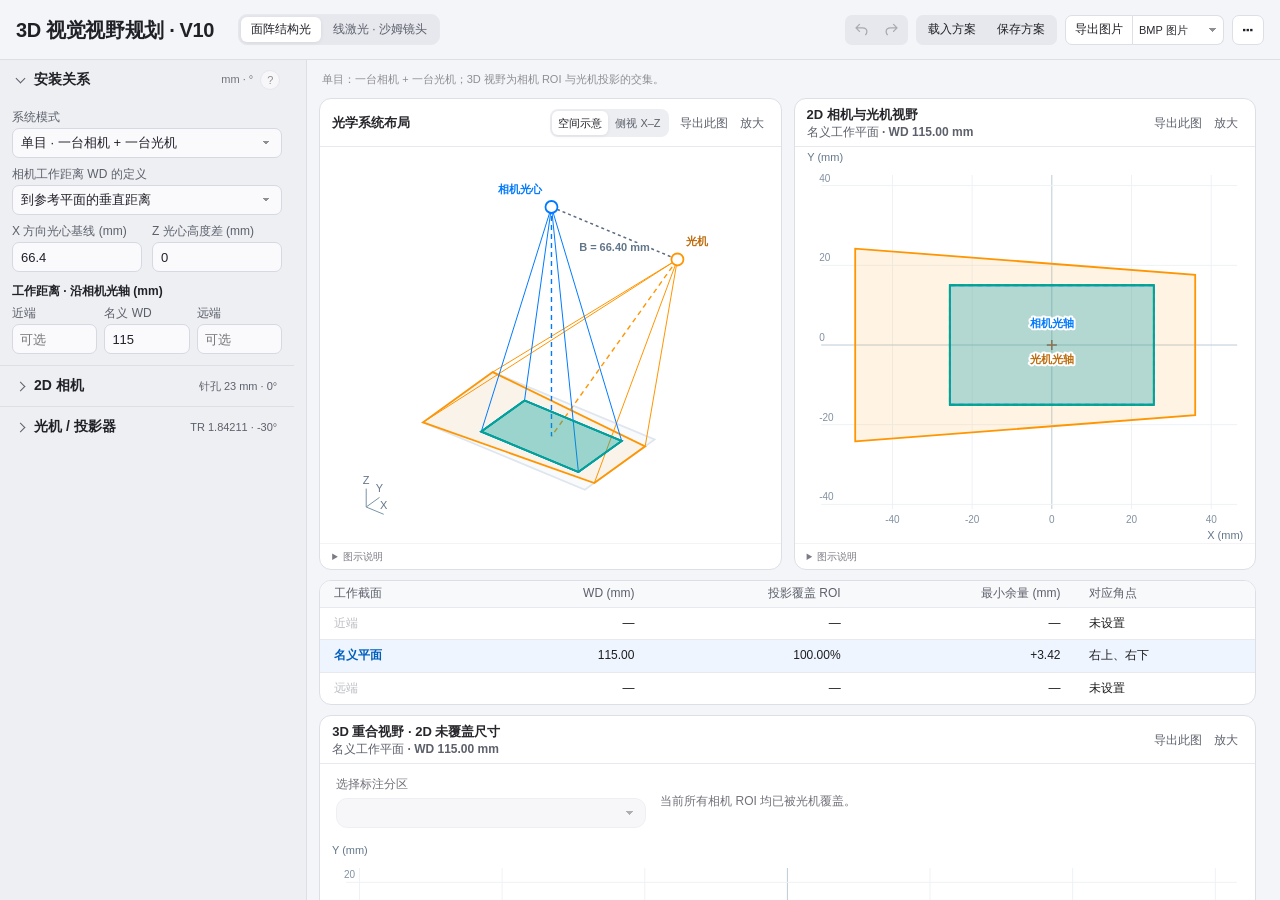
<file: index.html>
<!doctype html>
<html lang="zh-CN"><head><meta charset="utf-8"><meta name="viewport" content="width=device-width,initial-scale=1"><title>3D 视觉 · 光机与相机视野规划</title><style>
:root{font-family:Inter,"Segoe UI","Microsoft YaHei",sans-serif;color:#233149;background:#f1f4f8;font-size:14px;--c:#2475cf;--p:#e18a23;--o:#118675}*{box-sizing:border-box}body{margin:0}header{padding:24px 30px 20px;background:#142c43;color:white;display:flex;align-items:center;justify-content:space-between;gap:16px}h1{font-size:24px;font-weight:650;margin:0 0 8px}header p{margin:0;color:#b8c9d9;font-size:13px}.brand{color:#85dbc7;font-size:11px;letter-spacing:2px;margin-bottom:8px}.actions{display:flex;gap:8px;flex-wrap:wrap}button,.filelabel{cursor:pointer;border:1px solid #ced9e3;border-radius:7px;padding:8px 12px;background:white;color:#21374b;font:inherit;font-size:12px}button:hover,.filelabel:hover{background:#eaf2f8}button.primary{background:#137e70;color:white;border-color:#137e70}button:disabled{opacity:.45;cursor:default}main{display:grid;grid-template-columns:340px minmax(0,1fr);max-width:1800px;margin:auto;gap:18px;padding:20px}aside{display:flex;flex-direction:column;gap:12px}.panel{background:white;border:1px solid #dbe3ec;border-radius:10px;overflow:hidden}.phead{padding:14px 16px;border-bottom:1px solid #e9edf2;display:flex;align-items:center;justify-content:space-between;gap:8px}h2{font-size:15px;margin:0;font-weight:650}.body{padding:14px 16px}.small{font-size:12px;color:#65768b;line-height:1.65}.fields{display:grid;grid-template-columns:1fr 1fr;gap:12px}label{display:block;font-size:12px;color:#586a80}input,select{display:block;width:100%;min-width:0;margin-top:5px;border:1px solid #ccd7e1;border-radius:5px;padding:7px 9px;background:#fff;color:#1d3046;font:inherit;font-size:14px}input:focus,select:focus{outline:2px solid #79c6b8;outline-offset:1px}.wide{grid-column:1/-1}details{margin-top:12px}summary{cursor:pointer;color:#566c83;font-size:12px;padding:4px 0}details .fields{margin-top:10px}.device-title{border-left:3px solid var(--c);padding-left:8px}.projector-title{border-color:var(--p)}.content{min-width:0;display:flex;flex-direction:column;gap:16px}.plots{display:grid;grid-template-columns:1fr 1fr;gap:14px}.plot{width:100%;height:370px;display:block;touch-action:pan-y}.caption{padding:0 16px 12px;font-size:11px;line-height:1.65;color:#64768b}.legend{display:flex;gap:14px;flex-wrap:wrap;align-items:center;font-size:12px;color:#526b81}.legend span:before{content:'';display:inline-block;width:10px;height:10px;border-radius:2px;background:var(--c);margin-right:5px}.legend .proj:before{background:var(--p)}.legend .over:before{background:var(--o)}.legend .full:before{background:transparent;border:1px dashed var(--c)}.tabs{display:flex;gap:4px}.tabs button{padding:5px 8px;font-size:11px}.tabs button.active{background:#e0f3ef;border-color:#75b9ad;color:#126b5f}.plane-controls{display:grid;grid-template-columns:auto 140px minmax(0,1fr);align-items:center;gap:16px;padding:14px 16px}.plane-controls input{margin:0}.status{font-size:12px;color:#16786a;background:#eaf5f1;padding:11px 15px;border:1px solid #c7e5dc;border-radius:7px;line-height:1.7}.status.bad{color:#9b4325;background:#fff2e9;border-color:#efc6b5}.error{background:#fff0ee;border:1px solid #e6b2a7;border-radius:8px;padding:13px 16px;color:#9f3628}#error[hidden]{display:none}.table-wrap{overflow:auto}table{border-collapse:collapse;width:100%;font-size:12px;text-align:right}th,td{padding:11px 14px;border-bottom:1px solid #e9edf2;white-space:nowrap}th{font-weight:500;color:#65778c;background:#fafbfd}th:first-child,td:first-child{text-align:left}.details-grid{display:grid;grid-template-columns:1fr 1fr;gap:16px}.note{line-height:1.85;color:#586c81;font-size:12px}.note p{margin:8px 0}.note a{color:#2475cf}.bottom{padding:0 30px 24px;text-align:center;color:#789;font-size:11px}#toast{font-size:12px;color:#c7eee4}svg text{font-family:Inter,"Microsoft YaHei",sans-serif;font-size:11px;fill:#62768a}svg .tick{fill:#8291a2;font-size:10px}svg .annot{font-size:11px;font-weight:600;paint-order:stroke;stroke:white;stroke-width:4px;stroke-linejoin:round}svg .axis{stroke:#bfccd8;stroke-width:1}button:focus-visible,summary:focus-visible{outline:2px solid #167f70;outline-offset:2px}@media(min-width:1400px){.plot{height:420px}}@media(max-width:1100px){main{grid-template-columns:300px minmax(0,1fr)}.plots,.details-grid{grid-template-columns:1fr}}@media(max-width:760px){header{padding:20px;display:block}.actions{margin-top:16px}main{grid-template-columns:1fr;padding:12px}aside{order:1}.content{order:0}.plots{grid-template-columns:1fr}.plane-controls{grid-template-columns:auto 100px}.plane-controls>.small{grid-column:1/-1}.plot{height:340px}}@media print{#printParams{display:block!important;padding:14px;font-size:11px;line-height:1.8}header{background:white;color:#142c43}header p{color:#65768b}aside,.actions,.tabs{display:none}main{display:block;padding:0}.content{gap:10px}.plots{grid-template-columns:1fr 1fr}.plot{height:300px}.panel{break-inside:avoid}.bottom{display:none}}
#singleMag{margin-top:12px}[hidden]{display:none!important}#modelInfo{font-size:12px;line-height:1.7} 
.sensor-editor{padding:13px 12px;background:#f5f9fc;border:1px solid #dce7f0;border-radius:8px}.editor-heading{display:flex;align-items:center;justify-content:space-between;gap:8px;margin-bottom:11px;font-size:12px}.editor-heading>span{font-size:11px;color:#6f8296}.editor-heading button{font-size:11px;padding:5px 7px}.editor-hint{font-size:11px;color:#6b7e91;line-height:1.7;margin:9px 0 0}#sensorInfo{margin:9px 0 0;color:#26796d}#sensorInfo.sensor-warning{color:#a46322}
.roi-editor{margin-top:12px;padding:13px 12px;background:#fff;border:1px solid #dce7f0;border-radius:8px}.roi-editor .fields{margin-top:9px}.roi-editor button{font-size:11px;padding:5px 7px}.roi-editor>button{margin-top:9px} 
main{display:block;max-width:1800px}
.parameter-grid{display:grid;grid-template-columns:minmax(0,1fr);gap:14px}
.parameter-grid>.panel{min-width:0}
.install-panel>.body>.fields{grid-template-columns:repeat(3,minmax(0,1fr))}
.install-panel .fields>.wide{grid-column:auto}
.camera-panel #cameraFields>.fields{grid-template-columns:repeat(6,minmax(0,1fr))}
.camera-panel #cameraFields>.fields>label:first-child{grid-column:span 2}
.camera-panel #cameraFields>.fields>#originOffsetField{grid-column:span 2}
.camera-panel .sensor-editor .fields{grid-template-columns:repeat(5,minmax(0,1fr))}
.camera-panel .sensor-editor .fields>label:first-child{grid-column:auto}
.camera-panel .roi-editor .fields{grid-template-columns:repeat(4,minmax(0,1fr))}
.projector-panel #projectorFields>.fields{grid-template-columns:repeat(6,minmax(0,1fr))}
.projector-panel #projectorFields>.fields>.wide{grid-column:span 2}
.content{margin-top:16px}
@media(max-width:1000px){.parameter-grid{grid-template-columns:1fr}.camera-panel{grid-column:auto;grid-row:auto}.camera-panel #cameraFields>.fields{grid-template-columns:repeat(4,minmax(0,1fr))}.camera-panel .sensor-editor .fields{grid-template-columns:repeat(3,minmax(0,1fr))}.projector-panel #projectorFields>.fields{grid-template-columns:repeat(3,minmax(0,1fr))}.plots,.details-grid{grid-template-columns:1fr}}
@media(max-width:760px){.install-panel>.body>.fields{grid-template-columns:1fr}.camera-panel #cameraFields>.fields,.camera-panel .sensor-editor .fields,.camera-panel .roi-editor .fields,.projector-panel #projectorFields>.fields{grid-template-columns:1fr 1fr}.camera-panel #cameraFields>.fields>label:first-child,.camera-panel #cameraFields>.fields>#originOffsetField,.camera-panel .sensor-editor .fields>label:first-child,.projector-panel #projectorFields>.fields>.wide{grid-column:1/-1}}
@media print{.parameter-grid{display:none}.content{margin-top:0}}.parameter-grid{gap:8px}
.parameter-grid .phead{padding:8px 12px}
.parameter-grid h2{font-size:14px}
.parameter-grid .body{padding:9px 12px}
.parameter-grid .fields{gap:7px 10px}
.parameter-grid label{font-size:11px}
.parameter-grid input,.parameter-grid select{height:31px;margin-top:3px;padding:4px 7px;font-size:13px}
.parameter-grid .small{font-size:11px;line-height:1.4}
.parameter-grid details{margin-top:4px}
.parameter-grid summary{padding:2px 0;font-size:11px}
.parameter-grid .param-help p{margin:4px 0;line-height:1.4}
.parameter-grid .sensor-editor,.parameter-grid .roi-editor{padding:0;margin:0;background:transparent;border:0;border-radius:0}
.camera-panel .sensor-editor{padding-top:2px}
.camera-panel .roi-editor{border-top:1px solid #e7edf3;padding-top:8px}
.parameter-grid .editor-heading{margin-bottom:5px;font-size:11px}
.parameter-grid .editor-heading>span{font-size:10px}
.editor-actions{display:flex;gap:6px}
.parameter-grid .editor-actions button{padding:3px 7px;font-size:11px}
.parameter-grid #sensorInfo{margin:4px 0 0;font-size:11px}
.parameter-grid #roiSensorInfo{display:none}
.parameter-grid .roi-editor .fields{margin-top:0}
.parameter-grid #singleMag{margin-top:6px}
.parameter-grid #baselineInfo{margin:5px 0 0}
.parameter-grid #originOffsetField .small{font-size:10px}
@media(max-width:760px){.parameter-grid .phead{padding:9px 11px}.parameter-grid .body{padding:10px 11px}.parameter-grid .editor-heading{flex-wrap:wrap}}/* Controls use content-sized widths instead of stretching across equal columns. */
.parameter-grid .fields{display:flex;flex-wrap:wrap;align-items:flex-start;gap:7px 10px}
.parameter-grid .fields>label{flex:0 0 120px;min-width:0;max-width:100%}
.parameter-grid .fields>label:has(select){flex-basis:210px}
.parameter-grid .fields>label:has([data-path="camera.wd"]),.parameter-grid .fields>label:has([data-path="camera.magWD"]){flex-basis:145px}
.parameter-grid .fields>label:has([data-path="projector.tr"]){flex-basis:140px}
.parameter-grid #originOffsetField{flex-basis:175px}
.parameter-grid .fields>label:has([data-path="camera.yaw"]),.parameter-grid .fields>label:has([data-path="camera.roll"]),.parameter-grid .fields>label:has([data-path="projector.yaw"]),.parameter-grid .fields>label:has([data-path="projector.roll"]){flex-basis:95px}
.parameter-grid .fields>.sensor-editor,.parameter-grid .fields>.roi-editor{flex:0 0 100%;min-width:0}
.parameter-grid #singleMag:not([hidden]){display:contents}
.parameter-grid .editor-heading{justify-content:flex-start;gap:12px}
.parameter-grid .editor-actions{margin-left:8px}
@media(max-width:760px){.parameter-grid .fields>label{flex-basis:calc(50% - 5px)}.parameter-grid .fields>label:has(select),.parameter-grid #originOffsetField{flex-basis:100%}.parameter-grid .fields>label:has([data-path="camera.wd"]),.parameter-grid .fields>label:has([data-path="camera.magWD"]),.parameter-grid .fields>label:has([data-path="projector.tr"]),.parameter-grid .fields>label:has([data-path="camera.yaw"]),.parameter-grid .fields>label:has([data-path="camera.roll"]),.parameter-grid .fields>label:has([data-path="projector.yaw"]),.parameter-grid .fields>label:has([data-path="projector.roll"]){flex-basis:calc(50% - 5px)}}.parameter-grid .fields>.sensor-roi-row{flex:0 0 100%;display:flex;flex-wrap:wrap;align-items:flex-start;gap:8px 24px;min-width:0}
.sensor-roi-row>.sensor-editor{flex:0 1 640px;min-width:0}
.sensor-roi-row>.roi-editor{flex:0 1 510px;min-width:0}
.camera-panel .sensor-roi-row>.roi-editor{border:0;padding-top:2px}
.sensor-roi-row .editor-heading{min-height:25px}
@media(max-width:760px){.sensor-roi-row>.sensor-editor,.sensor-roi-row>.roi-editor{flex-basis:100%}}/* Independent parameter and results panes. */
body{height:100dvh;display:flex;flex-direction:column;overflow:hidden}
header{flex:none;padding:16px 20px}
main{flex:1;min-height:0;width:100%;max-width:none;margin:0;display:grid;grid-template-columns:370px minmax(0,1fr);gap:14px;padding:14px;overflow:hidden}
.parameter-grid{display:flex;flex-direction:column;gap:8px;height:100%;min-height:0;overflow-y:auto;overscroll-behavior:contain;scrollbar-gutter:stable;padding-right:4px}
.parameter-grid>.panel{flex:none}
.content{height:100%;min-height:0;margin-top:0;overflow-y:auto;overscroll-behavior:contain;scrollbar-gutter:stable;padding-right:4px}
.content>*{flex-shrink:0}
.parameter-grid .fields>label:has(input[data-path]){flex-basis:calc(50% - 5px)}
.parameter-grid .fields>label:has(select){flex-basis:100%}
.parameter-grid #originOffsetField{flex-basis:100%}
.sensor-roi-row>.sensor-editor,.sensor-roi-row>.roi-editor{flex-basis:100%}
.parameter-grid .editor-actions{align-items:center}
.bottom{display:none}
@media(max-width:1100px){main{grid-template-columns:330px minmax(0,1fr)}}
@media(max-width:760px){body{height:auto;display:block;overflow:auto}header{padding:16px}main{display:flex;flex-direction:column;overflow:visible;padding:12px}.parameter-grid{height:auto;max-height:none;overflow:visible;overscroll-behavior:auto;scrollbar-gutter:auto;padding-right:0;order:1}.content{height:auto;overflow:visible;padding-right:0;order:0}}
@media print{body{display:block;height:auto;overflow:visible}main{display:block;overflow:visible}.parameter-grid{display:none}.content{height:auto;overflow:visible}}.output-summary{padding:10px 16px 12px}
.output-summary .rect-size{font-size:22px;font-weight:650;color:#253a50}
.measure-grid{display:grid;grid-template-columns:repeat(2,minmax(0,1fr));gap:8px 14px}
.measure-cell{min-width:0}
.measure-cell span{display:block;font-size:11px;color:#62768a}
.measure-cell strong{font-size:18px;letter-spacing:0;margin:3px 0 0;font-weight:650}
.measure-cell small{font-size:11px;font-weight:400}
.frame-note{font-size:11px;line-height:1.65;color:#62768a;margin-top:7px}
.output-summary .measure-grid{grid-template-columns:repeat(4,minmax(0,1fr))}
.plot-export{font-size:11px;padding:5px 8px}
@media(max-width:760px){.output-summary .measure-grid{grid-template-columns:repeat(2,minmax(0,1fr))}}.parameter-grid input[readonly]{background:#f1f5f9;color:#62768a}.combined-summaries{display:grid;grid-template-columns:1fr;gap:4px}
.combined-summaries h3{font-size:12px;font-weight:600;margin:0;padding:8px 16px 0}
.camera-summary-title{color:#2475cf}.projector-summary-title{color:#bd6c0d}
.overlap-panel{grid-column:1/-1}
.cutout-table{margin-top:12px;border:1px solid #e6e1da;border-radius:6px;overflow:auto}
.cutout-table th,.cutout-table td{padding:9px 12px}
.cutout-title{font-size:12px;margin:14px 0 5px;color:#985743;font-weight:600}
@media(min-width:1700px){.combined-summaries{grid-template-columns:1fr 1fr}.combined-summaries .measure-grid{grid-template-columns:repeat(2,minmax(0,1fr))}}
@media(max-width:760px){.cutout-table th,.cutout-table td{padding:8px}}.layout-panel{display:flex;flex-direction:column}
.layout-panel>.phead,.layout-panel>.caption{flex:none}
/* Keep viewBox aspect ratio from feeding back into the stretched grid row height. */
.layout-panel>#layout{flex:1;min-height:370px;height:0;contain:size;min-width:0}
@media(min-width:1400px){.layout-panel>#layout{min-height:420px}}
@media(max-width:1100px){.layout-panel>#layout{flex:none;height:370px;min-height:0}}
@media(max-width:760px){.layout-panel>#layout{height:340px}}
@media print{.layout-panel>#layout{flex:none;min-height:0;height:300px}}.combined-panel{display:flex;flex-direction:column}
.combined-panel>.phead,.combined-panel>.plot,.combined-panel>.combined-summaries{flex:none}
.combined-panel>.caption{margin-top:auto;flex:none}.region-measures{white-space:normal;min-width:190px;max-width:440px;line-height:1.7}.region-controls{display:flex;align-items:center;gap:14px;padding:12px 16px;flex-wrap:wrap}
.region-controls label{flex:0 1 310px;max-width:100%;min-width:0}
.region-controls select{font-size:12px}
.region-controls .small{flex:1 1 220px}
.cutout-table tr.selected-region{background:#fff5e8}
.cutout-table [data-select-region]{background:transparent;border:0;padding:3px 0;font-size:12px;text-align:left;color:#254c6a}
.region-edge-labels .annot{font-size:12px}.overlap-measures{grid-template-columns:repeat(3,minmax(0,1fr));margin:8px 0}
.output-summary .overlap-measures{grid-template-columns:repeat(3,minmax(0,1fr))}
[hidden]{display:none!important}.right-title{border-color:#af52de}.right-summary-title{color:#af52de}.legend .right-eye:before{background:#af52de}.parameter-grid #singleMag2:not([hidden]){display:contents}.parameter-grid #originOffsetField2{flex-basis:100%}.stereo-mode .combined-summaries .measure-grid{grid-template-columns:repeat(2,minmax(0,1fr))}@media(min-width:1700px){.stereo-mode .combined-summaries{grid-template-columns:repeat(3,minmax(0,1fr))}}@media(max-width:760px){.plane-controls{grid-template-columns:auto 110px}.stereo-mode .combined-summaries{grid-template-columns:1fr}}
@media(min-width:1101px) and (max-width:1699px){.stereo-mode .combined-summaries{grid-template-columns:repeat(2,minmax(0,1fr))}.stereo-mode .combined-summaries>div:last-child{grid-column:1/-1}}.pixel-controls{display:flex;align-items:center;gap:10px;flex-wrap:wrap}.pixel-controls select{width:200px;margin:0;font-size:12px;padding:5px 7px}.pixel-cards{display:grid;grid-template-columns:repeat(auto-fit,minmax(250px,1fr));gap:10px}.pixel-card{min-width:0;padding:8px 10px;background:#f8fbfd;border-radius:6px;border-left:3px solid var(--c)}.pixel-card.camera2{border-color:#af52de}.pixel-card.projector{border-color:var(--p)}.pixel-heading{display:flex;justify-content:space-between;gap:8px;font-size:12px;margin-bottom:7px}.pixel-heading span{font-size:11px;color:#64768b}.pixel-values{font-size:14px;font-weight:600;color:#253a50}.pixel-values span{margin-right:14px}.pixel-card table{font-size:11px}.pixel-card th,.pixel-card td{padding:5px 4px}.pixel-card th{background:transparent}.pixel-card td:first-child{white-space:normal}.pixel-card small{font-weight:400;font-size:10px;color:#64768b}.pixel-note{margin:9px 0 0;font-size:11px;color:#62768a;line-height:1.6}@media(max-width:760px){.pixel-cards{grid-template-columns:1fr}.pixel-panel .phead{align-items:flex-start;flex-wrap:wrap}.pixel-controls select{width:190px}}/* V10: lightweight iOS-inspired surfaces, with the original layout and SVG renderer. */
:root{font-family:-apple-system,BlinkMacSystemFont,"Segoe UI","Microsoft YaHei",sans-serif;color:#1d1d1f;background:#f5f5f7;--c:#007aff;--p:#ff9500;--o:#00a68a;-webkit-font-smoothing:antialiased;font-variant-numeric:tabular-nums}
body{background:radial-gradient(ellipse at 12% 0,#eaf2ff70,transparent 55%),#f5f5f7}
header{background:#ffffffd9;color:#1d1d1f;border-bottom:1px solid #e5e5ea;backdrop-filter:blur(18px);-webkit-backdrop-filter:blur(18px);padding:17px 22px;gap:20px}
h1{font-size:25px;letter-spacing:-.8px;font-weight:680;margin-bottom:5px}header p{color:#73737c;font-size:12px}.brand{color:#007aff;font-weight:650;font-size:10px;letter-spacing:2px;margin-bottom:7px}#toast{color:#6e6e73;margin-top:4px;font-size:11px}.actions{gap:7px}
button,.filelabel{border:1px solid transparent;border-radius:999px;background:#f0f1f5;color:#3a3a3c;padding:8px 13px;transition:background .15s,box-shadow .15s,transform .12s;font-size:12px}button:hover,.filelabel:hover{background:#e8ebf1;box-shadow:0 2px 6px #1d1d1f08}button:active,.filelabel:active{transform:scale(.98)}#save,button.primary{background:#007aff;color:#fff}#save:hover,button.primary:hover{background:#0068df}button:disabled{opacity:.4;transform:none;box-shadow:none}
main{gap:15px;padding:15px}.parameter-grid{gap:10px}.content{gap:14px}.panel{border:1px solid #e5e5ea;border-radius:21px;background:#fff;box-shadow:0 3px 14px #1d1d1f04}.parameter-grid .panel{border-radius:19px;box-shadow:0 2px 8px #1d1d1f03}.phead{border-bottom:1px solid #f0f0f4;padding:13px 16px}.parameter-grid .phead{padding:10px 13px}h2{font-size:14px;font-weight:650;color:#26262b}.parameter-grid h2{font-size:13px}.parameter-grid .body{padding:10px 13px 12px}.device-title{border-radius:2px}.small,label,.caption,.frame-note,.note{color:#71717a}
input,select{border:1px solid #e9e9ef;border-radius:11px;background:#f5f5f9;color:#292930;box-shadow:none;transition:border-color .15s,box-shadow .15s,background .15s}input:focus,select:focus{outline:0;background:#fff;border-color:#007aff;box-shadow:0 0 0 3px #007aff16}.parameter-grid input,.parameter-grid select{height:32px;padding:5px 8px;font-size:12px}.parameter-grid select{padding-right:24px}select{appearance:none;background-image:linear-gradient(45deg,transparent 50%,#8e8e93 50%),linear-gradient(135deg,#8e8e93 50%,transparent 50%);background-position:calc(100% - 15px) 50%,calc(100% - 11px) 50%;background-size:4px 4px;background-repeat:no-repeat;padding-right:26px}.parameter-grid input[readonly]{background:#ededf3;color:#8e8e93}input::-webkit-inner-spin-button{opacity:.45}details{border-radius:10px}summary{color:#7b7b85}.parameter-grid .editor-actions button{border-radius:9px;padding:4px 8px;background:#edf4ff;color:#007aff}.parameter-grid .editor-heading{color:#43434b}.measure-cell span,.frame-note{color:#7b7b86}.measure-cell strong{color:#292930}.plane-controls{padding:13px 16px}.plane-controls input{border-radius:11px}.status{border-radius:15px;background:#eaf8f3;border:1px solid #d6eee4;color:#298368;font-size:11px}.status.bad{background:#fff4e8;border-color:#f5dfc4;color:#ad6226}.error{border-radius:15px}.legend{gap:13px;font-size:11px;color:#7b7b85;padding:0 3px}.legend span:before{border-radius:3px}
.tabs{background:#f0f0f5;border-radius:11px;padding:3px;gap:2px}.tabs button{border:0;border-radius:8px;background:transparent;padding:5px 8px;font-size:11px;color:#7b7b84}.tabs button.active{background:#fff;color:#1d1d1f;box-shadow:0 1px 4px #00000012}.plot-export{background:#f3f5f9;color:#007aff;border-radius:9px;border:0;font-size:11px}.tabs .plot-export{color:#007aff}.output-summary{padding:10px 16px 13px}.output-summary .rect-size{letter-spacing:-.5px}.region-controls select{border-radius:11px}.cutout-table{border-radius:13px;border-color:#ededf2}.cutout-table th{background:#f8f8fb}.cutout-table td,.cutout-table th{border-color:#f0f0f4}tr.selected-region{background:#fff8ed}.pixel-controls select{border-radius:10px;padding:6px 26px 6px 10px;width:195px}.pixel-card{border-radius:14px;background:#f7faff;border:1px solid #e9eff8;padding:9px 11px}.pixel-card.camera2{background:#fbf8ff;border-color:#eee8f7}.pixel-card.projector{background:#fffaf3;border-color:#f7eddc}.pixel-card table th{color:#8e8e98}.pixel-card table td{color:#454550;border-color:#eceef4}.pixel-note{color:#8a8a94}.pixel-heading strong{font-weight:650}.pixel-heading span{color:#92929d}.pixel-values{color:#292930}.parameter-grid::-webkit-scrollbar,.content::-webkit-scrollbar{width:8px}.parameter-grid::-webkit-scrollbar-thumb,.content::-webkit-scrollbar-thumb{background:#c9cbd3;border:2px solid #f5f5f7;border-radius:8px}.parameter-grid::-webkit-scrollbar-track,.content::-webkit-scrollbar-track{background:transparent}button:focus-visible,.filelabel:focus-within,summary:focus-visible{outline:2px solid #007aff;outline-offset:3px}
@media(max-width:1100px){h1{font-size:23px}.actions button,.actions .filelabel{padding:7px 11px}header{gap:14px}}@media(max-width:760px){header{padding:17px 16px}h1{font-size:23px}main{padding:12px}.panel{border-radius:18px}.actions{gap:6px}.actions button,.actions .filelabel{font-size:11px;padding:8px 11px}.pixel-controls{gap:8px}.pixel-controls select{width:190px}}
@media(prefers-reduced-motion:reduce){button,.filelabel,input,select{transition:none}button:active,.filelabel:active{transform:none}}@media print{header{background:#fff;color:#1d1d1f;backdrop-filter:none}.panel{box-shadow:none;border-radius:12px}body{background:#fff}.pixel-card{break-inside:avoid}}
.parameter-grid #originOffsetField,.parameter-grid #originOffsetField2{flex-basis:calc(50% - 5px)}.parameter-grid #originOffsetField .small,.parameter-grid #originOffsetField2 .small{font-size:10px}.actions #imageFormat{width:110px;height:32px;margin:0;border:0;border-radius:999px;padding:6px 24px 6px 12px;background-color:#f0f1f5;font-size:12px}/* V10 tools retain the existing rendering and iOS surfaces. */
.v10-history{display:flex;gap:5px;align-items:center}.v10-history button{padding:7px 10px}.plot-zoom{padding:5px 9px;font-size:11px;color:#007aff;background:#f3f5f9;border:0;border-radius:9px;flex:none}.plots .phead{flex-wrap:wrap}.plots .phead h2{flex:1}.plot-zoom[hidden]{display:none}
#plotDialog{width:calc(100vw - 32px);height:calc(100dvh - 32px);max-width:none;max-height:none;margin:auto;padding:0;border:1px solid #e5e5ea;border-radius:20px;background:#f5f5f7;color:#292930;overflow:hidden}#plotDialog[open]{display:flex;flex-direction:column}#plotDialog::backdrop{background:#1c243d66;backdrop-filter:blur(4px)}.plot-dialog-head{display:flex;align-items:center;justify-content:space-between;gap:12px;padding:12px 18px;flex:none}#plotDialogBody{overflow:auto;flex:1;min-height:0;padding:0 12px 12px}#plotDialogBody>.panel{min-height:100%;width:100%}.expanded-plot .plot{height:clamp(320px,62dvh,1000px);flex:none;min-height:0}.expanded-plot.layout-panel>#layout{flex:1;min-height:clamp(320px,65dvh,1200px);height:0}.expanded-plot .combined-summaries{grid-template-columns:repeat(auto-fit,minmax(260px,1fr))}.expanded-plot .combined-summaries>div:last-child{grid-column:auto}.expanded-plot .phead{flex-wrap:wrap;justify-content:flex-end}.expanded-plot>.phead>h2{display:none}@media(max-width:1100px){.v10-history{flex-wrap:wrap}#plotDialog .output-summary .measure-grid{grid-template-columns:repeat(2,minmax(0,1fr))}}@media print{.v10-history,.plot-zoom{display:none}#plotDialog[open]{position:static;width:100%;height:auto;border:0}.plot-dialog-head{display:none}}.clearance-block{margin-top:10px;padding:10px 11px;background:#f4faf7;border:1px solid #e0eee6;border-radius:12px}.clearance-heading{display:flex;flex-wrap:wrap;justify-content:space-between;gap:6px;font-size:11px;color:#298368}.clearance-heading small{font-size:10px;font-weight:400}.clearance-heading>span{font-weight:650}.clearance-grid{display:grid;grid-template-columns:repeat(2,minmax(0,1fr));gap:7px 14px;margin-top:8px}.clearance-grid>div{display:flex;flex-wrap:wrap;justify-content:space-between;gap:4px;align-items:baseline}.clearance-grid span{font-size:11px;color:#71717a}.clearance-grid strong{font-size:15px;font-weight:650;color:#292930}.clearance-note{font-size:10px;color:#81818b;line-height:1.6;margin-top:7px}.clearance-compact{margin-top:8px;font-size:11px;color:#298368;line-height:1.6}.clearance-compact.overflow{color:#a26832}
/* Margin values share the white summary surface; hidden values retain their space. */
.combined-panel>.combined-summaries,.stereo-mode .combined-panel>.combined-summaries{grid-template-columns:repeat(auto-fit,minmax(min(100%,440px),1fr))}.combined-panel>.combined-summaries>div:last-child,.stereo-mode .combined-panel>.combined-summaries>div:last-child{grid-column:auto}.camera-summary-row{display:grid;grid-template-columns:minmax(0,1fr) 176px;gap:24px;align-items:start}.camera-main-info{min-width:0}.camera-main-info .measure-grid{grid-template-columns:repeat(2,minmax(0,1fr))}.clearance-slot{min-width:0;min-height:126px}.clearance-slot .clearance-block{margin:0;padding:0;background:transparent;border:0;border-radius:0}.clearance-slot .clearance-heading{display:flex;align-items:baseline;justify-content:flex-start;gap:6px;font-size:11px;font-weight:500;line-height:16px;color:#71717a}.clearance-slot .clearance-heading small{font-size:10px;font-weight:400;color:#8e8e93}.clearance-slot .clearance-grid{gap:9px 20px;margin-top:10px}.clearance-slot .clearance-grid>div{display:block;min-width:0}.clearance-slot .clearance-grid span{display:block;font-size:11px;line-height:15px;color:#8e8e93}.clearance-slot .clearance-grid strong{display:block;margin-top:2px;font-size:16px;line-height:20px;letter-spacing:-.2px;font-weight:600;color:#3a3a3c;font-variant-numeric:tabular-nums}.clearance-min{display:flex;align-items:baseline;gap:12px;margin-top:12px;font-size:11px;line-height:16px}.clearance-min span{color:#8e8e93}.clearance-min strong{font-size:12px;font-weight:600;color:#298368;font-variant-numeric:tabular-nums}.clearance-slot .clearance-compact{margin:0;padding:0;border:0;background:transparent;color:#a26832;font-size:12px;line-height:1.7}.clearance-slot .clearance-compact span{display:block;margin-top:5px;font-size:11px;color:#8e8e93}

/* Two complete columns share the same header, body and bottom boundaries. */
.camera-summary-row{padding:8px 16px 13px;align-items:stretch}.camera-column{display:grid;grid-template-rows:16px minmax(112px,1fr);row-gap:10px;min-width:0}.camera-summary-row .camera-column>h3{padding:0;margin:0;font-size:12px;font-weight:600;line-height:16px;min-height:16px}.camera-summary-row .clearance-title{color:#71717a}.clearance-title small{font-size:10px;font-weight:400;color:#8e8e93}.camera-summary-row .camera-column>.output-summary{padding:0}.camera-main-info{display:flex;flex-direction:column;min-height:112px}.camera-main-info>.rect-size{line-height:28px}.camera-main-info>.frame-note:last-child{margin-top:auto;padding-top:8px}.clearance-slot{min-height:112px}.clearance-slot .clearance-block{height:100%;display:flex;flex-direction:column}.clearance-slot .clearance-grid{margin-top:0;flex:none}.clearance-min{margin-top:auto;padding-top:8px;line-height:18.15px;flex:none}.clearance-min strong{font-size:11px;line-height:18.15px}.clearance-min span{line-height:18.15px}
.clearance-slot .clearance-outside>span,.clearance-slot .clearance-outside>strong{color:#b66a27}.clearance-slot .clearance-grid>div>span{white-space:nowrap}.product-selector{display:flex;width:max-content;max-width:100%;gap:3px;padding:3px;margin-top:12px;background:#eeeef3;border-radius:12px}.product-selector button{font-size:12px;padding:6px 12px;border:0;border-radius:9px;background:transparent;color:#7b7b85}.product-selector button:focus{outline:none}.product-selector[data-keyboard-focus="true"] button:focus-visible{outline:2px solid #007aff;outline-offset:-3px}.product-selector button[aria-pressed="true"]{background:#fff;color:#1d1d1f;box-shadow:0 1px 4px #00000012}.line-mode header .structured-actions{display:none!important}.line-actions{gap:6px;align-items:center}.line-actions select{width:110px;height:32px;margin:0;border:0;border-radius:999px;background-color:#f0f1f5;font-size:12px}.line-parameters .fields>label{flex:0 0 calc(50% - 5px)}.line-parameters .phead h2{font-size:13px}.line-parameters .phead .small{font-size:10px}.line-link-note{margin:8px 0 0;line-height:1.6!important}.laser-plots{display:grid;grid-template-columns:minmax(0,1fr) minmax(0,1fr);gap:14px}.laser-panel{display:grid;grid-template-rows:auto 420px minmax(164px,1fr);min-width:0}.laser-panel .phead{min-height:50px;flex-wrap:wrap;padding:11px 14px}.laser-panel h2{font-size:14px}.line-plot-actions{display:flex;gap:5px}.line-plot-actions button{border:0;background:#f3f5f9;color:#007aff;border-radius:9px;font-size:11px;padding:5px 8px}.line-plot{display:block;width:100%;height:420px;contain:size;min-width:0;touch-action:pan-y}.laser-info{padding:11px 16px 13px;min-width:0;display:flex;flex-direction:column;justify-content:space-between;gap:9px}.line-dimension-grid{display:grid;grid-template-columns:repeat(3,minmax(0,1fr));gap:15px 10px}.line-install-grid{display:grid;grid-template-columns:repeat(2,minmax(0,1fr));gap:15px 14px}.laser-info span{display:block;font-size:11px;color:#8e8e93}.laser-info strong{display:block;font-size:19px;line-height:1.4;font-weight:650;color:#292930;font-variant-numeric:tabular-nums}.laser-info strong small{font-size:10px;font-weight:400}.laser-info p{margin:0;font-size:10px;line-height:1.7}.line-sum-note{display:flex;align-items:center;font-size:10px;line-height:1.6;color:#8e8e93}.line-model-note{font-size:11px;margin:0 3px;line-height:1.75}.line-dialog{width:calc(100vw - 32px);height:calc(100dvh - 32px);max-width:none;max-height:none;margin:auto;padding:0;border:1px solid #e5e5ea;border-radius:20px;background:#f5f5f7;color:#292930;overflow:hidden}.line-dialog[open]{display:flex;flex-direction:column}.line-dialog::backdrop{background:#1c243d66;backdrop-filter:blur(4px)}#lineDialogBody{overflow:auto;flex:1;min-height:0;padding:0 12px 12px}.line-expanded{width:100%;min-height:100%;grid-template-rows:auto minmax(420px,1fr) auto}.line-expanded .line-plot{height:100%;min-height:420px}.line-expanded .phead h2{display:none}.line-expanded .phead{justify-content:flex-end}.line-expanded .laser-info{min-height:145px}@media(max-width:1100px){.laser-plots{grid-template-columns:1fr}.laser-panel{grid-template-rows:auto 380px auto}.line-plot{height:380px}.laser-info{min-height:160px}}@media(max-width:760px){.product-selector{flex-wrap:wrap}.line-dimension-grid{grid-template-columns:repeat(2,minmax(0,1fr))}.laser-panel{grid-template-rows:auto 360px auto}.line-plot{height:360px}.line-dialog .line-plot{min-height:360px}.line-parameters{max-height:none}}@media print{.product-selector,.line-actions,.line-plot-actions{display:none!important}.line-mode #structuredMain{display:none}.line-mode #lineMain{display:block}.line-mode .line-parameters{display:none}.line-mode .line-content{display:block}.laser-plots{grid-template-columns:1fr 1fr}.laser-panel{break-inside:avoid;grid-template-rows:auto 320px auto}.line-plot{height:320px}}.line-parameters .fields>label.wide{flex-basis:100%}.line-parameters select{width:100%}.line-sampling-panel .phead{padding:11px 16px}.line-sampling-panel h2{font-size:14px}.line-sampling{display:grid;grid-template-columns:repeat(3,minmax(0,1fr));gap:18px;padding:12px 16px 10px}.line-sample{min-width:0}.line-sample h3{font-size:12px;font-weight:600;color:#292930;margin:0 0 8px}.line-sample>div{display:flex;align-items:baseline;gap:10px;flex-wrap:wrap;line-height:1.75}.line-sample span{font-size:11px;color:#8e8e93}.line-sample strong{font-size:14px;font-weight:600;color:#3a3a3c;font-variant-numeric:tabular-nums}.line-sampling-panel .caption{font-size:10px}@media(max-width:900px){.line-sampling{gap:10px}.line-sample>div{gap:6px}.line-sample strong{font-size:13px}}@media(max-width:760px){.line-sampling{grid-template-columns:1fr;gap:14px}.line-sample>div{display:inline-flex;margin-right:18px}}</style><style>
/* V10 desktop styling. Apply to the application shell and controls, not SVG plots. */
:root {
  --workbench-bg: #f4f5f8;
  --workbench-sidebar: #eeeff3;
  --workbench-surface: #fff;
  --workbench-divider: #dcdfe6;
  --workbench-quiet-divider: #e7e9ee;
  --workbench-text: #202127;
  --workbench-secondary: #5c606b;
  --workbench-accent: #007aff;
  --workbench-control-radius: 7px;
  --workbench-panel-radius: 12px;
  --workbench-control-height: 30px;
  --workbench-gap: 12px;
  --workbench-sidebar-width: clamp(280px, 24vw, 370px);
}

body { background: var(--workbench-bg); }
body header.fov-toolbar {
  display: grid;
  grid-template-columns: 208px auto minmax(0, 1fr);
  align-items: center;
  min-height: 60px;
  padding: 10px 16px;
  gap: 6px 14px;
  color: var(--workbench-text);
  background: var(--workbench-bg);
  border-bottom: 1px solid var(--workbench-divider);
  backdrop-filter: none;
  position: relative;
  z-index: 2;
}
.fov-toolbar > div { min-width: 0; }
.fov-toolbar .brand, .fov-toolbar p { display: none; }
.fov-toolbar h1 { margin: 0; font-size: 20px; font-weight: 650; line-height: 26px; letter-spacing: -.35px; }
.fov-toolbar .product-selector {
  margin: 0;
  padding: 2px;
  gap: 2px;
  flex-wrap: nowrap;
  border: 1px solid var(--workbench-quiet-divider);
  border-radius: 9px;
  background: #e7e8ee;
}
.fov-toolbar .product-selector button {
  flex: 1 0 auto;
  padding: 4px 10px;
  border-radius: 6px;
  font-size: 12px;
  line-height: 17px;
  white-space: nowrap;
  color: var(--workbench-secondary);
}
.fov-toolbar .product-selector button[aria-pressed="true"] { color: var(--workbench-text); }
.header-toolbar-slot { position: relative; min-width: 0; width: 100%; }
.header-toolbar-slot > .actions {
  width: 100%;
  margin: 0;
  gap: 5px;
  align-items: center;
  justify-content: flex-end;
}
.fov-toolbar .header-toolbar-slot > .actions { column-gap: 8px; }
.line-mode header .structured-actions { display: none !important; }
header.toolbar-measuring .header-toolbar-slot > .actions {
  display: flex !important;
  position: absolute;
  top: 0;
  left: 0;
  visibility: hidden !important;
}
.fov-toolbar .actions button, .fov-toolbar .filelabel, .toolbar-more > summary {
  height: var(--workbench-control-height);
  padding: 0 9px;
  display: inline-flex;
  align-items: center;
  justify-content: center;
  white-space: nowrap;
  font-size: 12px;
  border: 1px solid var(--workbench-divider);
  border-radius: var(--workbench-control-radius);
  background: var(--workbench-surface);
  color: var(--workbench-text);
}
.fov-toolbar .actions button:not(:disabled):hover, .fov-toolbar .filelabel:hover, .toolbar-more > summary:hover {
  background: #ebedf2;
  box-shadow: none;
}
.fov-toolbar .toolbar-pair {
  display: inline-flex;
  align-items: center;
  gap: 1px;
  padding: 2px;
  border-radius: var(--workbench-control-radius);
  background: #e7e8ed;
}
.fov-toolbar .toolbar-pair :is(button,.filelabel) {
  height: calc(var(--workbench-control-height) - 4px);
  padding: 0 10px;
  border: 0;
  border-radius: calc(var(--workbench-control-radius) - 2px);
  color: var(--workbench-text);
  background: transparent;
  box-shadow: none;
}
.fov-toolbar .toolbar-pair :is(#save,#lineSave) { color: var(--workbench-text); background: transparent; }
.fov-toolbar .toolbar-pair :is(button,.filelabel,#save,#lineSave):not(:disabled):hover { background: var(--workbench-surface); }
.fov-toolbar .toolbar-pair button:disabled { color: var(--workbench-secondary); opacity: .45; }
.fov-toolbar .toolbar-pair.toolbar-history button { width: 29px; padding: 0; }
.fov-toolbar .toolbar-redo svg { transform: scaleX(-1); }
.fov-toolbar .toolbar-pair :is(button,.filelabel):focus-visible { outline: 2px solid var(--workbench-accent); outline-offset: -1px; }
@media (forced-colors: active) {
  .fov-toolbar .toolbar-pair { outline: 1px solid ButtonText; }
  .fov-toolbar .toolbar-pair button:disabled { color: GrayText; opacity: 1; }
}
.fov-toolbar .filelabel:focus-visible, .toolbar-more > summary:focus-visible { outline: 2px solid var(--workbench-accent); outline-offset: 1px; }
.toolbar-export-group { display: inline-flex; align-items: center; }
.fov-toolbar .toolbar-export-group > button { border-radius: var(--workbench-control-radius) 0 0 var(--workbench-control-radius); }
.fov-toolbar .toolbar-export-group :is(#imageFormat, #lineFormat) {
  width: 91px;
  height: var(--workbench-control-height);
  margin: 0;
  padding: 0 16px 0 6px;
  border: 1px solid var(--workbench-divider);
  border-left: 0;
  border-radius: 0 var(--workbench-control-radius) var(--workbench-control-radius) 0;
  font-size: 11px;
  background-color: var(--workbench-surface);
  background-position: calc(100% - 10px) 50%, calc(100% - 6px) 50%;
}
/* Keep the current format visible as a compact BMP/SVG selector. */
.toolbar-more { position: relative; margin: 0; }
.toolbar-more > summary { width: 32px; padding: 0; font-size: 19px; line-height: 1; }
.toolbar-more > summary::-webkit-details-marker { display: none; }
.toolbar-more[open] > summary { background: #e7e8ee; }
.toolbar-more-items {
  position: absolute;
  inset: calc(100% + 5px) 0 auto auto;
  z-index: 1;
  display: grid;
  min-width: 132px;
  padding: 4px;
  gap: 2px;
  background: var(--workbench-surface);
  border: 1px solid var(--workbench-divider);
  border-radius: 9px;
  box-shadow: 0 4px 14px #2021271a;
}
.toolbar-more.align-start .toolbar-more-items { inset-inline: 0 auto; }
.fov-toolbar .toolbar-more-items > button { justify-content: flex-start; border: 0; padding-inline: 8px; }
.fov-toolbar #toast {
  position: absolute;
  inset: calc(100% + 10px) 20px auto auto;
  max-width: min(34vw, 440px);
  margin: 0;
  line-height: 18px;
  font-size: 11px;
  color: var(--workbench-secondary);
  white-space: nowrap;
  overflow: hidden;
  text-overflow: ellipsis;
  pointer-events: none;
}
.fov-toolbar #toast:empty { display: none; }
body:has(.fov-toolbar #toast:not(:empty)) #structuredMain .content > #modelInfo,
body:has(.fov-toolbar #toast:not(:empty)) #lineMain .content > #lineStatus:not(.bad) { padding-inline-end: min(35vw, 450px); }

#structuredMain, #lineMain { gap: var(--workbench-gap); }
:is(#structuredMain, #lineMain) .content .panel {
  border-color: var(--workbench-divider);
  border-radius: var(--workbench-panel-radius);
  box-shadow: none;
}
:is(#structuredMain, #lineMain) .content .phead { border-color: var(--workbench-quiet-divider); }
:is(#structuredMain, #lineMain) > .parameter-grid {
  gap: 0;
  background: var(--workbench-sidebar);
}
:is(#structuredMain, #lineMain) > .parameter-grid > .panel {
  background: transparent;
  border: 0;
  border-radius: 0;
  box-shadow: none;
}
:is(#structuredMain, #lineMain) > .parameter-grid > .panel:not([hidden]) ~ .panel { border-top: 1px solid var(--workbench-divider); }
:is(#structuredMain, #lineMain) .parameter-grid .phead {
  min-height: 38px;
  padding: 7px 14px 4px;
  border: 0;
  gap: 6px;
  flex-wrap: nowrap;
}
:is(#structuredMain, #lineMain) .parameter-grid .phead h2 { color: var(--workbench-text); font-size: 14px; white-space: nowrap; }
:is(#structuredMain, #lineMain) .parameter-grid .phead > .small {
  min-width: 0; white-space: nowrap; overflow: hidden; text-overflow: ellipsis;
}
#structuredMain .parameter-grid .device-title { border: 0; padding-left: 0; }
:is(#structuredMain, #lineMain) .parameter-grid .body { padding: 3px 14px 12px; }
:is(#structuredMain, #lineMain) .parameter-grid label { color: var(--workbench-secondary); font-size: 12px; line-height: 16px; }
:is(#structuredMain, #lineMain) .parameter-grid :is(input, select) {
  height: var(--workbench-control-height);
  color: var(--workbench-text);
  font-size: 13px;
  font-variant-numeric: tabular-nums;
  background-color: #fafafd;
  border-color: #d6d9e2;
  border-radius: var(--workbench-control-radius);
}
/* Retain native stepping and its hit area on mouse, keyboard and touch. */
/* Active values share the disclosure heading while the fields are collapsed. */
.parameter-grid .pose-summary:not(:empty) {
  margin-inline-start: 6px;
  color: var(--workbench-secondary);
  font-variant-numeric: tabular-nums;
  overflow-wrap: anywhere;
}
.parameter-grid details[open] > summary .pose-summary { display: none; }
.parameter-grid input[type="number"]::-webkit-inner-spin-button { opacity: 1; }
@media (hover: hover) and (pointer: fine) and (forced-colors: none) {
  .parameter-grid label:not(:hover):not(:focus-within) input[type="number"]::-webkit-inner-spin-button { opacity: 0; }
}
:is(#structuredMain, #lineMain) .parameter-grid input[readonly] { background: #e8eaf0; color: var(--workbench-secondary); }
:is(#structuredMain, #lineMain) .parameter-grid :is(input, select):focus {
  background-color: var(--workbench-surface);
  border-color: var(--workbench-accent);
}
:is(#structuredMain, #lineMain) .parameter-grid button:not(.parameter-help-trigger) {
  border: 1px solid var(--workbench-divider);
  border-radius: var(--workbench-control-radius);
  background: var(--workbench-surface);
  color: var(--workbench-secondary);
}
:is(#structuredMain, #lineMain) .parameter-grid button:not(.parameter-help-trigger):hover { background: #e7e9f0; }
:is(#structuredMain, #lineMain) .parameter-grid .parameter-notes { border-color: var(--workbench-divider); color: var(--workbench-secondary); }

@media (min-width: 761px) {
  #structuredMain, #lineMain {
    grid-template-columns: var(--workbench-sidebar-width) minmax(0, 1fr);
    padding: 0 12px 0 0;
  }
  :is(#structuredMain, #lineMain) > .parameter-grid { border-right: 1px solid var(--workbench-divider); }
  :is(#structuredMain, #lineMain) > .content { padding-top: 10px; padding-bottom: 12px; }
}
@media (min-width: 761px) and (max-width: 1000px) { :root { --workbench-sidebar-width: 260px; } }
@media (max-width: 940px) {
  body header.fov-toolbar { grid-template-columns: 208px minmax(0, 1fr); }
  .fov-toolbar > div:last-child { grid-column: 1 / -1; }
}
@media (max-width: 760px) {
  #structuredMain, #lineMain { padding: 10px; }
  .fov-toolbar .actions { justify-content: flex-start; }
  .fov-toolbar #toast { inset-block-start: calc(100% + 8px); max-width: 46vw; inset-inline-end: 13px; }
  :is(#structuredMain, #lineMain) > .parameter-grid { border: 1px solid var(--workbench-divider); border-radius: var(--workbench-panel-radius); }
}
@media (max-width: 500px) {
  body header.fov-toolbar { grid-template-columns: minmax(0, 1fr); padding: 8px 10px; gap: 7px; }
  .fov-toolbar h1 { font-size: 18px; line-height: 23px; }
  .toolbar-more-items { max-width: calc(100vw - 20px); }
}
@media print {
  body header.fov-toolbar { display: block; min-height: 0; padding: 0 0 10px; color: #000; background: white; }
  .fov-toolbar p { display: block; }
  .fov-toolbar .header-toolbar-slot, .fov-toolbar #toast, .fov-toolbar .product-selector { display: none !important; }
}

/* Each camera compares its three depth-of-field models in one table. */
.dof-panel .phead { padding: 10px 14px; }
.dof-panel .body { padding: 10px 14px 12px; }
.dof-group + .dof-group { margin-top: 14px; padding-top: 12px; border-top: 1px solid var(--workbench-quiet-divider); }
.dof-group-head { display: flex; flex-wrap: wrap; align-items: baseline; gap: 3px 12px; margin-bottom: 7px; }
.dof-group-head h3 { margin: 0; color: var(--workbench-text); font-size: 13px; }
.dof-controls { display: flex; flex-wrap: wrap; gap: 7px 10px; }
.dof-input { flex: 1 1 95px; min-width: 70px; max-width: 160px; }
.dof-input-pair { display: grid; flex: 1 1 166px; min-width: 156px; max-width: 225px; grid-template-columns: minmax(0, 1fr) 94px; align-content: end; column-gap: 5px; }
.dof-input-pair > label { grid-column: 1 / -1; }
.dof-controls label { font-size: 11px; }
.dof-input-pair > select { padding-inline: 7px 23px; }
.dof-controls input, .dof-controls select { height: var(--workbench-control-height); margin-top: 3px; padding-block: 4px; font-size: 12px; border-radius: var(--workbench-control-radius); }
.dof-controls input[readonly] { background: #eeeff3; }
.dof-datum, .dof-error, .dof-note { margin: 7px 0; font-size: 11px; }
.dof-error { color: #a13e26; }
.dof-results { max-width: 100%; overflow-x: auto; }
.dof-results table { width: 100%; border-collapse: collapse; color: var(--workbench-text); font-size: 12px; font-variant-numeric: tabular-nums; }
.dof-results th, .dof-results td { padding: 5px 10px; border-bottom: 1px solid var(--workbench-quiet-divider); text-align: end; }
.dof-results th:first-child { text-align: start; }
.dof-results thead th { width: 25%; background: #f7f8fa; color: var(--workbench-text); font-weight: 600; white-space: normal; }
.dof-results thead small { display: block; color: var(--workbench-secondary); font-size: 11px; font-weight: 400; }
.dof-results tbody th { background: transparent; color: var(--workbench-secondary); font-weight: 400; white-space: normal; }
.dof-results td { white-space: nowrap; }
.dof-results .dof-total > * { border-block: 1px solid var(--workbench-divider); background: #f7f8fa; color: var(--workbench-text); font-weight: 650; }
.dof-note { margin-bottom: 0; }

@media (max-width: 540px) {
  .dof-panel .phead, .dof-panel .body { padding-inline: 10px; }
  .dof-input { flex-basis: 125px; max-width: none; }
  .dof-input-pair { max-width: none; }
  .dof-results th, .dof-results td { padding: 5px 4px; }
}

.dof-diffraction { margin-top: 8px; padding: 8px 10px; border: 1px solid var(--workbench-quiet-divider); border-radius: var(--workbench-panel-radius); }
.dof-diffraction h4 { margin: 0; color: var(--workbench-text); font-size: 12px; }
.dof-diffraction h4 span { margin-left: 4px; font-size: 11px; font-weight: 400; }
.dof-diffraction dl { display: grid; grid-template-columns: repeat(3, minmax(0, 1fr)); gap: 6px; margin: 5px 0; overflow-wrap: anywhere; }
.dof-diffraction dt { font-size: 11px; color: var(--workbench-secondary); }
.dof-diffraction dd { margin: 1px 0 0; color: var(--workbench-text); font-size: 14px; font-weight: 600; }
.dof-diffraction-note, .dof-diffraction-error { margin: 4px 0 0; font-size: 11px; }

#structuredMain .install-panel .fields > .depth-distance-fields {
  flex: 1 0 100%;
  min-width: 0;
  border: 0;
  margin: 3px 0 0;
  padding: 0;
}
.depth-distance-fields legend {
  margin-bottom: 5px;
  padding: 0;
  color: var(--workbench-text);
  font-size: 12px;
  font-weight: 600;
}
.depth-distance-grid { display: grid; grid-template-columns: repeat(3, minmax(0, 1fr)); gap: 7px; }
#structuredMain .parameter-grid .depth-distance-grid input { padding-inline: 7px; }
.depth-distance-grid input[aria-invalid="true"] { border-color: #b14e3a; }
.depth-input-error { margin: 6px 0 0; color: #a13e26; font-size: 11px; line-height: 1.5; }
/* Chart headers travel with their panels when opened in a dialog. */
:is(.output-panel, .laser-panel) > .phead {
  display: flex;
  align-items: center;
  justify-content: space-between;
  flex-wrap: wrap;
  flex: none;
  gap: 2px 6px;
  min-height: 48px;
  padding: 5px 12px;
}
:is(.output-panel, .laser-panel) > .phead h2 { font-size: 13px; line-height: 18px; }
.overview-plot-title { min-width: 0; }
.expanded-plot > .phead .overview-plot-title h2 { display: none; }
:is(.overview-plot-tools, .line-plot-actions) {
  display: flex;
  align-items: center;
  justify-content: flex-end;
  flex-wrap: nowrap;
  gap: 2px;
  margin-inline-start: auto;
}
:is(.overview-plot-tools, .line-plot-actions) > button {
  flex: none;
  padding: 3px 5px;
  border: 0;
  border-radius: 6px;
  background: transparent;
  color: var(--workbench-secondary);
  font-size: 12px;
  line-height: 20px;
  font-weight: 500;
  white-space: nowrap;
}
:is(.overview-plot-tools, .line-plot-actions) > button:hover {
  background: #eef0f4;
  color: var(--workbench-text);
}
:is(.overview-plot-tools, .line-plot-actions) button:focus-visible {
  outline: 2px solid var(--workbench-accent);
  outline-offset: 1px;
}
.overview-plot-tools .tabs {
  flex: none;
  align-items: center;
  gap: 1px;
  margin-inline-end: 4px;
  padding: 2px;
  background: #edeef2;
  border-radius: 8px;
}
.overview-plot-tools .tabs button {
  border-radius: 6px;
  padding: 3px 6px;
  line-height: 18px;
  white-space: nowrap;
  color: var(--workbench-secondary);
}
.overview-plot-tools .tabs button.active { color: var(--workbench-text); }
@media (forced-colors: active) {
  .overview-plot-tools .tabs [aria-pressed="true"] { outline: 1px solid Highlight; outline-offset: -1px; }
}
@media print {
  .overview-plot-tools, .line-plot-actions { display: none !important; }
}
.depth-current {
  display: block;
  color: var(--workbench-secondary);
  font-size: 12px;
  font-weight: 550;
  font-variant-numeric: tabular-nums;
  line-height: 16px;
  overflow-wrap: anywhere;
}
.depth-comparison { min-width: 0; overflow: hidden; container-type: inline-size; }
.depth-comparison table { width: 100%; border-collapse: collapse; font-size: 12px; line-height: 1.3; font-variant-numeric: tabular-nums; }
.depth-comparison th, .depth-comparison td { white-space: normal; overflow-wrap: anywhere; padding: 5px 14px; border-bottom: 1px solid var(--workbench-quiet-divider); text-align: left; }
.depth-comparison thead th { background: #f8f9fb; font-weight: 500; color: var(--workbench-secondary); }
.depth-comparison tbody th { background: transparent; }
.depth-comparison :is([data-wd], [data-coverage], [data-margin]) { text-align: right; font-variant-numeric: tabular-nums; }
.depth-comparison td[data-coverage], .depth-comparison .depth-unit { white-space: nowrap; }
.depth-comparison thead [data-coverage] { word-break: keep-all; overflow-wrap: normal; }
.depth-comparison tbody tr:last-child > * { border-bottom: 0; }
.depth-comparison tr[data-enabled="true"] { cursor: pointer; }
.depth-comparison tr[data-enabled="true"]:hover { background: #f2f6fb; }
.depth-comparison tr[data-active="true"] { background: #eef5ff; }
.depth-comparison button[data-depth] { display: inline-block; border: 0; border-radius: 5px; background: transparent; padding: 3px 5px; margin-left: -5px; color: var(--workbench-text); font-size: inherit; font-weight: 550; white-space: nowrap; }
.depth-comparison button[data-depth]:disabled { cursor: default; color: var(--workbench-secondary); }
.depth-comparison button[aria-pressed="true"] { color: #005ebd; font-weight: 650; }
.depth-comparison button:focus-visible { outline: 2px solid var(--workbench-accent); }
.depth-comparison .depth-overflow { color: #a44224; font-weight: 650; }
.depth-comparison .depth-worst { display: block; font-size: 10px; line-height: 1.15; color: var(--workbench-secondary); }
.depth-comparison [data-corners] span { display: inline-block; }
.depth-comparison [data-corners] span + span { margin-left: 8px; }
@container (max-width: 600px) {
  .depth-comparison table { font-size: 11px; }
  .depth-comparison th, .depth-comparison td { padding: 5px 4px; }
  .depth-comparison th:first-child { padding-left: 8px; }
  .depth-comparison [data-corners] span { display: block; }
  .depth-comparison [data-corners] span + span { margin-left: 0; }
}
@container (max-width: 420px) {
  .depth-comparison table, .depth-comparison thead, .depth-comparison tbody { display: block; }
  .depth-comparison tr { display: grid; grid-template-columns: repeat(4,minmax(0,1fr)); align-items: baseline; }
  .stereo-mode .depth-comparison tr { grid-template-columns: repeat(5,minmax(0,1fr)); }
  .depth-comparison thead { background: #f8f9fb; }
  .depth-comparison tr { border-bottom: 1px solid var(--workbench-quiet-divider); }
  .depth-comparison tbody tr:last-child { border: 0; }
  .depth-comparison th, .depth-comparison td { border: 0; padding: 4px; }
  .depth-comparison th:first-child { padding-left: 8px; }
  .depth-comparison thead th:last-child { position: absolute; clip-path: inset(50%); width: 1px; height: 1px; overflow: hidden; padding: 0; }
  .depth-comparison [data-corners] { grid-column: 1 / -1; display: flex; flex-wrap: wrap; gap: 2px 8px; align-items: baseline; padding: 0 8px 6px; }
  .depth-comparison [data-corners]::before { content: '对应角点'; color: var(--workbench-secondary); }
}
@media print { .depth-comparison { break-inside: avoid; } .depth-comparison button[data-depth] { display: inline !important; } }

@media (max-width: 1100px) {
  :is(.plots, .laser-plots) > .panel > .phead {
    min-height: 73px;
    flex-flow: column nowrap;
    align-items: stretch;
    justify-content: center;
    padding-block: 4px;
  }
  :is(.plots, .laser-plots) > .panel > .phead h2 { flex: none; }
}
@media (min-width: 761px) and (max-width: 900px) {
  .overview-plot-tools .tabs button, .overview-plot-tools > button { padding-inline: 3px; }
}

.workspace-jumps { display: none; }
@media screen and (max-width: 760px) {
  .workspace-jumps {
    position: sticky;
    top: 0;
    z-index: 1;
    order: -1;
    display: flex;
    align-items: center;
    gap: 4px;
    margin-block: -6px -3px;
    padding: 3px 0;
    background: var(--workbench-bg);
  }
  .workspace-jumps a {
    padding: 5px 12px;
    border: 1px solid var(--workbench-divider);
    border-radius: var(--workbench-control-radius);
    background: var(--workbench-surface);
    color: var(--workbench-accent);
    font-size: 13px;
    line-height: 18px;
    text-decoration: none;
  }
  .workspace-jumps a:focus-visible { outline: 2px solid var(--workbench-accent); }
  :is(#structuredMain,#lineMain) > .parameter-grid { scroll-margin-top: 40px; }
}

/* Editable optics and the distances calculated from installation geometry. */
#projectorFields .projector-field-list { display: grid; gap: 3px; }
#projectorFields .projector-field-list > label {
  display: grid; grid-template-columns: minmax(0, 1fr) minmax(64px, 92px) 22px;
  align-items: center; gap: 6px; min-height: 30px; margin: 0;
}
#projectorFields .projector-field-list input {
  width: 100%; min-width: 0; height: 27px; margin: 0; text-align: end;
}
#projectorFields .projector-field-list small, .distance-reading small {
  color: var(--workbench-secondary); font-size: 11px; font-weight: 400;
}
.parameter-grid .mount-readings { display: grid; gap: 5px; margin: 10px 0 6px; border-top: 1px solid var(--workbench-divider); padding-top: 9px; }
.parameter-grid .mount-readings h3 { color: var(--workbench-secondary); font-size: 12px; font-weight: 600; margin: 0 0 2px; }
.parameter-grid .distance-reading {
  display: flex; justify-content: space-between; align-items: baseline; gap: 6px;
  color: var(--workbench-secondary); font-size: 12px; line-height: 18px;
}
.parameter-grid .distance-reading output { color: var(--workbench-text); font-size: 14px; white-space: nowrap; font-variant-numeric: tabular-nums; user-select: text; cursor: text; }
.parameter-grid .distance-reading b { font-weight: 600; }
#cameraFields2 .distance-reading { flex-direction: column; gap: 1px; justify-content: flex-start; }
/* Sidebar inspectors: preserve the compact toolbar actions inside the expanded group. */
:is(#structuredMain,#lineMain) .inspector-group > .phead {
  min-height: 40px;
  padding-block: 4px;
}
:is(#structuredMain,#lineMain) .inspector-group > .phead > h2 {
  flex: 1;
  min-width: 0;
}
:is(#structuredMain,#lineMain) .parameter-grid .phead button.inspector-toggle {
  display: flex; align-items: center; gap: 8px;
  width: 100%; min-width: 0; min-height: 29px; padding: 2px 3px;
  border: 0; border-radius: 4px; background: transparent;
  color: var(--workbench-text); font: inherit; text-align: start; box-shadow: none;
}
.inspector-toggle::before {
  content: ''; flex: none; width: 6px; height: 6px;
  border: solid currentColor; border-width: 0 1.5px 1.5px 0;
  transform: rotate(45deg); color: var(--workbench-secondary);
  margin: -3px 2px 0 0;
}
.inspector-toggle[aria-expanded="false"]::before { transform: rotate(-45deg); margin-top: 0; }
:is(#structuredMain,#lineMain) .parameter-grid .phead button.inspector-toggle:hover { background: #19223008; }
:is(#structuredMain,#lineMain) .parameter-grid .phead button.inspector-toggle:focus-visible {
  outline: 2px solid var(--workbench-accent); outline-offset: 1px;
}
.inspector-summary {
  min-width: 0; margin-inline-start: auto; color: var(--workbench-secondary);
  overflow: hidden; text-overflow: ellipsis; font-size: 11px; font-weight: 400;
  font-variant-numeric: tabular-nums;
}
.inspector-closed > .phead > :not(h2), .inspector-closed > .caption { display: none !important; }
@media (forced-colors: active) {
  :is(#structuredMain,#lineMain) .parameter-grid .phead button.inspector-toggle:focus-visible { outline-color: Highlight; }
}

</style></head><body>
<header><div><div class="brand">OPTICAL WORKBENCH / 10</div><h1>3D 视觉视野规划 · v10</h1><p>光机投影 × 相机拍摄 → 工作平面上的共同视野</p></div><div><div class="actions"><button id="reset">恢复示例</button><button id="save">保存方案</button><label class="filelabel">载入方案<input id="load" type="file" accept=".json" hidden style="display:none"></label><button id="csv">导出结果 CSV</button><select id="imageFormat" aria-label="导出图片格式" title="单幅和整套图均使用此格式"><option value="bmp">BMP 图片</option><option value="svg">SVG 矢量图</option></select><button id="svgExport">导出图片</button><button id="print">打印 / PDF</button></div><div id="toast" aria-live="polite"></div></div></header>
<main id="structuredMain"><div class="parameter-grid">
<section class="panel install-panel"><div class="phead"><h2>安装关系</h2><span class="small">mm · °</span></div><div class="body"><div class="fields">
<label class="wide">系统模式<select id="sceneMode"><option value="mono">单目 · 一台相机 + 一台光机</option><option value="stereo">双目 · 左相机 + 中置光机 + 右相机</option></select></label><label class="wide">相机工作距离 WD 的定义<select data-path="wdMode"><option value="normal">到参考平面的垂直距离</option><option value="axis">沿光轴到参考平面的距离</option></select></label>

<label id="monoBaselineField">X 方向光心基线 (mm)<input data-path="baseline" type="number" step="0.1"></label><label id="monoZField">Z 光心高度差 (mm)<input data-path="mountZ" type="number" step="0.1"></label>
<label class="stereo-only" hidden>左相机距光机 X 间距 (mm)<input data-path="stereoMount.leftGap" type="number" min="0" step="0.1"></label><label class="stereo-only" hidden>右相机距光机 X 间距 (mm)<input data-path="stereoMount.rightGap" type="number" min="0" step="0.1"></label><label class="stereo-only" hidden>左相机相对光机 Z (mm)<input data-path="stereoMount.leftZ" type="number" step="0.1"></label><label class="stereo-only" hidden>右相机相对光机 Z (mm)<input data-path="stereoMount.rightZ" type="number" step="0.1"></label>
<fieldset class="depth-distance-fields">
<legend>工作距离 · 沿相机光轴 (mm)</legend>
<div class="depth-distance-grid">
<label>近端<input id="nearWD" type="number" min="0.000001" step="any" placeholder="可选" aria-describedby="depthError"></label>
<label id="workingDistanceField">名义 WD<input id="otherWD" type="number" min="0.000001" step="any" aria-describedby="depthError"></label>
<label>远端<input id="farWD" type="number" min="0.000001" step="any" placeholder="可选" aria-describedby="depthError"></label>
</div>
<p class="depth-input-error" id="depthError" role="status" hidden></p>
</fieldset>
</div><details class="param-help"><summary>距离与角度说明</summary><p class="small" id="baselineInfo"></p><p class="small">X 基线为光机相对相机的水平距离；Z 高度差默认 0，正值表示光机高于相机。Y 固定为 0。光机工作距离由相机距离与 Z 高度差联动计算。相机 WD 从镜头前端计量；光机 WD 从等效投影光心计量。参考平面 Z=0。双目时光机 X=0，左相机在负 X、右相机在正 X；两侧 Z 正值表示相机高于光机。两种模式独立记忆参数。正倾角朝 +X，负倾角朝 −X。名义工作平面为 Z=0，其 WD 与相机参考 WD 联动。近端、名义和远端 WD 均从镜头前端沿光轴计量，双目时以左相机为准。近端与远端可选，光机距离随所选平面联动。</p><p class="small" id="distanceHint"></p><div class="caption" id="workingInfo"></div></details></div></section>
<section class="panel camera-panel"><div class="phead"><h2 class="device-title" id="cameraTitle">2D 相机</h2><span class="small">蓝色视野</span></div><div class="body" id="cameraFields"></div></section>
<section class="panel camera-panel stereo-only" id="rightCameraPanel" hidden><div class="phead"><h2 class="device-title right-title">右相机</h2><button id="copyLeftCamera" type="button">复制左相机 · 倾角镜像</button></div><div class="body" id="cameraFields2"></div><div class="caption">右相机参考距离按左相机参考距离、两侧高度差和右侧倾角联动。</div></section><section class="panel projector-panel"><div class="phead"><h2 class="device-title projector-title">光机 / 投影器</h2><span class="small">橙色视野</span></div><div class="body" id="projectorFields"></div></section>

</div><div class="content">
<div id="error" class="error" role="alert" hidden></div>
<div id="modelInfo" class="status"></div>
<section class="panel pixel-panel"><div class="phead"><h2>物方像素间距</h2><div class="pixel-controls"><label for="pixelMode">计算方式</label><select id="pixelMode" data-path="pixelMode"><option value="normal">正视矩形（默认）</option><option value="tilted">考虑倾斜影响</option></select><span class="small">mm / 像素</span></div></div><div class="body"><div id="pixelOutput" class="pixel-cards" aria-live="polite"></div><p id="pixelNote" class="pixel-note"></p></div></section>
<section class="panel dof-panel" aria-labelledby="cameraDofTitle"><div class="phead"><h2 id="cameraDofTitle">相机景深 · 三式对比</h2><span class="small">物方轴向 · mm</span></div><div class="body"><div id="cameraDofGroups"></div><p class="small dof-note">本区参数手动填写，仅供景深与衍射计算。物距沿光轴从物方主面量起。超焦距列保留原脚本的近似与远端判定，仅用于对照。有限共轭列按理想薄透镜估算。</p></div></section>
<div class="legend"><span class="full">相机完整 Sensor</span><span id="cameraLegend">相机 ROI</span><span class="right-eye stereo-only" hidden>右相机 ROI / 虚线全幅</span><span class="proj">光机投影</span><span class="over">共同视野</span></div>
<div class="plots">
<section class="panel output-panel layout-panel"><div class="phead"><h2>光学系统布局</h2><div class="tabs" role="group" aria-label="光学布局视角"><button id="view3d" class="active" aria-pressed="true">空间示意</button><button id="viewSide" aria-pressed="false">侧视 X–Z</button></div><button class="plot-export" data-export-plot="layout" data-title="光学系统布局">导出此图</button></div><svg id="layout" class="plot" role="img" aria-label="光机与相机布局示意图"></svg><div class="caption" id="layoutCaption"></div></section>
<section class="panel output-panel combined-panel"><div class="phead">
<div class="overview-plot-title"><h2>2D 相机与光机视野</h2><span class="depth-current" id="activeDepthLabel" aria-live="polite">名义工作平面 · WD 115.00 mm</span></div>
<button class="plot-export" data-export-plot="combinedFootprint" data-title="相机与光机叠加视野">导出此图</button></div><svg id="combinedFootprint" class="plot" role="img" aria-label="同一工作平面上的相机、光机及重合视野"></svg><div class="combined-summaries"><div><div class="camera-summary-row"><div class="camera-column camera-main-column"><h3 class="camera-summary-title" id="cameraOutputTitle">2D 相机视野</h3><div id="cameraOutput" class="output-summary camera-main-info"></div></div><div class="camera-column clearance-column" id="clearanceColumn" aria-hidden="true" style="visibility:hidden"><h3 class="clearance-title">投影余量 <small>mm</small></h3><div id="cameraClearance" class="clearance-slot"></div></div></div></div><div class="stereo-only" hidden><div class="camera-summary-row"><div class="camera-column camera-main-column"><h3 class="right-summary-title">右相机视野</h3><div id="cameraOutput2" class="output-summary camera-main-info"></div></div><div class="camera-column clearance-column" id="clearanceColumn2" aria-hidden="true" style="visibility:hidden"><h3 class="clearance-title">投影余量 <small>mm</small></h3><div id="cameraClearance2" class="clearance-slot"></div></div></div></div><div><h3 class="projector-summary-title">光机视野</h3><div id="projectorOutput" class="output-summary"></div></div></div><div class="caption">蓝色为单目/左相机，紫色为右相机，虚线为对应完整 Sensor，橙色为光机投影，绿色为 3D 共同视野。各范围使用同一坐标和比例。T/C 为相机未被光机覆盖的区域；分区尺寸见下方。</div></section>
<section class="panel output-panel overlap-panel"><div class="phead"><div class="overview-plot-title"><h2>3D 重合视野 · 2D 未覆盖尺寸</h2><span class="depth-current" id="overlapDepthLabel"></span></div><button class="plot-export" data-export-plot="footprint" data-title="3D重合视野与缺边尺寸">导出此图</button></div><div class="region-controls"><label>选择标注分区<select id="regionChoice" aria-label="选择标注边长的2D未覆盖分区"></select></label><span id="regionChoiceInfo" class="small"></span></div><svg id="footprint" class="plot" role="img" aria-label="重合视野与相机实际未覆盖分区"></svg><div id="overlapOutput" class="output-summary"></div><div class="caption">蓝色虚线为相机 ROI；T/C 标记实际未被光机覆盖的分区，绿色为 3D 重合视野。仅为相机未被光机覆盖的部分标注详细尺寸；双目模式按左右相机分别编号。选择分区后，A、B、C…对应下方各边实长。</div></section></div>
<section id="depthComparison" class="panel depth-comparison" aria-label="工作截面对照">
<table id="depthTabs" aria-label="工作截面对照，选择截面查看视野">
<thead><tr><th scope="col">工作截面</th><th scope="col" data-wd>WD <span class="depth-unit">(mm)</span></th><th scope="col" data-coverage id="depthCoverageHeading" title="光机投影覆盖该相机 ROI 的面积占比">投影覆盖 ROI</th><th scope="col" data-coverage class="stereo-only" hidden title="光机投影覆盖右相机 ROI 的面积占比">右 ROI 覆盖率</th><th scope="col" data-margin>最小余量 <span class="depth-unit">(mm)</span></th><th scope="col">对应角点</th></tr></thead>
<tbody>
<tr><th scope="row"><button type="button" data-depth="near" aria-controls="combinedFootprint footprint layout" aria-pressed="false" disabled>近端</button></th><td data-wd></td><td data-coverage="left"></td><td data-coverage="right" class="stereo-only" hidden></td><td data-margin></td><td data-corners></td></tr>
<tr><th scope="row"><button type="button" data-depth="middle" aria-controls="combinedFootprint footprint layout" aria-pressed="false" disabled>名义平面</button></th><td data-wd></td><td data-coverage="left"></td><td data-coverage="right" class="stereo-only" hidden></td><td data-margin></td><td data-corners></td></tr>
<tr><th scope="row"><button type="button" data-depth="far" aria-controls="combinedFootprint footprint layout" aria-pressed="false" disabled>远端</button></th><td data-wd></td><td data-coverage="left"></td><td data-coverage="right" class="stereo-only" hidden></td><td data-margin></td><td data-corners></td></tr>
</tbody></table></section>
<div id="status" class="status"></div>

<div id="printParams" class="panel" style="display:none"></div><section class="panel"><div class="phead"><h2>模型与使用说明</h2><span class="small">一阶几何估算</span></div><div class="body note"><p><b>针孔近似与薄透镜：</b>光心后移量沿光轴计量，正值表示位于镜头前端后方。针孔模式用该位置作投影中心；理想薄透镜模式将它近似为物方主面。实际复合镜头需标定。</p><p><b>已知参考倍率：</b>在给定工作距离用倍率确定画幅，不使用光心后移量。名义焦距只作记录；离开参考平面的视野仍采用等效中心投影近似。</p><p><b>TR：</b>TR=投射距离/正投影宽度，联动公式 f投影=TR×DMD有效宽。倾斜平面的实际梯形包络另行计算。</p><p><b>工作平面：</b>从相机镜头前端沿光轴输入到近端、中间和远端平面的距离。切换时保持参考成像状态，仅计算几何视野。</p><p><b>视场角：</b>X × Y 为镜头出射的幅面角，由幅面边缘与焦距的 atan 计算，包含幅面偏心，与工作距离和安装倾角无关。ROI 开窗与全幅不同时分别给出两组数值；相机取当前成像模型的有效焦距，光机取 TR 联动后的等效焦距。</p><p><b>物方像素间距：</b>正视矩形按各设备沿光轴距离、有效焦距与像素尺寸估算，忽略工作平面倾斜造成的局部倍率变化；考虑倾斜时把像素两条边缘投射到当前工作平面取实长，分别采样左侧、光轴列、右侧。单位 mm/像素，属于几何点间距，不是测量精度。</p><p><b>四角投影余量：</b>相机 ROI 四角到光机投影边界的最短距离，沿当前工作平面按有限边界线段测量；正值为投影内余量，贴边为 0，负值为超出。双目分别判断左右相机，不要求共同视野覆盖单侧 ROI。</p><p><b>共同视野占用像素：</b>把共同视野顶点按当前姿态反投影回各设备完整画幅，数 X / Y 方向实际跨越的像素数，不做尺寸除间距的估算；倾斜造成的两端倍率差异自然包含在内。无共同视野时不显示。</p></div></section>

</div></main><div class="bottom">3D 视觉视野规划 v10.6.5 · 完全离线运行 · 长度 mm / 面积 mm² / 角度 °</div>
<script>
/* First-order central projection and convex footprint intersection. Units: mm, deg. */
(function(root){
'use strict';
const EPS=1e-9, rad=x=>x*Math.PI/180;
const add=(a,b)=>a.map((x,i)=>x+b[i]), mul=(a,s)=>a.map(x=>x*s), dot=(a,b)=>a.reduce((s,x,i)=>s+x*b[i],0);
const cross=(a,b)=>[a[1]*b[2]-a[2]*b[1],a[2]*b[0]-a[0]*b[2],a[0]*b[1]-a[1]*b[0]];
const norm=a=>Math.hypot(...a), distance=(a,b)=>norm(a.map((x,i)=>x-b[i]));
function basis(d){const y=rad(d.yaw),p=rad(d.pitch),r=rad(d.roll); const axis=[Math.sin(y)*Math.cos(p),Math.sin(p),-Math.cos(y)*Math.cos(p)];const u=[Math.cos(y),0,Math.sin(y)],v=cross(u,axis);return {axis,u:add(mul(u,Math.cos(r)),mul(v,Math.sin(r))),v:add(mul(v,Math.cos(r)),mul(u,-Math.sin(r)))};}
function signedArea(p){return p.reduce((s,a,i)=>{let b=p[(i+1)%p.length];return s+a[0]*b[1]-b[0]*a[1]},0)/2;}
const area=p=>Math.abs(signedArea(p));
function ccw(p){return signedArea(p)<0?[...p].reverse():[...p];}
function clean(p){let a=p.filter((v,i)=>i===0||distance(v,p[i-1])>EPS);if(a.length>1&&distance(a[0],a[a.length-1])<EPS)a.pop();return a;}
function intersect(subject,clip){let out=ccw(subject);const c=ccw(clip);if(c.length<3||out.length<3)return [];for(let i=0;i<c.length;i++){const a=c[i],b=c[(i+1)%c.length];const side=p=>(b[0]-a[0])*(p[1]-a[1])-(b[1]-a[1])*(p[0]-a[0]);const input=out;out=[];if(!input.length)break;let prev=input[input.length-1],sp=side(prev);for(const cur of input){const sc=side(cur),ip=sp>=-EPS,ic=sc>=-EPS;if(ip!==ic){const t=sp/(sp-sc);out.push([prev[0]+t*(cur[0]-prev[0]),prev[1]+t*(cur[1]-prev[1])]);}if(ic)out.push(cur);prev=cur;sp=sc;}out=clean(out);}return out.length>=3&&area(out)>EPS?ccw(out):[];}
function metrics(poly){if(poly.length<3)return {area:0,width:0,height:0,center:null,edges:[],bounds:null};const p=ccw(poly),A=area(p);let cx=0,cy=0;p.forEach((v,i)=>{const q=p[(i+1)%p.length],s=v[0]*q[1]-q[0]*v[1];cx+=(v[0]+q[0])*s;cy+=(v[1]+q[1])*s;});const xs=p.map(v=>v[0]),ys=p.map(v=>v[1]);const bounds={xmin:Math.min(...xs),xmax:Math.max(...xs),ymin:Math.min(...ys),ymax:Math.max(...ys)};return {area:A,width:bounds.xmax-bounds.xmin,height:bounds.ymax-bounds.ymin,center:[cx/(6*A),cy/(6*A)],bounds,edges:p.map((v,i)=>distance(v,p[(i+1)%p.length]))};}
function number(v,name,min=-Infinity,max=Infinity){if(!Number.isFinite(v)||v<min||v>max)throw Error(name+' 超出有效范围');}
function validateDevice(d,name){if(d.model!=='magnification')number(d.f,name+' f',0.000001,1e7);for(const k of ['w','h','wd'])number(d[k],name+' '+k,0.000001,1e7);for(const k of ['yaw','pitch'])number(d[k],name+' '+k,-89.9,89.9);number(d.roll,name+' roll',-360,360);for(const k of ['ox','oy'])number(d[k],name+' '+k,-1e5,1e5);}
function height(d,mode){const c=-basis(d).axis[2];const offset=(d.model||'pinhole')==='magnification'?0:(d.originOffset||0);return (mode==='axis'?d.wd*c:d.wd)+offset*c;}
// Distances are measured from the camera front along its optical axis.
function nominalDistance(s,c=-basis(s.camera).axis[2]){return s.wdMode==='axis'?s.camera.wd:s.camera.wd/c;}
function workingDistance(s){const c=-basis(s.camera).axis[2];return nominalDistance(s,c)-s.plane/c;}
function planeAtDistance(s,d){number(d,'截面工作距离',0.000001,1e7);const c=-basis(s.camera).axis[2];return (nominalDistance(s,c)-d)*c;}
function footprint(d,pos,z,roi,allowUnbounded=false){const b=basis(d);let w=d.w,h=d.h,ox=d.ox,oy=d.oy;if(roi){w*=roi.rw/roi.nx;h*=roi.rh/roi.ny;ox+=d.w*((roi.rx+roi.rw/2)/roi.nx-0.5);oy+=d.h*(0.5-(roi.ry+roi.rh/2)/roi.ny);}
const uv=[[-w/2,-h/2],[w/2,-h/2],[w/2,h/2],[-w/2,h/2]];
const rays=uv.map(([x,y])=>add(b.axis,add(mul(b.u,(x+ox)/d.f),mul(b.v,(y+oy)/d.f))));
if(z>=pos[2])throw Error('工作平面必须位于两个光心的前方');
const unbounded=rays.some(ray=>ray[2]>=-1e-8);
if(unbounded&&!allowUnbounded)throw Error('视场边缘光线平行或背离工作平面，请减小倾角、幅面或偏心');
const points=unbounded?[]:rays.map(ray=>{const t=(z-pos[2])/ray[2];return [pos[0]+t*ray[0],pos[1]+t*ray[1]];});
const ta=(z-pos[2])/b.axis[2],fa=fovAngles(d,roi);return {unbounded,points:ccw(points),pos,basis:b,axisHit:[pos[0]+ta*b.axis[0],pos[1]+ta*b.axis[1]],axisWD:ta,normalWD:pos[2]-z,metrics:unbounded?{...metrics([]),width:null,height:null,area:null}:metrics(points),angles:[fa.x,fa.y]};}
// Exit-angle field of view from the lens in degrees; honours lateral offset and ROI crop, independent of distance and tilt.
function fovAngles(d,roi){let w=d.w,h=d.h,ox=d.ox,oy=d.oy;if(roi){w*=roi.rw/roi.nx;h*=roi.rh/roi.ny;ox+=d.w*((roi.rx+roi.rw/2)/roi.nx-0.5);oy+=d.h*(0.5-(roi.ry+roi.rh/2)/roi.ny);}const deg=x=>x*180/Math.PI;return {x:deg(Math.atan((w/2+ox)/d.f)+Math.atan((w/2-ox)/d.f)),y:deg(Math.atan((h/2+oy)/d.f)+Math.atan((h/2-oy)/d.f))};}
// Back-project target-plane polygon vertices into full-frame pixel coordinates; the spans count covered columns/rows.
function pixelSpan(d,pos,z,poly,nx,ny){
 if(!poly.length)return {x:0,y:0};const b=basis(d);
 const coords=poly.map(p=>{const ray=[p[0]-pos[0],p[1]-pos[1],z-pos[2]],depth=dot(ray,b.axis);if(depth<=EPS)throw Error('共同视野顶点必须位于光心前方');return [nx*(0.5+(dot(ray,b.u)/depth*d.f-d.ox)/d.w),ny*(0.5-(dot(ray,b.v)/depth*d.f-d.oy)/d.h)];});
 const xs=coords.map(c=>c[0]),ys=coords.map(c=>c[1]);return {x:Math.max(...xs)-Math.min(...xs),y:Math.max(...ys)-Math.min(...ys)};
}
function solveMono(s){validateDevice(s.camera,'相机');validateDevice(s.projector,'光机');const optical=cameraOptics(s.camera,s.wdMode),cam={...s.camera,f:optical.effectiveF};const proj=projectorOptics(s.projector);number(s.baseline,'X 基线',-1e7,1e7);number(s.plane,'其他工作距离',-1e7,1e7);number(workingDistance(s),'其他工作距离',0.000001,1e7);if(!['normal','axis'].includes(s.wdMode))throw Error('未知工作距离定义');if(!['x','length'].includes(s.baselineMode))throw Error('未知基线定义');number(s.mountZ===undefined?0:s.mountZ,'Z 光心高度差',-1e7,1e7);const hc=height(s.camera,s.wdMode),hp=hc+(s.mountZ===undefined?0:s.mountZ);let bx=s.baseline;if(s.baselineMode==='length'){const b2=s.baseline*s.baseline-(hp-hc)**2;if(b2 < -EPS)throw Error('光心直线基线小于 Y 偏移和高度差所需距离；请增大基线或修改工作距离');bx=(s.baseline<0?-1:1)*Math.sqrt(Math.max(0,b2));}
const r=s.roi;for(const k of ['nx','ny','rw','rh']){number(r[k],'ROI '+k,1,1e7);if(!Number.isInteger(r[k]))throw Error('像素数必须为整数');}for(const k of ['rx','ry']){number(r[k],'ROI '+k,0,1e7);if(!Number.isInteger(r[k]))throw Error('ROI 起点必须为整数');}if(r.rx+r.rw>r.nx||r.ry+r.rh>r.ny)throw Error('ROI 开窗超出 Sensor 完整像素范围');
const active=footprint(cam,[0,0,hc],s.plane,r),camera=footprint(cam,[0,0,hc],s.plane,null,true),projector=footprint(proj,[bx,0,hp],s.plane);const overlap=intersect(active.points,projector.points),m=metrics(overlap);return {camera,active,projector,overlap,missing:missingEdges(overlap),regions:coverageRegions(active.points,projector.points),optical,tr:proj.f/proj.w,metrics:m,baseline:Math.hypot(bx,hp-hc),bx,by:0,dz:hp-hc,cameraCoverage:m.area/active.metrics.area,projectorCoverage:m.area/projector.metrics.area};}

function translateFrame(d,dx){return {...d,pos:[d.pos[0]+dx,d.pos[1],d.pos[2]],points:d.points.map(p=>[p[0]+dx,p[1]]),axisHit:[d.axisHit[0]+dx,d.axisHit[1]],metrics:d.unbounded?d.metrics:metrics(d.points.map(p=>[p[0]+dx,p[1]]))};}
function stereoReference(s){
 const m=s.stereoMount;
 
 const leftH=height(s.camera,s.wdMode),projectorH=leftH-m.leftZ,rightH=projectorH+m.rightZ;
 const c=-basis(s.camera2).axis[2],o=(s.camera2.model||'pinhole')==='magnification'?0:(s.camera2.originOffset||0);
 const frontNormal=rightH-o*c;
 return {leftH,projectorH,rightH,rightWD:s.wdMode==='axis'?frontNormal/c:frontNormal};
}
function solveStereo(s){
 const mount=s.stereoMount;for(const k of ['leftGap','rightGap'])number(mount[k],'相机与光机 X 间距',0,1e7);for(const k of ['leftZ','rightZ'])number(mount[k],'相机相对光机 Z 高度差',-1e7,1e7);
 const m=s.stereoMount,ref=stereoReference(s),rightDevice={...s.camera2,wd:ref.rightWD};
 const left=solveMono({...s,baselineMode:'x',baseline:m.leftGap,mountZ:-m.leftZ});
 const right=solveMono({...s,camera:rightDevice,roi:s.roi2,baselineMode:'x',baseline:-m.rightGap,mountZ:-m.rightZ});
 const camera=translateFrame(left.camera,-m.leftGap),active=translateFrame(left.active,-m.leftGap),projector=translateFrame(left.projector,-m.leftGap);
 const camera2=translateFrame(right.camera,m.rightGap),active2=translateFrame(right.active,m.rightGap);
 const cameraOverlap=intersect(active.points,active2.points),overlap=intersect(cameraOverlap,projector.points),metric=metrics(overlap);
 const tagged=(d,prefix,label)=>coverageRegions(d.points,projector.points).camera.map(r=>({...r,id:prefix+r.id,label,ownerCenter:d.metrics.center}));
 return {...left,scene:'stereo',camera,active,projector,camera2,active2,optical2:right.optical,rightDevice,cameraOverlap,
  overlap,metrics:metric,regions:{camera:tagged(active,'L','左相机未被光机覆盖').concat(tagged(active2,'R','右相机未被光机覆盖')),projector:[]},
  pairwise:{left:intersect(active.points,projector.points),right:intersect(active2.points,projector.points)},
  baseline:Math.hypot(m.leftGap+m.rightGap,m.rightZ-m.leftZ),bx:m.leftGap+m.rightGap,dz:m.rightZ-m.leftZ,
  baselines:{left:Math.hypot(m.leftGap,m.leftZ),right:Math.hypot(m.rightGap,m.rightZ)},
  cameraCoverage:metric.area/active.metrics.area,camera2Coverage:metric.area/active2.metrics.area,projectorCoverage:metric.area/projector.metrics.area};
}
// Shortest in-plane Euclidean distance to finite projector boundary segments.
function coverageClearance(camera,projector){
 if(camera.length!==4||projector.length<3||area(projector)<=EPS||![...camera,...projector].every(p=>p.length===2&&p.every(Number.isFinite)))throw Error('无法计算四角余量：画幅无效');
 const clip=ccw(projector),tolerance=1e-7;
 const corners=camera.map((point,index)=>{
  let inside=true,nearest=null;
  for(let i=0;i<clip.length;i++){
   const a=clip[i],b=clip[(i+1)%clip.length],dx=b[0]-a[0],dy=b[1]-a[1],length=Math.hypot(dx,dy);if(length<=EPS)continue;
   if((dx*(point[1]-a[1])-dy*(point[0]-a[0]))/length < -tolerance)inside=false;
   const u=Math.max(0,Math.min(1,((point[0]-a[0])*dx+(point[1]-a[1])*dy)/(length*length)));
   const hit=[a[0]+u*dx,a[1]+u*dy],d=distance(point,hit);
   if(!nearest||d<nearest.distance)nearest={distance:d<=tolerance?0:d,nearestPoint:hit,edge:i};
  }
  return{index,point:[...point],inside,...nearest,signedDistance:inside?nearest.distance:-nearest.distance};
 });
 const covered=corners.every(c=>c.inside),minimumSigned=Math.min(...corners.map(c=>c.signedDistance));return{covered,corners,minimum:covered?minimumSigned:null,minimumSigned,maxOverflow:Math.max(0,-minimumSigned),outsideCount:corners.filter(c=>!c.inside).length,tolerance};
}
function solveWorkPlanes(s){
 const wd=nominalDistance(s);
 const nominal={key:'middle',label:'名义工作平面',wd,z:0,result:solve({...s,plane:0})};
 const planes=[nominal],errors={},range=s.depthRange||{};
 for(const [key,label] of [['near','近端'],['far','远端']]){
  if(range[key]===undefined||range[key]==='')continue;
  try{
   const distance=Number(range[key]);
   number(distance,label+'工作距离',0.000001,1e7);
   if(key==='near'?distance>=wd:distance<=wd){
    const limit=wd.toLocaleString('zh-CN',{maximumFractionDigits:6});
    throw Error((key==='near'?'必须小于':'必须大于')+'名义工作距离 '+limit+' mm');
   }
   const z=planeAtDistance(s,distance);
   const plane={key,label,wd:distance,z,result:solve({...s,plane:z})};
   if(key==='near')planes.unshift(plane);else planes.push(plane);
  }catch(e){errors[key]=label+'：'+e.message;}
 }
 return {planes,errors};
}
function solve(s){const r=s.scene==='stereo'?solveStereo(s):solveMono(s);r.clearance={camera:coverageClearance(r.active.points,r.projector.points)};if(s.scene==='stereo')r.clearance.camera2=coverageClearance(r.active2.points,r.projector.points);return r;}

// Pixel boundaries are traced by the same central projection as the footprint.
function pixelSpacing(d,frame,z,nx,ny,roi=null,mode='normal'){
 for(const [name,n] of [['横向',nx],['纵向',ny]])if(!Number.isInteger(n)||n<1||n>1e7)throw Error('有效'+name+'像素数必须为 1～10000000 的整数');
 if(!['normal','tilted'].includes(mode))throw Error('未知像素间距模式');
 const x0=roi?roi.rx:0,y0=roi?roi.ry:0,rw=roi?roi.rw:nx,rh=roi?roi.rh:ny;
 const normal={x:d.w/nx*frame.axisWD/d.f,y:d.h/ny*frame.axisWD/d.f};
 if(mode==='normal')return {mode,nx,ny,normal,samples:[{label:'正视矩形',x:normal.x,y:normal.y}],bounds:{x0,y0,rw,rh}};
 const at=(col,row)=>{
  const x=d.w*(col/nx-.5)+d.ox,y=d.h*(.5-row/ny)+d.oy,b=frame.basis;
  const ray=add(b.axis,add(mul(b.u,x/d.f),mul(b.v,y/d.f)));
  if(ray[2]>=-1e-8)throw Error('像素边缘光线平行或背离工作平面');
  const t=(z-frame.pos[2])/ray[2];if(t<=0)throw Error('像素必须投射在光心前方');
  return [frame.pos[0]+t*ray[0],frame.pos[1]+t*ray[1]];
 };
 const ax=nx*(.5-d.ox/d.w),ay=ny*(.5+d.oy/d.h),axisColumnInside=ax>=x0&&ax<=x0+rw,axisRowInside=ay>=y0&&ay<=y0+rh;
 const clampIndex=(v,start,count)=>Math.max(start,Math.min(start+count-1,Math.floor(v)));
 const middle=clampIndex(axisColumnInside?ax:x0+rw/2,x0,rw),rowLine=axisRowInside?ay:y0+rh/2,row=clampIndex(rowLine,y0,rh);
 const samples=[[x0,'左侧'],[middle,axisColumnInside?'光轴列':'中列'],[x0+rw-1,'右侧']].map(([col,label])=>{
  const xEdges=[at(col,rowLine),at(col+1,rowLine)],yEdges=[at(col+.5,row),at(col+.5,row+1)];
  return {label,column:col+1,roiColumn:col-x0+1,row:row+1,x:distance(...xEdges),y:distance(...yEdges),xEdges,yEdges};
 });
 // With pitch, magnification also varies along sensor rows. Measure each
 // end pixel at the optical-axis column, or at the ROI centre when cropped.
 if(Math.abs(frame.basis.v[2])>1e-9){
  const columnLine=axisColumnInside?ax:x0+rw/2;
  for(const [sampleRow,label] of [[y0,'上端'],[y0+rh-1,'下端']]){
   const xEdges=[at(middle,sampleRow+.5),at(middle+1,sampleRow+.5)];
   const yEdges=[at(columnLine,sampleRow),at(columnLine,sampleRow+1)];
   samples.push({label,column:middle+1,row:sampleRow+1,rowSample:true,x:distance(...xEdges),y:distance(...yEdges),xEdges,yEdges});
  }
 }
 return {mode,nx,ny,normal,samples,axisColumnInside,axisRowInside,rowLine,bounds:{x0,y0,rw,rh}};
}
function pixelSampling(s,r=solve(s)){
 const mode=s.pixelMode||'normal',stereo=s.scene==='stereo';
 const devices=[{key:'camera',name:stereo?'左相机':'2D 相机',...pixelSpacing({...s.camera,f:r.optical.effectiveF},r.camera,s.plane,s.roi.nx,s.roi.ny,s.roi,mode)}];
 if(stereo)devices.push({key:'camera2',name:'右相机',...pixelSpacing({...r.rightDevice,f:r.optical2.effectiveF},r.camera2,s.plane,s.roi2.nx,s.roi2.ny,s.roi2,mode)});
 devices.push({key:'projector',name:'投影光机',...pixelSpacing(projectorOptics(s.projector),r.projector,s.plane,s.projector.nx,s.projector.ny,null,mode)});
 return {mode,devices};
}

function slice(poly,value,axis){let hits=[];for(let i=0;i<poly.length;i++){let a=poly[i],b=poly[(i+1)%poly.length];if(Math.abs(a[axis]-value)<EPS)hits.push(a[1-axis]);if((a[axis]<value&&b[axis]>value)||(a[axis]>value&&b[axis]<value)){let t=(value-a[axis])/(b[axis]-a[axis]);hits.push(a[1-axis]+t*(b[1-axis]-a[1-axis]));}}return hits.length?Math.max(...hits)-Math.min(...hits):0;}

function sliceSegment(poly,value,axis=0){
 if(poly.length<3||!Number.isFinite(value))return null;
 const hits=[],tolerance=1e-7;
 for(let i=0;i<poly.length;i++){
  const a=poly[i],b=poly[(i+1)%poly.length];
  if(Math.abs(a[axis]-value)<tolerance)hits.push(a[1-axis]);
  if((a[axis]<value&&b[axis]>value)||(a[axis]>value&&b[axis]<value)){
   const t=(value-a[axis])/(b[axis]-a[axis]);hits.push(a[1-axis]+t*(b[1-axis]-a[1-axis]));
  }
 }
 if(!hits.length)return null;
 const lo=Math.min(...hits),hi=Math.max(...hits);
 return axis===0?[[value,lo],[value,hi]]:[[lo,value],[hi,value]];
}
// Missing corners are measured against the overlap's axis-aligned bounding rectangle.
// Other oblique segments get projection lengths without claiming a triangular corner gap.
function missingEdges(poly){
 const m=metrics(poly),triangles=[],slants=[];
 if(!m.bounds)return {triangles,slants};
 const b=m.bounds,tol=1e-8*Math.max(1,m.width,m.height),p=ccw(poly);
 const close=(a,b)=>Math.abs(a-b)<=tol;
 for(let i=0;i<p.length;i++){
  const a=p[i],q=p[(i+1)%p.length],dx=q[0]-a[0],dy=q[1]-a[1];
  if(Math.abs(dx)<=tol||Math.abs(dy)<=tol)continue;
  const candidates=[[a[0],q[1]],[q[0],a[1]]];
  const corner=candidates.find(c=>dx*(c[1]-a[1])-dy*(c[0]-a[0])<0);
  const left=close(corner[0],b.xmin),right=close(corner[0],b.xmax);
  const top=close(corner[1],b.ymax),bottom=close(corner[1],b.ymin);
  const isCorner=(left||right)&&(top||bottom),list=isCorner?triangles:slants;
  list.push({id:(isCorner?'T':'S')+(list.length+1),location:isCorner?(left?'左':'右')+(top?'上':'下'):'斜边投影',
   a,q,corner,vertices:[i+1,(i+1)%p.length+1],horizontal:Math.abs(dx),vertical:Math.abs(dy),
   diagonal:distance(a,q),area:Math.abs(dx*dy)/2});
 }
 return {triangles,slants};
}
// Disjoint convex pieces of subject minus clip. Vertical boundaries are cut first,
// so a complete side strip remains a rectangle when the geometry permits it.
function simplifyPolygon(poly){
 if(poly.length<3)return [];
 const m=metrics(poly),tol=1e-9*Math.max(1,m.width,m.height);
 let p=clean(poly);
 for(let pass=0;pass<12&&p.length>=3;pass++){
  let removed=false;
  for(let i=0;i<p.length;i++){
   const a=p[(i+p.length-1)%p.length],b=p[i],c=p[(i+1)%p.length];
   const ac=[c[0]-a[0],c[1]-a[1]],ab=[b[0]-a[0],b[1]-a[1]];
   if(distance(a,b)<=tol||Math.abs(ac[0]*ab[1]-ac[1]*ab[0])<=tol*norm(ac)){
    p.splice(i,1);removed=true;break;
   }
  }
  if(!removed)break;
 }
 return p.length>=3&&area(p)>tol*tol?ccw(p):[];
}
function splitHalfPlane(poly,a,b){
 const len=distance(a,b),side=p=>((b[0]-a[0])*(p[1]-a[1])-(b[1]-a[1])*(p[0]-a[0]))/len;
 const tol=1e-9*Math.max(1,...poly.flat().map(Math.abs));
 const half=sign=>{
  let out=[],prev=poly[poly.length-1],sp=side(prev)*sign;
  for(const cur of poly){
   const sc=side(cur)*sign,ip=sp>=-tol,ic=sc>=-tol;
   if(ip!==ic){const t=sp/(sp-sc);out.push([prev[0]+t*(cur[0]-prev[0]),prev[1]+t*(cur[1]-prev[1])]);}
   if(ic)out.push(cur);prev=cur;sp=sc;
  }
  return simplifyPolygon(out);
 };
 return {inside:half(1),outside:half(-1)};
}
function subtractConvex(subject,clip){
 const source=simplifyPolygon(subject),c=simplifyPolygon(clip);
 if(!source.length)return [];
 if(!c.length||!intersect(source,c).length)return [source];
 const order=c.map((a,i)=>({a,b:c[(i+1)%c.length],i}));
 order.sort((u,v)=>{
  const rank=e=>Math.abs(e.b[0]-e.a[0])<=1e-8*distance(e.a,e.b)?0:Math.abs(e.b[1]-e.a[1])<=1e-8*distance(e.a,e.b)?1:2;
  return rank(u)-rank(v)||u.i-v.i;
 });
 let remaining=source,pieces=[];
 for(const edge of order){
  if(!remaining.length)break;
  const halves=splitHalfPlane(remaining,edge.a,edge.b);
  if(halves.outside.length)pieces.push(halves.outside);
  remaining=halves.inside;
 }
 return pieces;
}
function regionDimensions(points){
 const p=simplifyPolygon(points),m=metrics(p),n=p.length;
 const es=p.map((a,i)=>{const b=p[(i+1)%n];return {a,b,v:[b[0]-a[0],b[1]-a[1]],length:distance(a,b),mid:[(a[0]+b[0])/2,(a[1]+b[1])/2]};});
 const parallel=(a,b)=>Math.abs(a.v[0]*b.v[1]-a.v[1]*b.v[0])<=1e-7*a.length*b.length;
 const perpendicular=(a,b)=>Math.abs(dot(a.v,b.v))<=1e-7*a.length*b.length;
 let kind=n+'边形',measures=es.map((e,i)=>({label:'边'+(i+1),value:e.length}));
 if(n===3){
  kind='三角形';
  const horizontal=es.find(e=>Math.abs(e.v[1])<=1e-7*e.length),vertical=es.find(e=>Math.abs(e.v[0])<=1e-7*e.length);
  if(horizontal&&vertical){kind='直角三角形';const slope=es.find(e=>e!==horizontal&&e!==vertical);measures=[{label:'水平边',value:horizontal.length},{label:'竖直边',value:vertical.length},{label:'斜边',value:slope.length}];}
 }else if(n===4){
  if(es.every((e,i)=>perpendicular(e,es[(i+1)%4]))){
   kind='矩形';const horizontal=es.reduce((a,b)=>Math.abs(b.v[0])/b.length>Math.abs(a.v[0])/a.length?b:a);
   const i=es.indexOf(horizontal);
   measures=[{label:'宽实长',value:horizontal.length},{label:'高实长',value:es[(i+1)%4].length}];
  }else{
   const pair=parallel(es[0],es[2])?[0,2]:parallel(es[1],es[3])?[1,3]:null;
   if(pair){
    kind='梯形';const bases=pair.map(i=>es[i]),others=es.filter((e,i)=>!pair.includes(i));
    const height=Math.abs(bases[0].v[0]*(bases[1].a[1]-bases[0].a[1])-bases[0].v[1]*(bases[1].a[0]-bases[0].a[0]))/bases[0].length;
    if(Math.abs(bases[0].v[1])>=Math.abs(bases[0].v[0])){
     bases.sort((a,b)=>a.mid[0]-b.mid[0]);others.sort((a,b)=>b.mid[1]-a.mid[1]);
     measures=[{label:'左侧',value:bases[0].length},{label:'右侧',value:bases[1].length},{label:'高',value:height},{label:'上边',value:others[0].length},{label:'下边',value:others[1].length}];
    }else{
     bases.sort((a,b)=>b.mid[1]-a.mid[1]);others.sort((a,b)=>a.mid[0]-b.mid[0]);
     measures=[{label:'上边',value:bases[0].length},{label:'下边',value:bases[1].length},{label:'高',value:height},{label:'左边',value:others[0].length},{label:'右边',value:others[1].length}];
    }
   }else kind='四边形';
  }
 }
 return {points:p,metrics:m,kind,measures,edges:es};
}
function overlapDimensions(poly){
 const d=regionDimensions(poly),m=d.metrics;
 if(!d.points.length)return {kind:'无重合',trapezoid:false,values:[{label:'X 长',value:0},{label:'Y 宽',value:0}],metrics:m};
 if(d.kind!=='梯形')return {kind:d.kind,trapezoid:false,values:[{label:d.kind==='矩形'?'X 长':'X 包络长',value:m.width},{label:d.kind==='矩形'?'Y 宽':'Y 包络宽',value:m.height}],metrics:m};
 const es=d.edges,parallel=(a,b)=>Math.abs(a.v[0]*b.v[1]-a.v[1]*b.v[0])<=1e-7*a.length*b.length;
 const pair=parallel(es[0],es[2])?[es[0],es[2]]:[es[1],es[3]];
 const vertical=Math.abs(pair[0].v[1])>=Math.abs(pair[0].v[0]);
 pair.sort((a,b)=>vertical?a.mid[0]-b.mid[0]:b.mid[1]-a.mid[1]);
 const length=Math.abs(pair[0].v[0]*(pair[1].a[1]-pair[0].a[1])-pair[0].v[1]*(pair[1].a[0]-pair[0].a[0]))/pair[0].length;
 return {kind:'梯形',trapezoid:true,vertical,metrics:m,
  values:[{label:vertical?'左宽':'上宽',value:pair[0].length},{label:vertical?'右宽':'下宽',value:pair[1].length},{label:'长度',value:length}],
  sideSegments:pair.map(e=>[e.a,e.b])};
}
function coverageRegions(camera,projector){
 const locate=(region,source)=>{
  const m=metrics(source),dx=(region.metrics.center[0]-m.center[0])/Math.max(m.width/2,EPS),dy=(region.metrics.center[1]-m.center[1])/Math.max(m.height/2,EPS);
  if(Math.abs(region.metrics.area-m.area)<1e-7*Math.max(1,m.area))return '全幅';
  if(Math.abs(dx)>.45&&Math.abs(dy)>.45)return (dx<0?'左':'右')+(dy<0?'下':'上');
  return Math.abs(dx)>Math.abs(dy)?(dx<0?'左侧':'右侧'):(dy<0?'下侧':'上侧');
 };
 const build=(source,clip,type)=>{
  let triangles=0,others=0;
  return subtractConvex(source,clip).map((p,i)=>{
   const r=regionDimensions(p);
   const id=type==='projector'?'P'+(i+1):p.length===3?'T'+(++triangles):'C'+(++others);
   return {...r,id,type,location:locate(r,source)};
  });
 };
 return {camera:build(camera,projector,'camera'),projector:build(projector,camera,'projector')};
}
function frameDimensions(d){
 const p=d.points,m=d.metrics;
 const vec=(a,b)=>[b[0]-a[0],b[1]-a[1]];
 const edges=p.map((v,i)=>vec(v,p[(i+1)%4]));
 const perpendicular=(a,b)=>Math.abs(dot(a,b))<=1e-7*norm(a)*norm(b);
 const parallel=(a,b)=>Math.abs(a[0]*b[1]-a[1]*b[0])<=1e-7*norm(a)*norm(b);
 const rectangle=edges.every((v,i)=>perpendicular(v,edges[(i+1)%4]));
 const sideParallel=parallel(edges[1],edges[3]);
 const horizontalBases=!sideParallel&&parallel(edges[0],edges[2]);
 const middleAxis=horizontalBases?1:0;
 const middleSegment=sliceSegment(p,d.axisHit[middleAxis],middleAxis);
 let highSegment=null;
 if(sideParallel||horizontalBases){
  const [a,b,c,e]=horizontalBases?[p[0],p[1],p[3],p[2]]:[p[0],p[3],p[1],p[2]];
  const mid=mul(add(a,b),.5),direction=vec(c,e);
  const projection=dot(vec(c,mid),direction)/dot(direction,direction);
  highSegment=[mid,add(c,mul(direction,projection))];
 }
 return {rectangle,sideParallel,horizontalBases,kind:rectangle?'矩形':(sideParallel||horizontalBases)?'梯形':'四边形',
  width:m.width,height:m.height,left:distance(p[0],p[3]),right:distance(p[1],p[2]),
  middle:middleSegment?distance(...middleSegment):null,high:highSegment?distance(...highSegment):null,
  leftSegment:[p[0],p[3]],rightSegment:[p[1],p[2]],middleSegment,highSegment,
  upper:distance(p[2],p[3]),lower:distance(p[0],p[1]),axisX:d.axisHit[0]};
}
function depthLimits(focusDistance, focusOffset, scaleDistance, farAtInfinity=false) {
  const blurRatio = focusOffset / scaleDistance;
  number(blurRatio, '景深计算参数', 0);
  const near = focusDistance / (1 + blurRatio);
  const front = focusDistance * (blurRatio / (1 + blurRatio));
  const farDenominator = scaleDistance - focusOffset;
  if (farAtInfinity || farDenominator <= 0) return {near, far: Infinity, front, back: Infinity, total: Infinity};

  const far = focusDistance * (scaleDistance / farDenominator);
  number(far, '景深远端');
  const back = focusDistance * (focusOffset / farDenominator);
  return {near, far, front, back, total: front + back};
}

// Nominal focal length and axial focus distance in mm, permissible blur diameter in µm.
function depthOfField(focalLength, fNumber, circleOfConfusionUm, focusDistance) {
  number(focalLength, '焦距', Number.MIN_VALUE);
  number(fNumber, '光圈 F 值', Number.MIN_VALUE);
  number(circleOfConfusionUm, '容许弥散斑直径', Number.MIN_VALUE);
  number(focusDistance, '轴向对焦物距', Number.MIN_VALUE);
  if (focusDistance <= focalLength) throw Error('轴向对焦物距必须大于焦距');

  const blurDiameter = circleOfConfusionUm / 1000;
  const baseDistance = focalLength ** 2 / (fNumber * blurDiameter);
  number(baseDistance, '景深计算参数', Number.MIN_VALUE);
  const hyperfocal = baseDistance + focalLength;
  number(hyperfocal, '超焦距');

  const focusFromFocalPoint = focusDistance - focalLength;
  const standard = depthLimits(focusDistance, focusDistance, baseDistance);
  // Keep the original script's hyperfocal approximation and its infinity threshold.
  const originalHyperfocal = depthLimits(focusDistance, focusFromFocalPoint, hyperfocal, focusDistance >= hyperfocal);
  const thinLens = depthLimits(focusDistance, focusFromFocalPoint, baseDistance, focusDistance >= hyperfocal);
  return [standard, {...originalHyperfocal, hyperfocal}, thinLens];
}

// Airy disk diameter to the first dark ring, using the entered F-number.
function diffractionSpot(fNumber, wavelengthNm, pixelPitchUm) {
  number(fNumber, '光圈 F 值', Number.MIN_VALUE);
  number(wavelengthNm, '波长', Number.MIN_VALUE);
  number(pixelPitchUm, '像元尺寸', Number.MIN_VALUE);

  const diameterUm = 2.44 * (wavelengthNm / 1000) * fNumber;
  const pixels = diameterUm / pixelPitchUm;
  number(diameterUm, '衍射斑直径', Number.MIN_VALUE);
  number(pixels, '衍射斑跨越像元数', Number.MIN_VALUE);
  return {diameterUm, pixels};
}

function parseTable(source){if(typeof source!=='string')throw Error('倍率表需要文本');const rows=source.trim().split(/\n+/).filter(x=>x.trim()).map((line,i)=>{const a=line.trim().split(/[,，;；\s]+/).map(Number);if(a.length!==2||!a.every(Number.isFinite)||a[0]<=0||a[1]<=0)throw Error('倍率表第 '+(i+1)+' 行应为：镜头前端轴向距离,正倍率');return {wd:a[0],mag:a[1]};}).sort((a,b)=>a.wd-b.wd);if(rows.length<2)throw Error('倍率表至少需要两行');if(rows.length>200)throw Error('倍率表最多支持 200 行');for(let i=1;i<rows.length;i++)if(rows[i].wd===rows[i-1].wd)throw Error('倍率表距离不能重复');return rows;}
function interpolate(rows,wd){if(wd<rows[0].wd-1e-8||wd>rows[rows.length-1].wd+1e-8)throw Error('镜头前端轴向 WD 不在规格书倍率表范围 '+rows[0].wd+'–'+rows[rows.length-1].wd+' mm 内；不自动外推');for(let i=0;i<rows.length;i++){if(Math.abs(wd-rows[i].wd)<1e-8)return rows[i].mag;if(i>0&&wd<rows[i].wd){const a=rows[i-1],b=rows[i],t=(wd-a.wd)/(b.wd-a.wd);return a.mag+(b.mag-a.mag)*t;}}return rows[rows.length-1].mag;}
function cameraOptics(d,mode){const model=d.model||'pinhole',c=-basis(d).axis[2],offset=model==='magnification'?0:(d.originOffset===undefined?0:d.originOffset);number(offset,'光心后移量',-1e5,1e5);const frontAxisWD=mode==='axis'?d.wd:d.wd/c;const u=frontAxisWD+offset;number(u,'光心到参考平面的轴向距离',1e-6,1e8);let effectiveF=d.f,mag,calWD=null;if(model==='thin'){if(u<=d.f)throw Error('薄透镜模式要求物距（含光心后移）大于焦距');mag=d.f/(u-d.f);effectiveF=mag*u;}else if(model==='magnification'){number(d.mag,'参考倍率',1e-8,1e5);number(d.magWD,'倍率参考镜头前端轴向距离',1e-6,1e7);calWD=d.magWD;number(calWD,'倍率参考距离',1e-6,1e8);effectiveF=d.mag*calWD;mag=effectiveF/u;}else if(model==='pinhole'){mag=d.f/u;}else throw Error('未知相机成像模型');return {model,effectiveF,mag,frontAxisWD,axisWD:u,originOffset:offset,calWD};}
function projectorOptics(d){const link=d.link||'f';if(!['f','tr'].includes(link))throw Error('未知 TR 联动基准');let f=d.f;if(link==='tr'){number(d.tr,'投射比 TR',1e-8,1e5);f=d.tr*d.w;}return {...d,f};}

const defaults={version:10,pixelMode:'normal',wdMode:'normal',baselineMode:'x',baseline:66.4,mountZ:0,plane:0,camera:{f:23,w:10.24,h:6,wd:115,yaw:0,pitch:0,roll:0,ox:0,oy:0,model:'pinhole',originOffset:0,mag:.1572,magWD:115,pixelPitch:5,dof:{fNumber:8,focalLength:23,focusDistance:115,pixelPitch:5,wavelengthNm:550,cocMode:'pixel',cocPixels:1,cocUm:5}},projector:{f:14,w:7.6,h:4.3,wd:115,yaw:-30,pitch:0,roll:0,ox:0,oy:0,tr:14/7.6,link:'f',nx:1280,ny:720},roi:{nx:2048,ny:1200,rw:2048,rh:1200,rx:0,ry:0}};

const cloneSetup=x=>JSON.parse(JSON.stringify(x));
defaults.scene='mono';defaults.camera2=cloneSetup(defaults.camera);defaults.roi2=cloneSetup(defaults.roi);
defaults.depthRange={near:'',far:'',selected:'middle'};
defaults.stereoMount={leftGap:66.4,rightGap:66.4,leftZ:0,rightZ:0};
const setupKeys=['pixelMode','wdMode','baselineMode','baseline','mountZ','plane','depthRange','camera','projector','roi','camera2','roi2','stereoMount'];
const monoSetup=Object.fromEntries(setupKeys.map(k=>[k,cloneSetup(defaults[k])]));
const stereoSetup=cloneSetup(monoSetup);
stereoSetup.camera.yaw=Math.atan(stereoSetup.stereoMount.leftGap/stereoSetup.camera.wd)*180/Math.PI;
stereoSetup.camera2.yaw=-stereoSetup.camera.yaw;stereoSetup.projector.yaw=0;
defaults.setups={mono:monoSetup,stereo:stereoSetup};

const api={depthOfField,diffractionSpot,coverageClearance,pixelSpacing,pixelSampling,fovAngles,pixelSpan,basis,area,intersect,metrics,solve,solveWorkPlanes,stereoReference,setupKeys,footprint,slice,sliceSegment,frameDimensions,missingEdges,subtractConvex,regionDimensions,overlapDimensions,coverageRegions,defaults,distance,height,nominalDistance,workingDistance,planeAtDistance,cameraOptics,projectorOptics,parseTable,interpolate};if(typeof module!=='undefined'&&module.exports)module.exports=api;root.FOV=api;
})(typeof globalThis!=='undefined'?globalThis:this);


</script><script>
'use strict';
const $=id=>document.getElementById(id),clone=x=>JSON.parse(JSON.stringify(x));
let sensorCountEdit=null;
const structuredSchemeKey='structured-light-fov-v10',structuredViewKey=structuredSchemeKey+'-view';
let lastSavedParameters=null;
let state=clone(FOV.defaults),result=null,view='3d',az=-.65,el=.58;
let workPlanes=[],currentPlane=null,workPlaneErrors={};
let endpointDraft=null,nominalDraft=null;
const endpointInputs=[['near','nearWD'],['far','farWD']];
const fmt=(x,n=2)=>Number.isFinite(x)?x.toLocaleString('zh-CN',{minimumFractionDigits:n,maximumFractionDigits:n}):'—';
const displayNumber=(v,p='')=>{if(typeof v!=='number')return v;if(!Number.isFinite(v))return '';if(p.includes('.dof.'))return v===0?'':v;const places=/\.mag$/.test(p)?7:/\.tr$/.test(p)?5:/\.pixelPitch$/.test(p)?4:/^camera2?\.(w|h)$/.test(p)?5:/^roi2?\./.test(p)?0:2;const rounded=Number(v.toFixed(places));return rounded===0&&v!==0?Number(v.toPrecision(2)):rounded;};
const get=(o,p)=>p.split('.').reduce((a,k)=>a[k],o);
function set(o,p,v){let a=p.split('.'),k=a.pop();get(o,a.join('.'))[k]=v;}
function assign(p,v){if(p.includes('.'))set(state,p,v);else state[p]=v;}
function centerROI(r){r.rx=Math.floor((r.nx-r.rw)/2);r.ry=Math.floor((r.ny-r.rh)/2);}
function isStereo(){return state.scene==='stereo';}
function defaultLayoutView(){az=isStereo()?-.5:-.65;el=isStereo()?.7:.58;}
function regionTitle(r){return r.label||'相机未覆盖';}
function setupSnapshot(){return Object.fromEntries(FOV.setupKeys.map(k=>[k,clone(state[k])]));}
function updateSceneUI(){const yes=isStereo();document.body.classList.toggle('stereo-mode',yes);document.querySelectorAll('.stereo-only').forEach(e=>e.hidden=!yes);$('monoBaselineField').hidden=yes;$('monoZField').hidden=yes;$('sceneMode').value=state.scene;$('cameraTitle').textContent=yes?'左相机':'2D 相机';$('cameraLegend').textContent=yes?'左相机 ROI':'相机 ROI';$('cameraOutputTitle').textContent=yes?'左相机视野':'2D 相机视野';$('distanceHint').textContent=yes?'名义工作平面为 Z=0，WD 沿左相机光轴从镜头前端量起。':'名义工作平面为 Z=0，WD 沿相机光轴从镜头前端量起。';}
function switchScene(mode){if(!['mono','stereo'].includes(mode)||mode===state.scene)return;if(result)state.setups[state.scene]=setupSnapshot();Object.assign(state,clone(state.setups[mode]));state.scene=mode;defaultLayoutView();sync();update('view');toast('');}

const escapeText=s=>String(s).replace(/[&<>"']/g,c=>({'&':'&amp;','<':'&lt;','>':'&gt;','"':'&quot;',"'":'&#39;'}[c]));
const field=(p,name,step='.1')=>`<label>${name}<input data-path="${p}" type="number" step="${step}"></label>`;

$('cameraFields').innerHTML=`<div class="fields">
<label class="wide">相机成像模型<select data-path="camera.model"><option value="pinhole">针孔近似 · 焦距 / 距离</option><option value="thin">薄透镜 · 有限共轭</option><option value="magnification">已知参考倍率</option></select></label>
${field('camera.f','镜头名义焦距 (mm)')}${field('camera.wd','镜头前端参考 WD (mm)')}${field('camera.yaw','X–Z 倾角 (°)')}
<label class="wide" id="originOffsetField" title="光心相对镜头前端的位置；正值在后方，负值在前方">光心后移量 (mm)<input data-path="camera.originOffset" type="number" step="0.1"><span class="small">正值在后方，负值在前方。</span></label>
<div id="singleMag" class="fields">${field('camera.mag','参考倍率 |m|','0.0001')}${field('camera.magWD','倍率参考轴向 WD (mm)')}</div>
<div class="sensor-roi-row wide"><div class="sensor-editor wide"><div class="editor-heading"><strong>Sensor 尺寸联动</strong><span>方形像元</span></div><div class="fields">
<label class="wide">像元大小 (μm)<input data-path="camera.pixelPitch" type="number" step="0.01" min="0.000001"></label>
${field('roi.nx','长边像素数 / X (px)','1')}${field('roi.ny','短边像素数 / Y (px)','1')}
${field('camera.w','Sensor 长 / X (mm)','.001')}${field('camera.h','Sensor 宽 / Y (mm)','.001')}
</div><p class="small" id="sensorInfo"></p><details class="param-help"><summary>Sensor 联动规则</summary><p class="editor-hint">改像元或像素数 → 更新毫米尺寸；改毫米尺寸 → 反算像元并更新另一边。X / Y 方向固定。</p></details></div><div class="roi-editor wide"><div class="editor-heading"><strong>ROI 开窗</strong><div class="editor-actions"><span class="small" id="roiPosition">自动居中</span><button id="fullROI" type="button">恢复全幅</button></div></div><p id="roiSensorInfo" class="small"></p><div class="fields" id="roiFields"></div><details class="param-help"><summary>ROI 坐标说明</summary><p class="editor-hint">修改开窗或 Sensor 像素数时自动居中。载入方案时保留已保存的开窗起点。裁剪尺寸按像素比例换算。</p></details></div></div>

</div>
<details class="param-help"><summary>相机模型说明</summary><p id="cameraModelInfo" class="small"></p></details><details><summary>其他姿态与幅面偏心<span class="pose-summary" id="cameraPoseSummary"></span></summary><div class="fields">${field('camera.pitch','Y 方向俯仰 (°)')}${field('camera.ox','幅面中心偏心 X (mm)','.01')}${field('camera.oy','幅面中心偏心 Y (mm)','.01')}</div></details>`;
function distanceReading(id,label){
 return `<div class="distance-reading"><span id="${id}Label">${label}</span><output id="${id}" aria-labelledby="${id}Label ${id}Unit" aria-live="off"><b>—</b><small id="${id}Unit" hidden> mm</small></output></div>`;
}
function showDistanceReading(id,value){
 const output=$(id),valid=Number.isFinite(value)&&value>=0;
 output.firstElementChild.textContent=valid?fmt(value):'—';
 output.lastElementChild.hidden=!valid;
}
function projectorField(key,label,unit,step){
 return `<label><span>${label}</span><input type="number" data-path="projector.${key}" step="${step}"><small>${unit}</small></label>`;
}
$('projectorFields').innerHTML=`<div class="projector-field-list">
${projectorField('tr','投射比 TR','','.001')}${projectorField('f','投影等效焦距','mm','.001')}
${projectorField('w','DMD 有效宽','mm','.001')}${projectorField('h','DMD 有效高','mm','.001')}
${projectorField('nx','横向像素 / X','px','1')}${projectorField('ny','纵向像素 / Y','px','1')}
${projectorField('yaw','X–Z 倾角','°','.1')}
</div><div class="mount-readings" role="group" aria-labelledby="projectorReferenceTitle"><h3 id="projectorReferenceTitle">参考工作距离</h3>
${distanceReading('projectorNormalWD','垂直距离')}${distanceReading('projectorAxisWD','沿轴距离')}</div><details class="param-help"><summary>TR 与投影说明</summary><p class="small" id="projectorInfo"></p></details><details><summary>更多姿态与投影偏心<span class="pose-summary" id="projectorPoseSummary"></span></summary><div class="fields">${field('projector.pitch','Y 方向俯仰 (°)')}${field('projector.ox','幅面中心偏心 X (mm)','.01')}${field('projector.oy','幅面中心偏心 Y (mm)','.01')}</div></details>`;
function linkProjector(changed){const d=state.projector;if(changed==='projector.tr')d.f=d.tr*d.w;else d.tr=d.f/d.w;d.link='f';for(const k of ['f','tr','link']){const e=document.querySelector('[data-path="projector.'+k+'"]');if(e&&e!==document.activeElement)e.value=Number.isFinite(d[k])||typeof d[k]==='string'?displayNumber(d[k],'projector.'+k):'';}}

function sensorParts(side=1){const right=side===2;return {c:right?state.camera2:state.camera,r:right?state.roi2:state.roi,cp:right?'camera2':'camera',rp:right?'roi2':'roi',suffix:right?'2':''};}
function syncSensorInputs(side=1){const {cp,rp}=sensorParts(side);for(const key of [cp+'.pixelPitch',cp+'.w',cp+'.h',rp+'.nx',rp+'.ny',rp+'.rw',rp+'.rh',rp+'.rx',rp+'.ry']){const e=document.querySelector('[data-path="'+key+'"]');if(e&&e!==document.activeElement){const v=get(state,key);e.value=Number.isFinite(v)?displayNumber(v,key):'';}}}
function resizeSensorROI(path,count){
 const [cameraROI,axis]=path.split('.'),r=state[cameraROI],size=axis==='nx'?'rw':'rh';
 // Compare with the crop at the start of the edit, even when intermediate
 // digits happen to match the previous ROI or are too small to contain it.
 if(sensorCountEdit?.path!==path)sensorCountEdit={path,full:r[size]===r[axis],size:r[size]};
 if(Number.isInteger(count)&&count>0)r[size]=sensorCountEdit.full?count:Math.min(count,sensorCountEdit.size);
}
function linkSensor(changed,side=1){const {c,r,cp}=sensorParts(side),validCount=v=>Number.isInteger(v)&&v>0;if(changed===cp+'.w')c.pixelPitch=validCount(r.nx)?c.w*1000/r.nx:NaN;if(changed===cp+'.h')c.pixelPitch=validCount(r.ny)?c.h*1000/r.ny:NaN;if(changed!==cp+'.w')c.w=validCount(r.nx)?r.nx*c.pixelPitch/1000:NaN;if(changed!==cp+'.h')c.h=validCount(r.ny)?r.ny*c.pixelPitch/1000:NaN;syncSensorInputs(side);sensorInfo(side);}
function sensorInfo(side=1){const {c,r,suffix}=sensorParts(side),p=c.pixelPitch,consistent=Number.isFinite(p)&&p>0&&Math.abs(c.w-r.nx*p/1000)<1e-7&&Math.abs(c.h-r.ny*p/1000)<1e-7;$('sensorInfo'+suffix).textContent=consistent?fmt(p,4)+' μm × '+r.nx+' / '+r.ny+' px = '+fmt(c.w,4)+' × '+fmt(c.h,4)+' mm':'参数尚未一致：编辑任一 Sensor 参数后按方形像元统一联动。';$('sensorInfo'+suffix).classList.toggle('sensor-warning',!consistent);const centered=r.rx===Math.floor((r.nx-r.rw)/2)&&r.ry===Math.floor((r.ny-r.rh)/2);$('roiPosition'+suffix).textContent=centered?'自动居中':'开窗起点 ('+r.rx+', '+r.ry+') px';$('roiSensorInfo'+suffix).textContent='全幅像素：'+r.nx+' × '+r.ny+' px（由相机 Sensor 联动区设置）。';}

function renderPoseSummary(id,device){
 const parts=[];
 if(device){
  for(const [key,label,unit] of [['pitch','俯仰','°'],['ox','X 偏心',' mm'],['oy','Y 偏心',' mm']]){
   const value=device[key];
   if(Number.isFinite(value)&&value!==0)parts.push(label+' '+(value>0?'+':'')+value+unit);
  }
 }
 $(id).textContent=parts.join(' · ');
}

function modelControls(){for(const [c,suffix] of [[state.camera,''],[state.camera2,'2']]){if(!$('singleMag'+suffix))continue;$('singleMag'+suffix).hidden=c.model!=='magnification';$('originOffsetField'+suffix).hidden=c.model==='magnification';}updateSceneUI();}

$('roiFields').innerHTML=[['rw','开窗宽 / X (px)'],['rh','开窗高 / Y (px)']].map(([k,n])=>field('roi.'+k,n,'1')).join('');
$('cameraFields2').innerHTML=$('cameraFields').innerHTML.replaceAll('data-path="camera.','data-path="camera2.').replaceAll('data-path="roi.','data-path="roi2.').replace(/id="([^"]+)"/g,(_,id)=>'id="'+id+'2"');
const referenceWDInput=document.querySelector('[data-path="camera.wd"]');
document.querySelector('[data-path="camera2.wd"]').closest('label').outerHTML=distanceReading('rightCameraWD','前端参考 WD');
function applyMountDistances(s){
 let z;
 if(s.scene==='stereo'){
  const ref=FOV.stereoReference(s);
  z=ref.projectorH;s.camera2.wd=ref.rightWD;
 }else z=FOV.height(s.camera,s.wdMode)+s.mountZ;
 const axis=z/(-FOV.basis(s.projector).axis[2]);
 s.projector.wd=s.wdMode==='axis'?axis:z;
 return {normal:z,axis};
}
function syncMountWD(){
 const wd=applyMountDistances(state);
 if(isStereo()){
  $('rightCameraWDLabel').textContent='前端参考 WD · '+(state.wdMode==='axis'?'沿轴':'垂直');
  showDistanceReading('rightCameraWD',state.camera2.wd);
 }
 showDistanceReading('projectorNormalWD',wd.normal);
 showDistanceReading('projectorAxisWD',wd.axis);
}

function syncNominalWD(force=false){const e=$('otherWD'),d=FOV.nominalDistance(state);if(force||e!==document.activeElement)e.value=Number.isFinite(d)?displayNumber(d):'';}
function coveragePercent(ratio, digits, covered){
 const percent=Math.max(0,Math.min(100,ratio*100)),unit=10**-digits;
 if(covered)return fmt(100,digits)+'%';
 if(percent>=100-unit/2)return '<100%';
 if(percent>0&&percent<unit/2)return '<'+fmt(unit,digits)+'%';
 return fmt(percent,digits)+'%';
}
function commonCoverageLabels(r){
 const cameras=[r.active,...(r.active2?[r.active2]:[])];
 const inside=(frame,other)=>FOV.coverageClearance(frame.points,other.points).covered;
 const labels=cameras.map((frame,i)=>{
  const projected=i?r.clearance.camera2:r.clearance.camera;
  const covered=projected.covered&&cameras.every(other=>other===frame||inside(frame,other));
  return coveragePercent(i?r.camera2Coverage:r.cameraCoverage,1,covered);
 });
 labels.push(coveragePercent(r.projectorCoverage,1,cameras.every(frame=>inside(r.projector,frame))));
 return labels;
}
function compareCameraCoverage(plane,digits=2){
 const r=plane.result;
 const eyes=r.camera2
  ? [[r.clearance.camera,'左',FOV.area(r.pairwise.left)/r.active.metrics.area],
     [r.clearance.camera2,'右',FOV.area(r.pairwise.right)/r.active2.metrics.area]]
  : [[r.clearance.camera,'',r.cameraCoverage]];
 const minimum=Math.min(...eyes.map(([clearance])=>clearance.minimumSigned));
 const locations=[];
 for(const [clearance,eye] of eyes){
  const corners=clearanceOrder.filter(([i])=>Math.abs(clearance.corners[i].signedDistance-minimum)<=clearance.tolerance);
  if(corners.length)locations.push((eye?eye+'相机 ':'')+(corners.length===4?'四角':corners.map(([,label])=>label).join('、')));
 }
 const perEye=eyes.map(([clearance,,ratio])=>coveragePercent(ratio,digits,clearance.covered));
 const coverage=eyes.map(([,eye],i)=>(eye?eye+' ':'')+perEye[i]).join(' / ');
 return {minimum,locations,perEye,coverage};
}
// Only a solved endpoint enters the saved scheme. An unfinished edit keeps
// the last accepted WD as the distance used for drawing and comparison.
function solveEditedWorkPlanes(){
 if(!endpointDraft)return FOV.solveWorkPlanes(state);
 const {key,value,badInput}=endpointDraft;
 const trial=FOV.solveWorkPlanes({...state,depthRange:{...state.depthRange,[key]:value}});
 if(trial.planes.some(plane=>plane.key===key)){
  state.depthRange[key]=value;
  endpointDraft=null;
  return trial;
 }
 const retained=FOV.solveWorkPlanes(state);
 if(!retained.planes.some(plane=>plane.key===key)){
  endpointDraft=null;
  return retained;
 }
 if(badInput)retained.errors[key]='请输入有效的工作距离';
 else if(trial.errors[key])retained.errors[key]=trial.errors[key];
 return retained;
}
function syncWorkPlanes(errors={}){
 for(const [key,id] of endpointInputs){
  const input=$(id),error=errors[key];
  input.setAttribute('aria-invalid',String(Boolean(error)));
  if(input!==document.activeElement&&endpointDraft?.key!==key)input.value=state.depthRange[key];
 }
 $('depthError').textContent=Object.values(errors).join('。');
 $('depthError').hidden=!Object.keys(errors).length;
 const summary=new Map(workPlanes.map(plane=>[plane.key,{plane,...compareCameraCoverage(plane)}]));
 const worst=Math.min(...Array.from(summary.values(),item=>item.minimum));
 $('depthCoverageHeading').textContent=isStereo()?'左 ROI 覆盖率':'投影覆盖 ROI';
 for(const row of $('depthTabs').tBodies[0].rows){
  const button=row.querySelector('[data-depth]'),key=button.dataset.depth,item=summary.get(key);
  const active=currentPlane?.key===key;
  const enteredWD=key==='middle'?FOV.nominalDistance(state):state.depthRange[key];
  const wd=enteredWD===''?NaN:Number(enteredWD);
  row.querySelector('[data-wd]').textContent=fmt(wd);
  row.querySelector('[data-coverage="left"]').textContent=item?.perEye[0]??'—';
  row.querySelector('[data-coverage="right"]').textContent=item?.perEye[1]??'—';
  const margin=row.querySelector('[data-margin]'),corners=row.querySelector('[data-corners]');
  margin.classList.toggle('depth-overflow',Boolean(item&&item.minimum<0));
  margin.textContent='—';
  if(item){
   const amount=Math.abs(item.minimum);
   margin.textContent=(item.minimum<0?'−':item.minimum>0?'+':'')+(amount>0&&amount<.005?'<0.01':fmt(amount));
   if(summary.size>1&&Math.abs(item.minimum-worst)<=1e-7){
    const lowest=document.createElement('small');lowest.className='depth-worst';lowest.textContent='最低';margin.append(lowest);
   }
   corners.replaceChildren(...item.locations.map(location=>{
    const span=document.createElement('span');span.textContent=location;return span;
   }));
  }else{
   corners.textContent=errors[key]?'距离无效':enteredWD===''?'未设置':'不可用';
  }
  row.title=errors[key]||'';
  row.dataset.enabled=String(Boolean(item));row.dataset.active=String(active);
  button.disabled=!item;button.setAttribute('aria-pressed',String(active));
  button.setAttribute('aria-label',item?planeLabel(item.plane)+'，投影覆盖 '+item.coverage+'，最小余量 '+margin.textContent+' 毫米，'+item.locations.join('，'):button.textContent+'，'+corners.textContent);
 }
 const pending=nominalDraft?' · 名义 WD 待确认':endpointDraft?' · 距离待更新':'';
 const label=currentPlane?planeLabel(currentPlane)+pending:'';
 $('activeDepthLabel').textContent=label;
 $('overlapDepthLabel').textContent=label;
}
function planeLabel(plane){return plane.label+' · WD '+fmt(plane.wd)+' mm';}
function sync(){endpointDraft=null;nominalDraft=null;sensorCountEdit=null;syncMountWD();document.querySelectorAll('[data-path]').forEach(e=>e.value=displayNumber(get(state,e.dataset.path),e.dataset.path));syncNominalWD(true);for(const [key,id] of endpointInputs)$(id).value=state.depthRange[key];sensorInfo();sensorInfo(2);linkProjector('');modelControls();}
function toast(t){$('toast').textContent=t;}
function mergeKnown(input,template=FOV.defaults){
 if(!input||typeof input!=='object'||Array.isArray(input))throw Error('方案格式无效');
 const out=clone(template);
 for(const k of Object.keys(template)){
  if(!(k in input))continue;
  const value=input[k];
  if(typeof template[k]==='object'){
   out[k]=mergeKnown(value,template[k]);
   continue;
  }
  // JSON encodes an empty numeric input as null. A hidden camera field may stay blank.
  const model=input.model??template.model;
  const inactive=model==='magnification'?(k==='originOffset'||k==='f'):k==='mag'||k==='magWD';
  if(value===null&&template.model&&inactive){
   out[k]=NaN;
   continue;
  }
  if(typeof value!==typeof template[k])throw Error('方案参数类型无效：'+k);
  out[k]=value;
 }
 return out;
}

function migrateWorkPlane(s){
 if(s.plane!==0){
  const wd=FOV.workingDistance(s),key=s.plane>0?'near':'far';
  if(Number.isFinite(wd)&&wd>0&&s.depthRange[key]===''){
   s.depthRange[key]=String(wd);
   if(s.depthRange.selected==='middle')s.depthRange.selected=key;
  }
 }
 s.plane=0;
}
function requireSchemeFields(obj,keys,label){
 if(!obj||typeof obj!=='object'||Array.isArray(obj))throw Error('方案缺少'+label+'参数');
 for(const key of keys)if(!Object.hasOwn(obj,key))throw Error('方案缺少'+label+'参数 '+key);
}
function checkSourceSetup(src,version,scene){
 requireSchemeFields(src,['camera','projector','roi','baseline','baselineMode','wdMode','plane'],'安装');
 if(!['x','length'].includes(src.baselineMode))throw Error('未知基线定义');
 if(version>=5)requireSchemeFields(src,['mountZ'],'安装');
 if(src.by!==undefined&&src.by!==0)throw Error('此方案含非零 Y 安装偏移，当前共面安装模型无法还原该位置');
 if(scene==='stereo')requireSchemeFields(src.stereoMount,['leftGap','rightGap','leftZ','rightZ'],'双目安装');
 const cameras=scene==='stereo'?[[src.camera,src.roi,'左相机'],[src.camera2,src.roi2,'右相机']]:[[src.camera,src.roi,'相机']];
 requireSchemeFields(src.projector,['w','h','yaw','pitch','ox','oy'],'光机');
 requireSchemeFields(src.projector,[src.projector.link==='tr'?'tr':'f'],'光机');
 if(version<=4)requireSchemeFields(src.projector,['wd'],'光机');
 if(src.projector.roll)throw Error('此方案含非零光机滚转角，当前模型无法还原该画幅');
 for(const [d,roi,label] of cameras){
  requireSchemeFields(d,['w','h','wd','yaw','pitch','ox','oy'],label);
  if(version>=2)requireSchemeFields(d,['model','pixelPitch'],label);
  if(d.model==='magnification')requireSchemeFields(d,['mag','magWD'],label);
  else requireSchemeFields(d,[d.model==='table'?'table':'f'],label);
  requireSchemeFields(roi,['nx','ny','rw','rh','rx','ry'],label+' ROI');
  if(d.roll)throw Error('此方案含非零'+label+'滚转角，当前模型无法还原该画幅');
  if(version<=3&&d.originOffset&&['magnification','table'].includes(d.model))throw Error('旧版倍率模型含非零光心后移，当前倍率模型无法按原工作距离还原');
 }
}
function migrateMount(s,version){
 if(version<=4)s.mountZ=FOV.height(s.projector,s.wdMode)-FOV.height(s.camera,s.wdMode);
 if(s.baselineMode==='length'){
  const square=s.baseline*s.baseline-s.mountZ*s.mountZ;
  if(square < -1e-9)throw Error('直线基线小于两光心的高度差');
  s.baseline=Math.sign(s.baseline)*Math.sqrt(Math.max(0,square));
 }
 s.baselineMode='x';
}
function loadState(raw){
 if(raw?.product&&raw.product!=='structuredLight')throw Error('此方案属于线激光产品，请切换到线激光入口载入');
 const version=raw?.version;
 if(!Number.isInteger(version)||version<1||version>10)throw Error('不支持的方案版本');
 const scene=version>=7?raw.scene:'mono';
 if(!['mono','stereo'].includes(scene))throw Error('方案缺少有效的单目或双目模式');
 checkSourceSetup(raw,version,scene);
 if(version>=7){
  requireSchemeFields(raw.setups,['mono','stereo'],'模式');
  for(const name of ['mono','stereo'])checkSourceSetup(raw.setups[name],version,name);
 }
 const next=mergeKnown(raw);
 if(version===1){
  next.camera.model='pinhole';next.camera.originOffset=0;
  next.camera.pixelPitch=1000*next.camera.w/next.roi.nx;
  next.projector.link='f';
 }
 if(raw.camera.model==='table'){
  const rows=FOV.parseTable(raw.camera.table),d=next.camera;
  const axisWD=next.wdMode==='axis'?d.wd:d.wd/(-FOV.basis(d).axis[2]);
  d.model='magnification';d.mag=FOV.interpolate(rows,axisWD);d.magWD=axisWD;d.originOffset=0;
 }
 if(next.projector.link==='tr')next.projector.f=next.projector.tr*next.projector.w;
 else next.projector.tr=next.projector.f/next.projector.w;
 migrateMount(next,version);
 for(const key of ['mono','stereo'])if(version>=7)migrateMount(next.setups[key],version);
 for(const setup of [next,next.setups.mono,next.setups.stereo])migrateWorkPlane(setup);
 next.version=10;
 return next;
}
// Upgrade the former sample crop once; later manual crops and loaded schemes retain their ROI.
function upgradeSampleROI(s){for(const setup of [s,s.setups?.mono,s.setups?.stereo])for(const r of [setup?.roi,setup?.roi2])if(r&&r.nx===2048&&r.ny===1200&&r.rw===1600&&r.rh===1200&&r.rx===224&&r.ry===0)Object.assign(r,{rw:r.nx,rh:r.ny,rx:0,ry:0});}
function solveSelectedView(s,calculatePlanes){
 const cameras=s.scene==='stereo'?[['左相机',s.camera],['右相机',s.camera2]]:[['2D 相机',s.camera]];
 for(const [label,camera] of cameras)if(!Number.isFinite(camera.pixelPitch)||camera.pixelPitch<=0)throw Error(label+'像元大小必须为正数');
 const nominalWD=FOV.nominalDistance(s);
 if(!Number.isFinite(nominalWD)||nominalWD<=0)throw Error('名义工作距离必须为正数');
 const {planes,errors}=calculatePlanes(s);
 const plane=planes.find(p=>p.key===s.depthRange.selected)||planes.find(p=>p.key==='middle');
 const sampling=FOV.pixelSampling({...s,plane:plane.z},plane.result);
 return {planes,errors,plane,sampling};
}
function checkedScheme(raw){
 const next=loadState(raw);
 const other=next.scene==='mono'?'stereo':'mono';
 // Both stored scenes can become active after loading. Check the incoming
 // objects before touching the displayed scheme, drawings, history or storage.
 for(const candidate of [next,{...next,...next.setups[other],scene:other}]){
  applyMountDistances(candidate);
  try{
   const view=solveSelectedView(candidate,FOV.solveWorkPlanes);
   if(view.errors[candidate.depthRange.selected])throw Error(view.errors[candidate.depthRange.selected]);
  }catch(err){throw Error((candidate.scene==='mono'?'单目':'双目')+'：'+err.message);}
 }
 return next;
}
function restoreStructuredView(stored){
 if(!stored)return;
 const choice=JSON.parse(stored);
 if(!['mono','stereo'].includes(choice?.scene))return;
 state.setups[state.scene]=setupSnapshot();
 for(const scene of ['mono','stereo']){
  if(['near','middle','far'].includes(choice[scene]))state.setups[scene].depthRange.selected=choice[scene];
 }
 state.scene=choice.scene;
 Object.assign(state,clone(state.setups[state.scene]));
}
function rememberStructuredState(viewOnly){
 try{
  if(viewOnly){
   // Navigation in another open window must never write its parameter values back.
   if(lastSavedParameters!==localStorage.getItem(structuredSchemeKey))return;
   const {mono,stereo}=state.setups;
   localStorage.setItem(structuredViewKey,JSON.stringify({scene:state.scene,mono:mono.depthRange.selected,stereo:stereo.depthRange.selected}));
  }else{
   const serialized=JSON.stringify(state);
   localStorage.setItem(structuredSchemeKey,serialized);
   lastSavedParameters=serialized;
   localStorage.removeItem(structuredViewKey);
  }
 }catch(e){}
}
try{
 lastSavedParameters=localStorage.getItem(structuredSchemeKey);
 const stored=lastSavedParameters||[9,8,7,6,5,4].map(v=>localStorage.getItem('structured-light-fov-v'+v)).find(Boolean);
 if(stored){state=checkedScheme(JSON.parse(stored));toast('已恢复上次有效参数');}
 restoreStructuredView(localStorage.getItem(structuredViewKey));
}catch(e){}
const depthMethods=[['① 标准几何','远距近似'],['② 超焦距','原脚本近似'],['③ 有限共轭','薄透镜']];
const depthMetrics=[['near','最近清晰距离'],['far','最远清晰距离'],['front','前景深'],['back','后景深']];
const depthTableRows=[...depthMetrics,['hyperfocal','超焦距'],['total','总景深']];
function depthControl(key,name,label){
 const p=key+'.dof.'+name;
 return `<label for="${p}">${label}</label><input id="${p}" data-path="${p}" type="number" step="any">`;
}
const depthGroups=['camera','camera2'].map((key,index)=>{
 const group=document.createElement('section');
 group.className='dof-group'+(index?' stereo-only':'');
 group.hidden=Boolean(index);
 group.innerHTML=`
  <div class="dof-group-head"><h3 id="${key}-dof-title"></h3></div>
  <div class="dof-controls">
   <div class="dof-input">${depthControl(key,'focalLength','镜头焦距 (mm)')}</div>
   <div class="dof-input">${depthControl(key,'focusDistance','轴向对焦物距 (mm)')}</div>
   <div class="dof-input">${depthControl(key,'fNumber','光圈 F 值')}</div>
   <div class="dof-input">${depthControl(key,'pixelPitch','像元尺寸 (μm)')}</div>
   <div class="dof-input">${depthControl(key,'wavelengthNm','波长 (nm)')}</div>
   <div class="dof-input-pair">
    ${depthControl(key,'cocPixels','容许弥散斑 (像元)')}
    ${depthControl(key,'cocUm','容许弥散斑直径 (μm)')}
    <select data-path="${key}.dof.cocMode" aria-label="容许弥散斑输入方式"><option value="pixel">按像元个数</option><option value="manual">按直径</option></select>
   </div>
  </div>
  <p class="small dof-datum"></p><p class="small dof-error" role="status" hidden></p>
  <div class="dof-results">
   <table aria-labelledby="cameraDofTitle ${key}-dof-title">
    <thead><tr><th scope="col">指标</th>${depthMethods.map(([title,subtitle])=>
     `<th scope="col">${title}<small>${subtitle}</small></th>`).join('')}</tr></thead>
    <tbody>${depthTableRows.map(([field,label])=>
     `<tr${field==='total'?' class="dof-total"':''}><th scope="row">${label}</th>${depthMethods.map((_,i)=>
      field==='hyperfocal'&&i!==1?'<td aria-label="不适用" title="此方法不单列超焦距">—</td>':`<td data-dof-${field}>—</td>`).join('')}</tr>`).join('')}</tbody>
   </table>
  </div>
  <div class="dof-diffraction">
   <h4>对焦处衍射斑 <span class="small">像方 · 艾里斑</span></h4>
   <dl><div><dt>艾里斑直径</dt><dd data-diffraction-diameter></dd></div>
    <div><dt>直径折合像元</dt><dd data-diffraction-pixels></dd></div>
    <div><dt>输入 F 值</dt><dd data-diffraction-fnumber></dd></div></dl>
   <p class="small dof-diffraction-note">直接按输入 F 值计算第一暗环直径。斑内光强从中心向外下降。</p>
   <p class="small dof-diffraction-error dof-error" role="status" hidden></p>
  </div>`;
 $('cameraDofGroups').append(group);
 return {key,group,resultRows:group.querySelector('.dof-results tbody').rows,pixelsInput:$(key+'.dof.cocPixels'),diameterInput:$(key+'.dof.cocUm')};
});
function depthValue(value){
 if(value===Infinity)return '∞';
 if(!Number.isFinite(value))return '—';
 return value>0&&value<.001?value.toPrecision(3):fmt(value,3);
}
function cameraDepthResults(params){
 const byCount=params.cocMode!=='manual';
 const blur=byCount?params.cocPixels*params.pixelPitch:params.cocUm;
 let values=[],depthError='',spot=null,spotError='';
 try{
  if(byCount&&(!Number.isFinite(params.cocPixels)||params.cocPixels<=0))throw Error('弥散斑像元个数必须为正数');
  if(byCount&&(!Number.isFinite(params.pixelPitch)||params.pixelPitch<=0))throw Error('像元尺寸必须为正数');
  values=FOV.depthOfField(params.focalLength,params.fNumber,blur,params.focusDistance);
 }catch(err){depthError=err.message;}
 try{spot=FOV.diffractionSpot(params.fNumber,params.wavelengthNm,params.pixelPitch);}
 catch(err){spotError=err.message;}
 return {byCount,blur,values,depthError,spot,spotError};
}

function renderDiffraction(group,params,spot,message){
 group.querySelector('[data-diffraction-diameter]').textContent=spot?depthValue(spot.diameterUm)+' μm':'—';
 group.querySelector('[data-diffraction-pixels]').textContent=spot?depthValue(spot.pixels)+' 像元':'—';
 group.querySelector('[data-diffraction-fnumber]').textContent=spot?'F'+depthValue(params.fNumber):'—';
 const warning=group.querySelector('.dof-diffraction-error');
 warning.hidden=!message;
 warning.textContent=message;
}
function renderCameraDepth(){
 for(const [index,{key,group,resultRows,pixelsInput,diameterInput}] of depthGroups.entries()){
  if(group.hidden)continue;
  const params=state[key].dof;
  const {byCount,blur,values,depthError,spot,spotError}=cameraDepthResults(params);
  pixelsInput.hidden=pixelsInput.labels[0].hidden=!byCount;
  diameterInput.hidden=diameterInput.labels[0].hidden=byCount;
  group.querySelector('h3').textContent=index?'右相机':isStereo()?'左相机':'2D 相机';
  group.querySelector('.dof-datum').textContent='容许弥散斑直径 '+depthValue(blur)+' μm。';
  const warning=group.querySelector('.dof-error');
  warning.hidden=!depthError;
  warning.textContent=depthError;
  depthTableRows.forEach(([field],row)=>{
   const cells=resultRows[row].cells;
   for(let i=0;i<depthMethods.length;i++){
    cells[i+1].textContent=depthValue(values[i]?.[field]);
   }
  });
  renderDiffraction(group,params,spot,spotError);
 }
}

function previewNominalWD(input,wd){
 const key=state.depthRange.selected;
 if(key!=='middle'&&currentPlane?.key===key){
  const trial={...state,camera:{...state.camera,wd},camera2:{...state.camera2},projector:{...state.projector}};
  try{
   applyMountDistances(trial);
   const {errors}=FOV.solveWorkPlanes(trial);
   if(errors[key])throw Error(errors[key]);
  }catch{
   nominalDraft={input,wd,key};
   update();
   return;
  }
 }
 nominalDraft=null;
 state.camera.wd=wd;
 if(input!==referenceWDInput)referenceWDInput.value=displayNumber(wd);
 update();
}
function commitNominalWD(input){
 if(nominalDraft?.input!==input)return;
 const {wd,key}=nominalDraft;
 nominalDraft=null;
 state.camera.wd=wd;
 if(input!==referenceWDInput)referenceWDInput.value=displayNumber(wd);
 update();
 if(currentPlane&&currentPlane.key!==key)toast('原截面已超出新的工作范围，已切换至名义工作平面');
}
for(const input of [referenceWDInput,$('otherWD')]){
 input.addEventListener('blur',()=>commitNominalWD(input));
 input.addEventListener('keydown',e=>{if(e.key==='Enter')commitNominalWD(input);});
}
document.querySelectorAll('[data-path]').forEach(e=>e.addEventListener('input',()=>{
 const p=e.dataset.path;
 if(e===referenceWDInput){previewNominalWD(e,e.valueAsNumber);return;}
 if(p==='wdMode'){
  const axial=FOV.nominalDistance(state);
  state.wdMode=e.value;
  state.camera.wd=e.value==='axis'?axial:axial*(-FOV.basis(state.camera).axis[2]);
  referenceWDInput.value=displayNumber(state.camera.wd);
 }else{
  const blank=p.includes('.dof.')?0:NaN;
  const value=['SELECT','TEXTAREA'].includes(e.tagName)?e.value:e.value===''?blank:Number(e.value);
  if(/^roi2?\.n[xy]$/.test(p))resizeSensorROI(p,value);
  assign(p,value);
  if(/^roi2?\.(nx|ny|rw|rh)$/.test(p))centerROI(state[p.split('.')[0]]);
 }
 if(['camera.pixelPitch','camera.w','camera.h','roi.nx','roi.ny'].includes(p))linkSensor(p);
 if(['camera2.pixelPitch','camera2.w','camera2.h','roi2.nx','roi2.ny'].includes(p))linkSensor(p,2);
 if(p.startsWith('projector.'))linkProjector(p);
 modelControls();
 update();
}));
document.querySelectorAll('[data-path="roi.nx"],[data-path="roi.ny"],[data-path="roi2.nx"],[data-path="roi2.ny"]').forEach(input=>{
 input.addEventListener('blur',()=>{sensorCountEdit=null;});
 input.addEventListener('keydown',e=>{if(e.key==='Enter')sensorCountEdit=null;});
});
$('sceneMode').addEventListener('change',e=>switchScene(e.target.value));
$('fullROI2').onclick=()=>{Object.assign(state.roi2,{rw:state.roi2.nx,rh:state.roi2.ny,rx:0,ry:0});sync();update();};
$('copyLeftCamera').onclick=()=>{state.camera2={...clone(state.camera),dof:state.camera2.dof};state.camera2.yaw=-state.camera.yaw;state.camera2.ox=-state.camera.ox;state.roi2=clone(state.roi);sync();update();toast('已复制左相机镜头、Sensor 和 ROI，X–Z 倾角镜像');};
$('otherWD').addEventListener('input',e=>{
 const wd=e.target.valueAsNumber;
 previewNominalWD(e.target,state.wdMode==='axis'?wd:wd*(-FOV.basis(state.camera).axis[2]));
});
for(const [key,id] of endpointInputs){
 const input=$(id);
 input.addEventListener('input',()=>{
  if(currentPlane?.key===key||endpointDraft?.key===key){
   endpointDraft={key,value:input.value,badInput:input.validity.badInput};
  }else{
   state.depthRange[key]=input.value;
  }
  update();
 });
 function finishEdit(){
  if(endpointDraft?.key!==key||endpointDraft.value!==''||endpointDraft.badInput)return;
  state.depthRange[key]='';
  endpointDraft=null;
  update();
 }
 input.addEventListener('blur',finishEdit);
 input.addEventListener('keydown',e=>{if(e.key==='Enter')finishEdit();});
}
$('depthTabs').addEventListener('click',e=>{
 const button=e.target.closest('tbody tr')?.querySelector('button[data-depth]');
 if(!button||button.disabled||button.dataset.depth===currentPlane?.key)return;
 if(endpointDraft){
  $(endpointDraft.key+'WD').value=state.depthRange[endpointDraft.key];
  endpointDraft=null;
 }
 state.depthRange.selected=button.dataset.depth;
 selectedRegionId=null;
 update('view');
});
$('reset').onclick=()=>{
 const mode=state.scene;
 Object.assign(state,clone(FOV.defaults.setups[mode]));
 sync();update();toast('已恢复当前'+(isStereo()?'双目':'单目')+'示例参数');
};
$('fullROI').onclick=()=>{Object.assign(state.roi,{rw:state.roi.nx,rh:state.roi.ny,rx:0,ry:0});sync();update();};
$('view3d').onclick=()=>{view='3d';if(isStereo())defaultLayoutView();drawLayout();};$('viewSide').onclick=()=>{view='side';drawLayout();};
const desktopDownloadHost=location.origin==='https://fov.local'&&window.chrome?.webview;
if(desktopDownloadHost)desktopDownloadHost.addEventListener('message',e=>{
 if(typeof e.data==='string'&&e.data.startsWith('fov-download:'))toast(e.data.slice('fov-download:'.length));
});
function download(name,text,type){const a=document.createElement('a'),url=URL.createObjectURL(new Blob([text],{type}));a.href=url;a.download=name;a.click();setTimeout(()=>URL.revokeObjectURL(url),1500);if(!desktopDownloadHost)toast('已发起下载 '+name);}
$('save').onclick=()=>{if(result)download('视野方案.json',JSON.stringify(state,null,2),'application/json');};
$('load').onchange=async e=>{const f=e.target.files[0];if(!f)return;try{if(f.size>200000)throw Error('方案文件过大');const raw=JSON.parse(await f.text());state=checkedScheme(raw);sync();update();toast(raw.camera?.model==='table'?'已载入：旧倍率表已按参考 WD 转为单点倍率；请核对结果':'已载入 '+f.name);}catch(err){toast('载入失败：'+err.message);}e.target.value='';};
$('print').onclick=()=>window.print();
const poly=(p,fill,stroke,dash='')=>`<polygon points="${p.map(v=>v.join(',')).join(' ')}" fill="${fill}" stroke="${stroke}" stroke-width="1.8" ${dash?`stroke-dasharray="${dash}"`:''}/>`;
const line=(a,b,c='#becbd8',dash='',width=1)=>`<line x1="${a[0]}" y1="${a[1]}" x2="${b[0]}" y2="${b[1]}" stroke="${c}" stroke-width="${width}" ${dash?`stroke-dasharray="${dash}"`:''}/>`;
const text=(p,t,cls='',anchor='middle',color)=>`<text x="${p[0]}" y="${p[1]}" text-anchor="${anchor}" class="${cls}" ${color?`style="fill:${color}"`:''}>${escapeText(t)}</text>`;
function initSvg(id){const svg=$(id),W=svg.clientWidth||500,H=svg.clientHeight||370;svg.setAttribute('viewBox',`0 0 ${W} ${H}`);return {svg,W,H};}
function fit(points,W,H,pad=48){const xs=points.map(p=>p[0]),ys=points.map(p=>p[1]);let loX=Math.min(...xs),hiX=Math.max(...xs),loY=Math.min(...ys),hiY=Math.max(...ys);const sx=hiX-loX||1,sy=hiY-loY||1,s=Math.min((W-2*pad)/sx,(H-2*pad)/sy);const cx=(loX+hiX)/2,cy=(loY+hiY)/2;return {p:q=>[W/2+(q[0]-cx)*s,H/2-(q[1]-cy)*s],s,loX,hiX,loY,hiY};}
function tickStep(minimum){
 const magnitude=10**Math.floor(Math.log10(minimum));
 return [1,2,5,10].map(v=>v*magnitude).find(v=>v>=minimum);
}
function grid(t,W,H,xlabel,ylabel){
 let out='';
 const loX=(26-W/2)/t.s+(t.hiX+t.loX)/2,hiX=(W-18-W/2)/t.s+(t.hiX+t.loX)/2;
 const loY=(H/2-(H-34))/t.s+(t.hiY+t.loY)/2,hiY=(H/2-34)/t.s+(t.hiY+t.loY)/2;
 const extent=Math.max(Math.abs(loX),Math.abs(hiX),Math.abs(loY),Math.abs(hiY));
 const minimum=Math.max(52/t.s,Math.max(t.hiX-t.loX,t.hiY-t.loY)/5,extent*Number.EPSILON*4);
 const roughStep=tickStep(minimum),precision=step=>Math.min(12,Math.max(0,-Math.floor(Math.log10(step))));
 const longest=Math.max(...[loX,hiX,loY,hiY].map(v=>fmt(v,precision(roughStep)).length));
 const step=tickStep(Math.max(minimum,(longest*6.5+12)/t.s));
 const tick=index=>fmt(index===0?0:index*step,precision(step));
 for(let i=Math.ceil(loX/step);i<=Math.floor(hiX/step);i++){
  const x=t.p([i*step,0])[0];
  out+=line([x,28],[x,H-34],i===0?'#bdcbd6':'#eef2f5')+text([x,H-20],tick(i),'tick');
 }
 for(let i=Math.ceil(loY/step);i<=Math.floor(hiY/step);i++){
  const y=t.p([0,i*step])[1];
  out+=line([26,y],[W-18,y],i===0?'#bdcbd6':'#eef2f5')+text([24,y-4],tick(i),'tick','start');
 }
 return out+text([W-12,H-4],xlabel,'','end')+text([12,14],ylabel,'','start');
}
// Keep screen labels legible without changing the coordinates or the shared scale of the plots.
function plotLabel(origin,position,value,color,priority,anchor='middle',style='annot',leader=false){
 return '<g class="plot-callout" data-origin="'+origin.join(' ')+'" data-priority="'+priority+'">'+
  (leader?line(origin,origin,color,'2 3'):'')+text(position,value,style,anchor,color)+'</g>';
}
function placePlotLabels(svg){
 const frame=svg.getBoundingClientRect();
 if(!frame.width||!frame.height)return;
 const {width,height}=svg.viewBox.baseVal;
 const unitsX=width/frame.width,unitsY=height/frame.height;
 const occupied=[],labels=[];
 for(const node of svg.querySelectorAll('text')){
  const rect=node.getBoundingClientRect();
  const box={x:(rect.left-frame.left)*unitsX,y:(rect.top-frame.top)*unitsY,w:rect.width*unitsX,h:rect.height*unitsY};
  const group=node.parentElement;
  if(group.classList.contains('plot-callout'))labels.push({box,node,group,priority:Number(group.dataset.priority)});
  else occupied.push(box);
 }
 labels.sort((a,b)=>a.priority-b.priority);
 const clear=box=>occupied.every(b=>box.x+box.w+3<b.x||b.x+b.w+3<box.x||box.y+box.h+2<b.y||b.y+b.h+2<box.y);
 for(const {box,node,group} of labels){
  const [ox,oy]=group.dataset.origin.split(' ').map(Number);
  const candidate=(dx,dy)=>({...box,x:Math.max(3,Math.min(width-box.w-3,box.x+dx)),y:Math.max(3,Math.min(height-box.h-3,box.y+dy))});
  let chosen=candidate(0,0);
  if(!clear(chosen)){
   // Prefer a short leader on the original side of the measured feature.
   const sx=box.x+box.w/2<ox?-1:1,sy=box.y+box.h/2<oy?-1:1;
   search:for(let d=17;d<=Math.max(width,height);d+=17){
    for(const [x,y] of [[0,sy],[sx,0],[sx*.7,sy*.7],[-sx,0],[0,-sy],[-sx*.7,sy*.7],[sx*.7,-sy*.7],[-sx*.7,-sy*.7]]){
     const next=candidate(d*x,d*y);
     if(clear(next)){chosen=next;break search;}
    }
   }
  }
  const dx=chosen.x-box.x,dy=chosen.y-box.y,moved=Math.abs(dx)+Math.abs(dy)>.5;
  if(moved)node.setAttribute('transform','translate('+dx+' '+dy+')');
  occupied.push(chosen);
  const endX=Math.max(chosen.x,Math.min(chosen.x+chosen.w,ox)),endY=Math.max(chosen.y,Math.min(chosen.y+chosen.h,oy));
  if(Math.hypot(endX-ox,endY-oy)<4)continue;
  let leader=group.querySelector('line');
  if(!leader&&moved){
   group.insertAdjacentHTML('afterbegin',line([ox,oy],[endX,endY],node.style.fill||'#718394','2 3'));
  }else if(leader){leader.setAttribute('x2',endX);leader.setAttribute('y2',endY);}
 }
}
function mark(p,c,r=3){return `<circle cx="${p[0]}" cy="${p[1]}" r="${r}" fill="white" stroke="${c}" stroke-width="1.8"/>`;}
function edgeAnnotation(d,index,name,color,t,W,H){
  const a=t.p(d.points[index]),b=t.p(d.points[(index+1)%4]),c=t.p(d.metrics.center);
  const mid=[(a[0]+b[0])/2,(a[1]+b[1])/2];
  const dx=mid[0]-c[0],dy=mid[1]-c[1],length=Math.hypot(dx,dy)||1;
  const x=Math.max(46,Math.min(W-46,mid[0]+17*dx/length));
  const y=Math.max(28,Math.min(H-28,mid[1]+17*dy/length));
  return text([x,y],`${name} ${fmt(d.metrics.edges[index])} mm`,'annot','middle',color);
}
function frameMeasures(q){
 if(q.horizontalBases)return [['上底',q.upper],['光轴处横宽',q.middle],['下底',q.lower],['高 · 底边间距',q.high]];
 if(q.sideParallel)return [['左 · 侧边实长',q.left],['中 · 光轴竖长',q.middle],['右 · 侧边实长',q.right],['高 · 侧边间距',q.high]];
 return [['上边',q.upper],['下边',q.lower],['左边',q.left],['右边',q.right]];
}
function frameNote(d,q){
 let detail='X/Y 包络 '+fmt(q.width)+' × '+fmt(q.height)+' mm';
 if(q.rectangle)detail='X/Y 宽高';
 else if(q.horizontalBases)detail='左 / 右斜边 '+fmt(q.left)+' / '+fmt(q.right)+' mm';
 else if(q.sideParallel)detail='上 / 下斜边 '+fmt(q.upper)+' / '+fmt(q.lower)+' mm';
 return q.kind+' · '+detail+'；面积 '+fmt(d.metrics.area)+' mm²'+(q.kind==='梯形'&&q.middle===null?'。光轴所在截线未穿过画幅。':'');
}
function frameSummary(d){
 const q=FOV.frameDimensions(d);
 const note='<div class="frame-note">'+frameNote(d,q)+'</div>';
 if(q.rectangle)return '<div class="rect-size">'+fmt(q.width)+' × '+fmt(q.height)+' <small>mm</small></div>'+note;
 const cells=frameMeasures(q).map(([label,value])=>'<div class="measure-cell"><span>'+label+'</span><strong>'+fmt(value)+' <small>mm</small></strong></div>');
 return '<div class="measure-grid">'+cells.join('')+'</div>'+note;
}
function segmentDraw(segment,t,color,dash=''){
 if(!segment)return '';
 const a=t.p(segment[0]),b=t.p(segment[1]);
 return line(a,b,color,dash,1.2)+mark(a,color,2)+mark(b,color,2);
}
let selectedRegionId=null;
const edgeLetter=i=>String.fromCharCode(65+i);
function regionMeasureText(r){return r.edges.map((e,i)=>edgeLetter(i)+' '+fmt(e.length)).join(' / ');}
function syncRegionChoice(){
 const all=result?result.regions.camera:[];
 const select=$('regionChoice');
 if(!all.some(r=>r.id===selectedRegionId))selectedRegionId=all[0]?.id||null;
 select.innerHTML=all.map(r=>'<option value="'+r.id+'">'+r.id+' · '+regionTitle(r)+' · '+r.location+' · '+r.kind+'</option>').join('');
 select.disabled=!all.length;select.value=selectedRegionId||'';
 updateRegionHighlight();
}
function noRegionMessage(){
 if(!result)return '当前参数无效，无法判断投影覆盖。';
 return Object.values(result.clearance).every(c=>c.covered)?'当前所有相机 ROI 均已被光机覆盖。':'存在微小溢出，请查看四角余量。';
}
function updateRegionHighlight(){
 const all=result?result.regions.camera:[];
 const selected=all.find(r=>r.id===selectedRegionId);
 $('regionChoiceInfo').textContent=selected?'当前 '+selected.id+'；A、B、C…按该分区边界依次标注，每条均为实长。':noRegionMessage();
 document.querySelectorAll('#overlapOutput tr[data-region]').forEach(row=>row.classList.toggle('selected-region',row.dataset.region===selectedRegionId));
}
function selectRegion(id){
 selectedRegionId=id;$('regionChoice').value=id;updateRegionHighlight();drawFootprint();
}
function missingTextRows(){
 if(!result)return [];
 return result.regions.camera.flatMap(r=>[
  r.id+' '+regionTitle(r)+' · '+r.location+' · '+r.kind+'；X/Y 跨度 '+fmt(r.metrics.width)+' × '+fmt(r.metrics.height)+' mm',
  '各边实长：'+regionMeasureText(r)+' mm'
 ]);
}
function overlapSummary(){
 const q=FOV.overlapDimensions(result.overlap);
 if(q.trapezoid)return '<div class="measure-grid overlap-measures">'+q.values.map(v=>'<div class="measure-cell"><span>'+v.label+'</span><strong>'+fmt(v.value)+' <small>mm</small></strong></div>').join('')+'</div><div class="frame-note">梯形 · 长度为两条平行边之间的垂直距离。</div>';
 return '<div class="rect-size">'+fmt(q.metrics.width)+' × '+fmt(q.metrics.height)+' <small>mm</small></div><div class="frame-note">'+q.kind+(q.kind!=='矩形'&&q.kind!=='无重合'?' · X/Y 外包络':'')+'</div>';
}
function overlapTextRows(){
 const q=FOV.overlapDimensions(result.overlap);
 return q.trapezoid?['重合视野 · 梯形：'+q.values.map(v=>v.label+' '+fmt(v.value)).join(' / ')+' mm','长度为两条平行边间的垂距。']:['重合视野 · '+q.kind+'：'+fmt(q.metrics.width)+' × '+fmt(q.metrics.height)+' mm'+(q.kind==='矩形'?'':'（X/Y 外包络）')];
}
function missingSummary(){
 const all=result.regions.camera;
 const cameraNote=result.regions.camera.length?'':'<div class="frame-note">'+noRegionMessage()+'</div>';
 if(!all.length)return cameraNote;
 return cameraNote+'<div class="cutout-title">2D 相机未覆盖区域 · 各边实长</div><div class="cutout-table"><table><thead><tr><th>选择分区</th><th>形状</th><th>各边长度 (mm)</th></tr></thead><tbody>'+
  all.map(r=>'<tr data-type="'+r.type+'" data-region="'+r.id+'"><td><button type="button" data-select-region="'+r.id+'">'+r.id+' · '+regionTitle(r)+' · '+r.location+'</button></td><td>'+r.kind+'</td><td class="region-measures">'+regionMeasureText(r)+'</td></tr>').join('')+
  '</tbody></table></div><div class="frame-note">点击分区，在原图上查看 A、B、C…对应边；长度按实际端点距离计算，包含斜边。T/C 为相机未被光机覆盖的部分；双目时 L/R 区分左右相机，各相机内的分区互不重叠。</div>';
}
function drawRegionEdges(regions,t,W,H){
 const r=regions.find(r=>r.id===selectedRegionId);if(!r)return '';
 const color=r.type==='camera'?'#a84e3b':'#a56f15';
 let out='<g class="region-edge-labels" data-selected-region="'+r.id+'">'+poly(r.points.map(t.p),'none',color)+text([W-18,14],r.id+' · '+regionTitle(r)+' · '+r.kind,'','end',color);
 r.edges.forEach((e,i)=>{
  const mid=t.p(e.mid),dx=e.v[1]/e.length,dy=e.v[0]/e.length;
  const label=[Math.max(20,Math.min(W-20,mid[0]+dx*18)),Math.max(23,Math.min(H-30,mid[1]+dy*18))+4];
  out+=plotLabel(mid,label,edgeLetter(i),color,1,'middle','annot',true);
  out+=mark(t.p(e.a),color,2);
 });
 return out+'</g>';
}function drawRegions(regions,t,W,H,reference){
 let out='';
 for(const r of regions){
  const color=r.type==='camera'?'#bc6250':'#bd7b22',fill=r.type==='camera'?'#c6694c1f':'#dfaa4723';
  const p=t.p(r.metrics.center),b=r.metrics.bounds;
  out+='<g class="coverage-region '+r.type+'-region'+(r.type==='camera'&&r.points.length===3?' missing-triangle':'')+'" data-region="'+r.id+'">'+poly(r.points.map(t.p),fill,color,'3 3');
  const w=r.metrics.width*t.s,h=r.metrics.height*t.s;
  const label=[p[0],p[1]];
  if(w<34)label[0]+=r.metrics.center[0]<(r.ownerCenter||reference)[0]?-22:22;
  if(h<24)label[1]+=r.metrics.center[1]<reference[1]?20:-20;
  label[0]=Math.max(24,Math.min(W-24,label[0]));label[1]=Math.max(24,Math.min(H-30,label[1]));
  if(r.id!==selectedRegionId)out+=plotLabel(p,[label[0],label[1]+4],r.id,color,3,'middle','annot',true);
  out+='</g>';
 }
 return out;
}
function drawFootprint(){
 const merged=initSvg('combinedFootprint'),single=initSvg('footprint');
 if(!result){merged.svg.innerHTML='';single.svg.innerHTML='';syncRegionChoice();return;}
 const r=result;
 const combinedPoints=workPlanes.flatMap(({result:frame})=>[
  ...frame.camera.points,...frame.active.points,...frame.projector.points,...(frame.camera2?.points||[]),...(frame.active2?.points||[])
 ]);
 const t=fit(combinedPoints,merged.W,merged.H,60);
 let out=grid(t,merged.W,merged.H,'X (mm)','Y (mm)');
 out+=poly(r.camera.points.map(t.p),'none','#6b9ad1','5 4');
 out+=poly(r.projector.points.map(t.p),'#ff95001b','#ff9500');
 out+=poly(r.active.points.map(t.p),'#007aff1a','#007aff');if(isStereo())out+=poly(r.camera2.points.map(t.p),'none','#a78bbf','5 4')+poly(r.active2.points.map(t.p),'#af52de1a','#af52de');
 out+=drawRegions(r.regions.camera,t,merged.W,merged.H,r.active.metrics.center);
 if(r.overlap.length)out+=poly(r.overlap.map(t.p),'#00a68a38','#00a68a');
 for(const [d,c,label] of [[r.active,'#007aff',isStereo()?'左相机光轴':'相机光轴'],[r.projector,'#bd6c0d','光机光轴'],...(isStereo()?[[r.active2,'#af52de','右相机光轴']]:[])]){
  const hit=t.p(d.axisHit);
  out+=line([hit[0]-5,hit[1]],[hit[0]+5,hit[1]],c)+line([hit[0],hit[1]-5],[hit[0],hit[1]+5],c);
  if(hit[0]>15&&hit[0]<merged.W-15&&hit[1]>20&&hit[1]<merged.H-20)
   out+=plotLabel(hit,[hit[0],hit[1]+(d===r.active?-18:d===r.projector?18:36)],label,c,0);
 }
 out+=drawRegionEdges(r.regions.camera,t,merged.W,merged.H);
 merged.svg.innerHTML=out;
 placePlotLabels(merged.svg);
 const overlapPoints=workPlanes.flatMap(({result:frame})=>[...frame.active.points,...(frame.active2?.points||[])]);
 const W=single.W,H=single.H,st=fit(overlapPoints,W,H,78);
 out=grid(st,W,H,'X (mm)','Y (mm)');
 out+=poly(r.active.points.map(st.p),'none','#6b9ad1','5 4');if(isStereo())out+=poly(r.active2.points.map(st.p),'none','#a78bbf','5 4');
 out+=drawRegions(r.regions.camera,st,W,H,r.active.metrics.center);
 if(r.overlap.length){
  out+=poly(r.overlap.map(st.p),'#13917d44','#00a68a');
  r.overlap.forEach((v,i)=>{
   const p=st.p(v),c=st.p(r.metrics.center),dx=c[0]-p[0],dy=c[1]-p[1],length=Math.hypot(dx,dy)||1;
   out+=mark(p,'#00a68a',2.5)+plotLabel(p,[p[0]+14*dx/length,p[1]+14*dy/length+4],i+1,'#52677c',4,'middle','');
  });
  const c=st.p(r.metrics.center),b=r.metrics.bounds,q=FOV.overlapDimensions(r.overlap);
  out+=text([c[0],c[1]-6],(isStereo()?'双目 3D 共同视野':'3D 重合视野')+(q.trapezoid?' · 梯形':''),'annot','middle','#00a68a');
  if(q.trapezoid){
   out+=text([c[0],c[1]+13],'长度 '+fmt(q.values[2].value)+' mm','annot','middle','#00a68a');
   q.sideSegments.forEach((segment,i)=>{
    const p=st.p([(segment[0][0]+segment[1][0])/2,(segment[0][1]+segment[1][1])/2]);
    const label=q.values[i].label+' '+fmt(q.values[i].value)+' mm';
    let point,anchor;
    if(q.vertical){
     const outside=i===0?p[0]>125:W-p[0]>125;
     point=[p[0]+(i===0?(outside?-12:9):(outside?12:-9)),p[1]+(W<620?(i===0?-38:42):-18)];
     anchor=i===0?(outside?'end':'start'):(outside?'start':'end');
    }else{point=[p[0],p[1]+(i===0?-16:20)];anchor='middle';}
    out+=plotLabel(p,point,label,'#00a68a',0,anchor);
   });
  }else{
   out+=text([c[0],c[1]+13],fmt(r.metrics.width)+' × '+fmt(r.metrics.height)+' mm'+(q.kind==='矩形'?'':' · 包络'),'annot','middle','#00a68a');
   const bottom=st.p([(b.xmin+b.xmax)/2,b.ymin]);
   out+=plotLabel(bottom,[bottom[0],bottom[1]+28],'X 宽 '+fmt(r.metrics.width)+' mm','#00a68a',0);
  }
 }else out+=text([W/2,H/2-24],'当前平面没有重合视野','annot');
 out+=drawRegionEdges(r.regions.camera,st,W,H);
 single.svg.innerHTML=out;
 placePlotLabels(single.svg);
}
function depthSectionSegment(points,z){
 const segment=FOV.sliceSegment(points,0,1);
 return segment?.map(([x])=>[x,z])||null;
}
function sectionDimension(a,b,color){
 const length=Math.hypot(b[0]-a[0],b[1]-a[1]);
 if(length<1)return '';
 const ux=(b[0]-a[0])/length,uy=(b[1]-a[1])/length,tip=Math.min(6,length/3);
 let out=line(a,b,color);
 for(const [q,sign] of [[a,1],[b,-1]]){
  const base=[q[0]+sign*tip*ux,q[1]+sign*tip*uy];
  out+=line(q,[base[0]-uy*tip*.48,base[1]+ux*tip*.48],color)+line(q,[base[0]+uy*tip*.48,base[1]-ux*tip*.48],color);
 }
 return out;
}
function sectionTilt(origin,axis,radius,color){
 const angle=Math.atan2(axis[0],-axis[2]),degrees=angle*180/Math.PI;
 const normal=[origin[0],origin[1]+radius],tip=[origin[0]+radius*Math.sin(angle),origin[1]+radius*Math.cos(angle)];
 const labelRadius=radius+11,label=[origin[0]+labelRadius*Math.sin(angle/2)+(angle<0?-5:5),origin[1]+labelRadius*Math.cos(angle/2)+4];
 const isVertical=Math.abs(degrees)<.005;
 let out=line(origin,[normal[0],normal[1]+8],'#9caab7','2 3');
 if(!isVertical)out+='<path d="M '+normal.join(' ')+' A '+radius+' '+radius+' 0 0 '+(angle<0?1:0)+' '+tip.join(' ')+'" fill="none" stroke="'+color+'" stroke-width="1.4"/>';
 const prefix=Math.abs(axis[1])>1e-8?'X–Z 投影角 ':'';
 return out+plotLabel(tip,label,prefix+(isVertical?'0':fmt(degrees,1))+'°',color,2,angle<0?'end':'start');
}
function drawDepthSection(depthSections){
 const {svg,W,H}=initSvg('layout');
 $('layoutCaption').textContent='X–Z 光路截面（Y=0）。实线为截面边界，彩色虚线为光轴投影。标注角为光轴在 X–Z 面的投影与平面法线的夹角；WD 沿相机光轴自镜头前端量取'+(isStereo()?'（左相机）':'')+'。绿色为共同覆盖。';
 const sections=depthSections.filter(section=>section.result);
 if(!sections.length){svg.innerHTML='';return;}
 const near=sections[0],far=sections[sections.length-1];
 const nominal=sections.find(section=>section.key==='middle');
 const selected=sections.find(section=>section.active)||nominal;
 const r=far.result,farZ=far.z,side=q=>[q[0],q[2]];
 const devices=[
  {full:r.camera,roi:r.active,name:isStereo()?'左相机':'相机光心',color:'#007aff',fill:'#007aff12'},
  {full:r.projector,roi:r.projector,name:'光机',color:'#bd6c0d',fill:'#ff950014'},
  ...(isStereo()?[{full:r.camera2,roi:r.active2,name:'右相机',color:'#af52de',fill:'#af52de12'}]:[])
 ].map(device=>({
  ...device,origin:side(device.full.pos),fullEnds:depthSectionSegment(device.full.unbounded?device.roi.points:device.full.points,farZ),
  roiEnds:depthSectionSegment(device.roi.points,farZ),axisEnd:[device.full.axisHit[0],farZ]
 }));
 const cameraFront=r.camera.pos.map((v,i)=>v+r.camera.basis.axis[i]*r.optical.originOffset);
 const left=W<380?78:88,plotWidth=Math.max(80,W-left-34);
 const framePoints=devices.flatMap(device=>[device.origin,device.axisEnd,...(device.fullEnds||[])]);
 const t=fit([...framePoints,side(cameraFront)],plotWidth,H,Math.min(W<350?26:54,plotWidth*.24,H*.22));
 const p=q=>{const qPlot=t.p(q);return [qPlot[0]+left,qPlot[1]];};
 const selectedY=p([0,selected.z])[1],farY=p([0,farZ])[1],nominalY=p([0,nominal.z])[1],dimX=W-13;
 const neutral='#92a1af',dark='#52677c',green='#008b72',overlap=depthSectionSegment(selected.result.overlap,selected.z);
 const footprints=[[isStereo()?'左相机':'相机',selected.result.active],['光机',selected.result.projector]];
 if(isStereo())footprints.push(['右相机',selected.result.active2]);
 const missed=footprints.filter(([,frame])=>!depthSectionSegment(frame.points,selected.z)).map(([name])=>name);
 const sectionNote=missed.length?'Y=0 截面未穿过'+missed.join('、')+'视野':
  !overlap&&selected.result.metrics.area>0?'Y=0 截面未穿过共同视野':'';
 if(sectionNote)$('layoutCaption').textContent+=' '+sectionNote+'。';
 let out='<g class="section-planes">';
 for(const section of sections.filter(section=>section!==selected).concat(selected)){
  const y=p([0,section.z])[1],active=section===selected;
  out+='<g data-work-plane="'+section.key+'" data-active="'+active+'">'+line([left-8,y],[dimX-5,y],active?dark:neutral,active?'':'4 4',active?1.4:1)+'</g>';
 }
 out+='</g><g class="section-cones">';
 for(const device of devices)if(device.fullEnds)out+=poly([device.origin,...device.fullEnds].map(p),device.fill,'none');
 // Each participating cone is triangular in Y=0. Clip their intersection to the working depth interval.
 const wedges=devices.map(device=>device.roiEnds?[device.origin,...device.roiEnds]:[]);
 if(wedges.every(wedge=>wedge.length)&&near.z>farZ){
  const strip=[[t.loX,farZ],[t.hiX,farZ],[t.hiX,near.z],[t.loX,near.z]];
  const common=wedges.reduce((area,wedge)=>FOV.intersect(area,wedge),strip);
  if(common.length)out+=poly(common.map(p),'#00a68a32','none');
 }
 for(const device of devices){
  const origin=p(device.origin);
  for(const ray of device.fullEnds||[])out+=line(origin,p(ray),device.color,'',1.45);
  if(device.roi!==device.full)for(const ray of device.roiEnds||[]){
   if(!device.fullEnds?.some(full=>Math.abs(full[0]-ray[0])<1e-7))out+=line(origin,p(ray),device.color,'2 3',1);
  }
  out+=line(origin,p(device.axisEnd),device.color,'6 4',1.3);
 }
 if(overlap){
  const [a,b]=overlap.map(p),width=overlap[1][0]-overlap[0][0];
  if(width>1e-8)out+=line(a,b,green,'',3)+text([(a[0]+b[0])/2,W<350?farY+19:selectedY+(farY-selectedY<19?17:-8)],'共同宽 '+fmt(width)+' mm','annot','middle',green);
 }
 out+='</g><g class="section-installation">';
 const origins=devices.map(device=>p(device.origin)),labelY=Math.min(...origins.map(origin=>origin[1]))-11;
 const baselines=isStereo()?[[0,1,'左 B',r.baselines.left],[1,2,'右 B',r.baselines.right]]:[[0,1,'B',r.baseline]];
 for(const [i,j,name,value] of baselines){
  const a=origins[i],b=origins[j],offset=isStereo()&&i===1?36:25,da=[a[0],a[1]-offset],db=[b[0],b[1]-offset];
  const x=Math.max(62,Math.min(W-62,(da[0]+db[0])/2));
  const y=Math.max(11,Math.min(da[1],db[1])-5);
  out+=line(a,da,neutral,'2 3')+line(b,db,neutral,'2 3')+sectionDimension(da,db,dark);
  out+=plotLabel([(da[0]+db[0])/2,(da[1]+db[1])/2],[x,y],name+' '+fmt(value)+' mm',dark,1);
 }
 devices.forEach((device,i)=>{
  const q=origins[i],anchor=isStereo()?['end','middle','start'][i]:q[0]<=origins[1-i][0]?'end':'start';
  const x=anchor==='middle'?q[0]:anchor==='end'?Math.max(49,q[0]-8):Math.min(W-49,q[0]+8);
  const angleRadius=Math.min(38+i*18,Math.max(14,(farY-q[1])*.68));
  out+=mark(q,device.color,4.3)+plotLabel(q,[x,Math.max(22,labelY)],device.name,device.color,0,anchor);
  out+=sectionTilt(q,device.full.basis.axis,angleRadius,device.color);
 });
 const front=p(side(cameraFront)),frontHeight=cameraFront[2]-nominal.z;
 out+=line([front[0],front[1]],[dimX,front[1]],neutral,'3 4')+line([dimX-6,nominalY],[dimX+3,nominalY],neutral);
 out+=sectionDimension([dimX,front[1]],[dimX,nominalY],dark);
 out+='<g transform="translate('+(dimX-6)+' '+((front[1]+nominalY)/2)+') rotate(-90)">'+text([0,0],'名义垂距 '+fmt(frontHeight)+' mm','annot','middle',dark)+'</g>';
 out+='</g><g class="section-plane-labels">';
 const labelYs=sections.map(section=>p([0,section.z])[1]+4);
 for(let i=1;i<labelYs.length;i++)labelYs[i]=Math.max(labelYs[i],labelYs[i-1]+17);
 for(let i=labelYs.length-1;i>=0;i--)labelYs[i]=Math.min(labelYs[i],i===labelYs.length-1?H-8:labelYs[i+1]-17);
 sections.forEach((section,i)=>{
  const y=p([0,section.z])[1],labelY=labelYs[i],color=section===selected?dark:'#728496';
  out+=line([left-8,y],[left-13,labelY-4],color);
  const label=section===nominal?section.label:section.label+' '+fmt(section.wd)+' mm';
  out+='<g><title>'+escapeText(planeLabel(section))+'</title>'+text([7,labelY],label,section===selected?'annot':'tick','start',color)+'</g>';
 });
 if(sectionNote)out+=text([W/2,16],sectionNote,'tick','middle',dark);
 svg.innerHTML=out+'</g>';
 placePlotLabels(svg);
}
function drawMonoLayout(){const {svg,W,H}=initSvg('layout');$('layoutCaption').textContent=view==='3d'?'拖动旋转视角；细线为边界光线，虚线为光轴；两个光心之间为直线基线。':'沿 Y 方向投影到 X–Z 的侧视图，全部角点光线均投影显示；不是 Y=0 截面。';if(!result){svg.innerHTML='';return;}const r=result,z=currentPlane.z;
const proj=q=>view==='side'?[q[0],q[2]]:[q[0]*Math.cos(az)-q[1]*Math.sin(az),(q[0]*Math.sin(az)+q[1]*Math.cos(az))*Math.sin(el)+q[2]*Math.cos(el)];
const cameraCone=r.camera.unbounded?r.active:r.camera;
const all=[r.camera.pos,r.projector.pos,...cameraCone.points.map(p=>[...p,z]),...r.projector.points.map(p=>[...p,z])];const t=fit(all.map(proj),W,H,60),p=q=>t.p(proj(q));let out=view==='side'?grid(t,W,H,'X (mm)','Z (mm)'):'';
const planeBounds=FOV.metrics([...cameraCone.points,...r.projector.points]).bounds;
if(view==='side'){out+=line(p([planeBounds.xmin-10,0,z]),p([planeBounds.xmax+10,0,z]),'#aabac8','',2);}else{const b=planeBounds;out+=poly([[b.xmin,b.ymin,z],[b.xmax,b.ymin,z],[b.xmax,b.ymax,z],[b.xmin,b.ymax,z]].map(p),'#f8fafc','#dfe6ee');}
for(const [d,c,fill] of [[r.projector,'#ff9500','#ff950012'],[cameraCone,'#007aff','#007aff0a']]){const corners=d.points.map(v=>[...v,z]);out+=poly(corners.map(p),fill,c);for(let i=0;i<4;i++)out+=line(p(d.pos),p(corners[i]),c,'',1);out+=line(p(d.pos),p([...d.axisHit,z]),c,'5 4',1.4);}
out+=poly(r.active.points.map(v=>p([...v,z])),'#007aff10','#007aff');if(r.overlap.length)out+=poly(r.overlap.map(v=>p([...v,z])),'#00a68a50','#00a68a');out+=line(p(r.camera.pos),p(r.projector.pos),'#5b6b80','3 3',1.5);
const a=p(r.camera.pos),b=p(r.projector.pos);out+=mark(a,'#007aff',6)+mark(b,'#ff9500',6)+text([a[0]-9,a[1]-14],'相机光心','annot','end','#007aff')+text([b[0]+9,b[1]-14],'光机','annot','start','#bd6c0d')+text([(a[0]+b[0])/2,(a[1]+b[1])/2+18],`B = ${fmt(r.baseline)} mm`,'annot');
if(Math.abs(r.optical.originOffset)>1e-8){const front=r.camera.pos.map((v,i)=>v+r.camera.basis.axis[i]*r.optical.originOffset),q=p(front),leader=[q[0]-44,q[1]+23];out+=mark(q,'#6b7888',3)+line(q,leader,'#96a4b4','2 2')+text([leader[0]-3,leader[1]+4],'镜头前端','annot','end','#617083');}
if(view==='3d'){const origin=[46,H-36],k=22;for(const [q,label,c] of [[[k,0,0],'X','#7994a5'],[[0,k,0],'Y','#7994a5'],[[0,0,k],'Z','#7994a5']]){let d=proj(q),end=[origin[0]+d[0],origin[1]-d[1]];out+=line(origin,end,c)+text([end[0],end[1]-5],label);}}svg.innerHTML=out;}

function drawLayout(depthSections=workPlanes){
 for(const [id,key] of [['view3d','3d'],['viewSide','side']]){
  const button=$(id),active=view===key;
  button.classList.toggle('active',active);
  button.setAttribute('aria-pressed',String(active));
 }
 $('layout').style.touchAction=view==='3d'?'none':'pan-y';
 if(view==='side')return drawDepthSection(depthSections);
 if(!isStereo())return drawMonoLayout();
 const {svg,W,H}=initSvg('layout');$('layoutCaption').textContent=view==='3d'?'光机居中、左右各一台相机；每台设备四条实线连接全幅四个角点，虚线为光轴。拖动旋转；点击“空间示意”恢复视角。':'X–Z侧视投影；各设备四条角点连线均保留，前后角点的投影可能重叠。';if(!result){svg.innerHTML='';return;}
 const r=result,z=currentPlane.z,devices=[{d:r.projector,color:'#ff9500',fill:'#ff950012',name:'光机',key:'projector'},{d:r.camera.unbounded?r.active:r.camera,roiOnly:r.camera.unbounded,color:'#007aff',fill:'#007aff0a',name:'左相机',key:'left'},{d:r.camera2.unbounded?r.active2:r.camera2,roiOnly:r.camera2.unbounded,color:'#af52de',fill:'#af52de0a',name:'右相机',key:'right'}];
 if(devices.some(device=>device.roiOnly))$('layoutCaption').textContent='全幅边界无有限交点的相机按 ROI 绘制光锥；实线为边界，虚线为光轴。';
 const project=q=>view==='side'?[q[0],q[2]]:[q[0]*Math.cos(az)-q[1]*Math.sin(az),(q[0]*Math.sin(az)+q[1]*Math.cos(az))*Math.sin(el)+q[2]*Math.cos(el)];
 const all=devices.flatMap(({d})=>[d.pos,...d.points.map(p=>[...p,z])]),t=fit(all.map(project),W,H,64),p=q=>t.p(project(q)),b=FOV.metrics(devices.flatMap(({d})=>d.points)).bounds;
 let out=view==='side'?grid(t,W,H,'X (mm)','Z (mm)'):poly([[b.xmin,b.ymin,z],[b.xmax,b.ymin,z],[b.xmax,b.ymax,z],[b.xmin,b.ymax,z]].map(p),'#f8fafc','#dfe6ee');
 if(view==='side')out+=line(p([b.xmin-10,0,z]),p([b.xmax+10,0,z]),'#aabac8','',2);
 // Draw all translucent footprint fills first so none can wash out a boundary ray.
 out+='<g class="layout-footprints">';
 for(const {d,color,fill} of devices)out+=poly(d.points.map(q=>p([...q,z])),fill,color);
 out+=poly(r.active.points.map(q=>p([...q,z])),'#007aff10','#007aff')+poly(r.active2.points.map(q=>p([...q,z])),'#af52de10','#af52de');if(r.overlap.length)out+=poly(r.overlap.map(q=>p([...q,z])),'#00a68a50','#00a68a');out+='</g>';
 // Every full sensor/DMD corner has its own unmodified 3D-to-2D boundary ray.
 out+='<g class="layout-boundary-rays">';
 for(const {d,color,name,key,roiOnly} of devices){const origin=p(d.pos);d.points.forEach((q,index)=>{const corner=p([...q,z]);out+='<g class="boundary-ray" data-device="'+key+'" data-corner="'+(index+1)+'"><title>'+name+(roiOnly?' · ROI 角点 ':' · 全幅角点 ')+(index+1)+'</title>'+line(origin,corner,color,'',1.3)+mark(corner,color,2.4)+'</g>';});}
 out+='</g><g class="layout-axes">';
 for(const {d,color} of devices)out+=line(p(d.pos),p([...d.axisHit,z]),color,'5 4',1.2);
 out+='</g><g class="layout-installation">';
 const center=p(r.projector.pos);
 for(const [d,label,value] of [[r.camera,'左侧',r.baselines.left],[r.camera2,'右侧',r.baselines.right]]){
  const q=p(d.pos),mid=[(q[0]+center[0])/2,(q[1]+center[1])/2];
  out+=line(q,center,'#5b6b80','3 3',1.5)+plotLabel(mid,[mid[0],mid[1]+22],label+' '+fmt(value)+' mm','#52677c',1);
 }
 for(const {d,color,name} of devices){
  const q=p(d.pos),dx=name==='左相机'?-9:name==='右相机'?9:0;
  out+=mark(q,color,6)+plotLabel(q,[q[0]+dx,q[1]-15],name,color,0,dx<0?'end':dx>0?'start':'middle');
 }
 out+='</g>';svg.innerHTML=out;
 placePlotLabels(svg);
}
let drag=null;$('layout').addEventListener('pointerdown',e=>{if(view!=='3d')return;drag={x:e.clientX,y:e.clientY,az,el};$('layout').setPointerCapture(e.pointerId);});$('layout').addEventListener('pointermove',e=>{if(!drag)return;az=drag.az+(e.clientX-drag.x)*.008;el=Math.max(-1.15,Math.min(1.25,drag.el+(e.clientY-drag.y)*.007));drawLayout();});for(const ev of ['pointerup','pointercancel'])$('layout').addEventListener(ev,()=>drag=null);
function fullFrameNote(full){return full.unbounded?'完整 Sensor 边界无有限交点，图中显示有效 ROI。':'完整 Sensor 包络 '+fmt(full.metrics.width)+' × '+fmt(full.metrics.height)+' mm。';}
function metricRows(){if(!result)return [];const r=result;return [['相机完整 Sensor',r.camera.metrics,null],['相机 ROI',r.active.metrics,r.cameraCoverage],['光机投影',r.projector.metrics,r.projectorCoverage],['共同视野',r.metrics,null]];}
function cameraNote(d,opt){const names={pinhole:'针孔近似',thin:'有限共轭薄透镜',magnification:'已知参考倍率'};return names[opt.model]+'；参考前端轴向距离 '+fmt(opt.frontAxisWD)+' mm；等效投影尺度 '+fmt(opt.effectiveF,4)+' mm；光心后移 '+fmt(opt.originOffset)+' mm。'+(opt.model==='magnification'?'已知倍率 '+fmt(d.mag,6)+' @ '+fmt(d.magWD)+' mm，后移量不参与计算。':'');}
function fovNote(dev,f,roi){const d={...dev,f},full=FOV.fovAngles(d),a=roi?FOV.fovAngles(d,roi):null,cropped=a&&(Math.abs(a.x-full.x)>1e-6||Math.abs(a.y-full.y)>1e-6);return '视场角 X × Y：'+(cropped?'全幅 ':'')+fmt(full.x,1)+'° × '+fmt(full.y,1)+'°'+(cropped?'；ROI '+fmt(a.x,1)+'° × '+fmt(a.y,1)+'°':'');}
function overlapPixelSpans(){const r=result;if(!r||!r.overlap.length)return [];const stereo=isStereo(),proj=FOV.projectorOptics(state.projector),out=[{name:stereo?'左相机':'2D 相机',...FOV.pixelSpan({...state.camera,f:r.optical.effectiveF},r.camera.pos,currentPlane.z,r.overlap,state.roi.nx,state.roi.ny)}];if(stereo)out.push({name:'右相机',...FOV.pixelSpan({...r.rightDevice,f:r.optical2.effectiveF},r.camera2.pos,currentPlane.z,r.overlap,state.roi2.nx,state.roi2.ny)});out.push({name:'光机',...FOV.pixelSpan(proj,r.projector.pos,currentPlane.z,r.overlap,state.projector.nx,state.projector.ny)});return out;}
function overlapPixelNote(){const o=overlapPixelSpans();return o.length?'共同视野占用像素 X × Y：'+o.map(d=>d.name+' ≈ '+fmt(d.x,0)+' × '+fmt(d.y,0)+' px').join('；'):'';}
const clearanceOrder=[[3,'左上'],[2,'右上'],[0,'左下'],[1,'右下']];
function clearanceDistance(value){return value>0&&value<.005?'<0.01':fmt(value);}
function clearanceValue(c){return (c.inside?'':'−')+clearanceDistance(c.distance);}
function clearanceSummary(key){
 const c=result?.clearance[key];if(!c)return '';
 const title='正值为投影内余量；负值为角点到投影边界的超出距离，沿当前工作平面测量';
 return '<div class="clearance-block" title="'+title+'"><div class="clearance-grid">'+clearanceOrder.map(([i,label])=>{const corner=c.corners[i];return '<div class="'+(corner.inside?'':'clearance-outside')+'"><span>'+label+(corner.inside?'':' · 超出')+'</span><strong>'+clearanceValue(corner)+'</strong></div>';}).join('')+'</div><div class="clearance-min '+(c.covered?'':'clearance-outside')+'"><span>'+(c.covered?'最小余量':'最大超出')+'</span><strong>'+clearanceDistance(c.covered?c.minimum:c.maxOverflow)+'</strong></div></div>';
}
let samplingResult=null;
function samplePosition(p){return p.rowSample?'第 '+p.row+' 行':'第 '+p.column+' 列';}
function pixelTextRows(){if(!samplingResult)return [];return ['物方像素间距 · '+(samplingResult.mode==='normal'?'正视矩形估算':'考虑倾斜影响')+' · mm/像素',...samplingResult.devices.flatMap(d=>d.samples.map(p=>d.name+' · '+p.label+(p.column?'（全幅'+samplePosition(p)+'）':'')+'：X '+fmt(p.x,6)+' / Y '+fmt(p.y,6)))];}
function renderPixelSampling(){
 const tilted=samplingResult.mode==='tilted';
 $('pixelOutput').innerHTML=samplingResult.devices.map(d=>'<div class="pixel-card '+d.key+'"><div class="pixel-heading"><strong>'+d.name+'</strong><span>'+ (d.key==='projector'?d.nx+' × '+d.ny+' px':'ROI '+d.bounds.rw+' × '+d.bounds.rh+' px')+'</span></div>'+(tilted?'<table><thead><tr><th>取样位置</th><th>X 间距</th><th>Y 间距</th></tr></thead><tbody>'+d.samples.map(p=>'<tr><td>'+p.label+' <small>'+samplePosition(p)+'</small></td><td>'+fmt(p.x,6)+'</td><td>'+fmt(p.y,6)+'</td></tr>').join('')+'</tbody></table>':'<div class="pixel-values"><span>X '+fmt(d.samples[0].x,6)+'</span><span>Y '+fmt(d.samples[0].y,6)+'</span></div>')+'</div>').join('');
 $('pixelNote').textContent=tilted?'按像素两条边缘在当前工作平面上的间距计算，取平面内实长。左右端按光轴行取样；有纵向倾斜时，还在光轴列测上、下端像素。光轴超出 ROI 时采用 ROI 中线。行列号按完整画幅计数。':'正视矩形估算：按各设备当前沿光轴距离、有效焦距与像素尺寸计算；忽略工作平面倾斜造成的局部倍率变化。开启“考虑倾斜影响”可查看左侧、光轴列、右侧的实际间距。光机默认 1280 × 720 px，可在左侧修改。';
}
function update(saveParameters=true){
 syncMountWD();syncNominalWD();modelControls();sensorInfo();sensorInfo(2);
 workPlaneErrors={};
 try{
  const {planes,errors,plane,sampling}=solveSelectedView(state,solveEditedWorkPlanes);
  workPlaneErrors=errors;
  currentPlane=plane;
  state.depthRange.selected=currentPlane.key;
  workPlanes=planes;
  currentPlane.active=true;
  result=currentPlane.result;
  samplingResult=sampling;
  $('error').hidden=true;
 }catch(e){
  workPlanes=[];currentPlane=null;result=null;samplingResult=null;
  $('error').hidden=false;
  $('error').textContent=e.message+'。已清空计算结果。';
 }
 renderPoseSummary('cameraPoseSummary',result&&state.camera);
 renderPoseSummary('cameraPoseSummary2',result?.rightDevice);
 renderPoseSummary('projectorPoseSummary',result&&state.projector);
 syncWorkPlanes(workPlaneErrors);
 renderCameraDepth();
 $('modelInfo').hidden=!result;
 const canExport=Boolean(result)&&!endpointDraft&&!nominalDraft;
 for(const id of ['save','csv','svgExport','print'])$(id).disabled=!canExport;
 document.querySelectorAll('.plot-export').forEach(button=>button.disabled=!canExport);
 document.querySelectorAll('.plot-zoom').forEach(button=>button.disabled=!result);
 if(!result){for(const suffix of ['','2']){$('clearanceColumn'+suffix).style.visibility='hidden';$('cameraClearance'+suffix).innerHTML='';}for(const id of ['cameraOutput','cameraOutput2','projectorOutput','overlapOutput','printParams','pixelOutput'])$(id).innerHTML='';for(const id of ['cameraModelInfo','cameraModelInfo2','projectorInfo','modelInfo','workingInfo','baselineInfo','pixelNote'])$(id).textContent='';$('status').textContent='请修改参数后继续计算。';$('status').classList.toggle('bad',true);drawFootprint();drawLayout();return;}
 renderPixelSampling();
 const r=result,m=r.metrics,stereo=isStereo(),leftName=stereo?'左相机':'2D 相机';
 $('cameraModelInfo').textContent=cameraNote(state.camera,r.optical);$('cameraModelInfo2').textContent=stereo?cameraNote(state.camera2,r.optical2):'';
 $('projectorInfo').textContent='TR = '+fmt(r.tr,5)+'；f投影 = TR × DMD宽。左侧两项距离取参考平面；当前投影沿光轴距离 '+fmt(r.projector.axisWD)+' mm。更换 DMD 保持焦距并更新 TR。';
 $('modelInfo').textContent=stereo?'双目：左相机 + 中置光机 + 右相机；3D 视野为两台相机 ROI 与光机投影的三者交集。':'单目：一台相机 + 一台光机；3D 视野为相机 ROI 与光机投影的交集。';
 const devices=[[leftName,state.camera,state.roi],...(stereo?[['右相机',state.camera2,state.roi2]]:[])];
 $('printParams').innerHTML='<strong>当前方案 · '+(stereo?'双目':'单目')+'</strong><br>'+planeLabel(currentPlane)+'（'+leftName+'镜头前端沿光轴）。<br>'+devices.map(([n,d,roi])=>n+'：'+(d.model==='magnification'?'已知参考倍率 |m| '+d.mag+'，倍率参考沿轴 WD '+d.magWD+' mm':(d.model==='thin'?'薄透镜':'针孔近似')+'，焦距 '+fmt(d.f)+' mm，光心后移 '+fmt(d.originOffset)+' mm')+'；Sensor '+fmt(d.w)+' × '+fmt(d.h)+' mm；镜头前端参考 WD（'+(state.wdMode==='axis'?'沿轴':'垂直')+'）'+fmt(d.wd)+' mm；X–Z倾角 '+fmt(d.yaw)+'°；ROI '+roi.rw+' × '+roi.rh+' px。').join('<br>')+'<br>光机焦距 '+fmt(state.projector.f)+' mm；TR '+fmt(r.tr,5)+'；X–Z倾角 '+fmt(state.projector.yaw)+'°。';
 const projOptics=FOV.projectorOptics(state.projector);
 const pxNote=overlapPixelNote(),coverage=commonCoverageLabels(r);
 const cameraSummary=(active,full,roi,note)=>frameSummary(active)+'<div class="frame-note">ROI '+roi.rw+' × '+roi.rh+' px；'+fullFrameNote(full)+note+'</div>';
 $('cameraOutput').innerHTML=cameraSummary(r.active,r.camera,state.roi,fovNote(state.camera,r.optical.effectiveF,state.roi));$('cameraOutput2').innerHTML=stereo?cameraSummary(r.active2,r.camera2,state.roi2,fovNote(r.rightDevice,r.optical2.effectiveF,state.roi2)):'';$('projectorOutput').innerHTML=frameSummary(r.projector)+'<div class="frame-note">'+fovNote(projOptics,projOptics.f,null)+'</div>';
 for(const [suffix,key] of [['','camera'],['2','camera2']]){const column=$('clearanceColumn'+suffix);column.style.visibility='visible';column.setAttribute('aria-hidden','false');$('cameraClearance'+suffix).innerHTML=clearanceSummary(key);}
 $('overlapOutput').innerHTML=overlapSummary()+'<div class="frame-note">面积 '+fmt(m.area)+' mm²；'+(stereo?'占左 / 右 ROI '+coverage[0]+' / '+coverage[1]:'占相机 ROI '+coverage[0])+'；占光机 '+coverage[coverage.length-1]+'。'+(stereo?'仅单侧相机可见的部分不计入共同 3D 视野。':'')+(pxNote?pxNote+'（顶点按当前姿态反投影到完整画幅计数）。':'')+'</div>'+missingSummary();
 if(stereo){const sm=state.stereoMount;$('baselineInfo').textContent='光机 X=0；左 / 右相机 X='+fmt(-sm.leftGap)+' / '+fmt(sm.rightGap)+' mm；双目光心距离 '+fmt(r.baseline)+' mm。';$('workingInfo').textContent=currentPlane.label+' · 左相机镜头前端 '+fmt(currentPlane.wd)+' mm；右相机镜头前端 '+fmt(r.camera2.axisWD-r.optical2.originOffset)+' mm；光机沿光轴 '+fmt(r.projector.axisWD)+' mm。';}
 else{$('baselineInfo').textContent='实际光心距离 B = '+fmt(r.baseline)+' mm；X 分量 '+fmt(r.bx)+' mm，Z 高度差 '+fmt(r.dz)+' mm。';$('workingInfo').textContent=currentPlane.label+' · 相机镜头前端 '+fmt(currentPlane.wd)+' mm；光机沿光轴 '+fmt(r.projector.axisWD)+' mm（垂直距离 '+fmt(r.projector.normalWD)+' mm）。';}
 $('printParams').innerHTML+='<br>'+escapeText($('baselineInfo').textContent)+'<br>'+escapeText($('workingInfo').textContent)+'<br>'+pixelTextRows().map(escapeText).join('<br>');
 let message=m.area?(stereo?'三者共同覆盖：左 ROI '+coverage[0]+'，右 ROI '+coverage[1]+'，光机 '+coverage[coverage.length-1]+'。':'共同覆盖相机 ROI 的 '+coverage[0]+'，覆盖光机投影的 '+coverage[coverage.length-1]+'。'):'当前没有共同 3D 视野，请调整间距、倾角或焦距。';if(r.baseline<1e-6)message+=' 相机光心重合，没有三角测量基线。';$('status').textContent=message;$('status').classList.toggle('bad',!m.area||r.baseline<1e-6);
 syncRegionChoice();state.setups[state.scene]=setupSnapshot();
 if(saveParameters&&canExport)rememberStructuredState(saveParameters==='view');
 drawFootprint();drawLayout();
}
function csvCell(x){return '"'+String(x===null?'':x).replace(/"/g,'""')+'"';}function csvDownload(name,rows){download(name,'\ufeff'+rows.map(r=>r.map(csvCell).join(',')).join('\r\n'),'text/csv;charset=utf-8');}
function appendDepthCSV(rows,params,cameraName){
 const {values,depthError,spot,spotError}=cameraDepthResults(params);
 const numeric=v=>v===Infinity?'∞':Number.isFinite(v)?v:'';
 rows.push([],['相机景深',cameraName,'距离从物方主面沿光轴计量']);
 rows.push(['方法',...depthMetrics.map(([,label])=>label+' (mm)'),'总景深 (mm)','超焦距 (mm)','状态']);
 depthMethods.forEach(([method],i)=>{
  const value=values[i];
  rows.push([method,...depthMetrics.map(([field])=>numeric(value?.[field])),numeric(value?.total),numeric(value?.hyperfocal),depthError]);
 });
 rows.push(['对焦处衍射斑','第一暗环直径 (μm)','跨越像元数 (px)','状态'],
  [cameraName,numeric(spot?.diameterUm),numeric(spot?.pixels),spotError]);
}

$('csv').onclick=()=>{
 if(!result)return;const r=result,stereo=isStereo(),rows=[['3D 视觉视野规划 V10.6.5'],['系统模式',stereo?'双目':'单目'],['3D视野定义',stereo?'左 ROI ∩ 右 ROI ∩ 光机投影':'相机 ROI ∩ 光机投影'],['参数','值']];
 function flatten(o,p=''){for(const [k,v] of Object.entries(o)){if(k==='setups')continue;const key=p?p+'.'+k:k;if(v&&typeof v==='object')flatten(v,key);else rows.push([key,v]);}}flatten(state);
 rows.push([],['工作截面对照','沿轴 WD (mm)',stereo?'投影覆盖左 / 右 ROI':'投影覆盖 ROI','最小有符号余量 (mm)','对应角点','状态']);
 for(const [key,label] of [['near','近端'],['middle','名义工作平面'],['far','远端']]){
  const plane=workPlanes.find(p=>p.key===key);
  if(!plane){
   if(workPlaneErrors[key])rows.push([label,state.depthRange[key],'','','',workPlaneErrors[key]]);
   continue;
  }
  const comparison=compareCameraCoverage(plane,8);
  rows.push([plane.label,plane.wd,comparison.coverage,comparison.minimum,comparison.locations.join(' / '),'有效']);
 }
 const frames=[[stereo?'左相机完整 Sensor':'相机完整 Sensor',r.camera],[stereo?'左相机 ROI':'相机 ROI',r.active],...(stereo?[['右相机完整 Sensor',r.camera2],['右相机 ROI',r.active2]]:[]),['光机投影',r.projector]];
 rows.push([],['当前截面',currentPlane.label],['当前截面 Z (mm)',currentPlane.z],['当前直线距离','mm'],['左/单目相机镜头前端',currentPlane.wd],...(stereo?[['右相机镜头前端',r.camera2.axisWD-r.optical2.originOffset]]:[]),['光机沿光轴',r.projector.axisWD],['光机垂直距离',r.projector.normalWD],[],['范围','X包络 mm','Y包络 mm','面积 mm²']);
 for(const [name,d] of frames)rows.push(d.unbounded?[name+'（边界无有限交点）','','','']:[name,d.metrics.width,d.metrics.height,d.metrics.area]);if(stereo){const pair=FOV.metrics(r.cameraOverlap);rows.push(['左右相机共同视野（未裁光机）',pair.width,pair.height,pair.area]);}rows.push(['3D共同视野',r.metrics.width,r.metrics.height,r.metrics.area]);
 rows.push([],['范围','形状','左侧实长 mm','光轴截长 mm','右侧实长 mm','平行边间距 mm','上边实长 mm','下边实长 mm','光轴截长方向']);for(const [name,d] of frames){if(d.unbounded){rows.push([name,'边界无有限交点']);continue;}const q=FOV.frameDimensions(d);rows.push([name,q.kind,q.left,q.middle,q.right,q.high,q.upper,q.lower,q.horizontalBases?'X':'Y']);}
 rows.push([],['共同视野形状',FOV.overlapDimensions(r.overlap).kind]);for(const v of FOV.overlapDimensions(r.overlap).values)rows.push([v.label,v.value]);
 rows.push([],['未覆盖分区','类别','位置','形状','面积 mm²','各边实长 mm']);for(const q of r.regions.camera)rows.push([q.id,regionTitle(q),q.location,q.kind,q.metrics.area,regionMeasureText(q)]);
 rows.push([],['分区','边标号','起点X mm','起点Y mm','终点X mm','终点Y mm','实长 mm']);for(const q of r.regions.camera)q.edges.forEach((e,k)=>rows.push([q.id,edgeLetter(k),...e.a,...e.b,e.length]));
 rows.push([],['物方像素间距',samplingResult.mode==='normal'?'正视矩形估算':'考虑倾斜影响'],['设备','位置','全幅像素列','X mm/像素','Y mm/像素','全幅像素行']);for(const d of samplingResult.devices)for(const p of d.samples)rows.push([d.name,p.label,p.column||'',p.x,p.y,p.row||'']);
 rows.push([],['视场角（镜头出射角，含偏心与开窗）','X °','Y °']);{const fovRows=[[stereo?'左相机':'2D 相机',state.camera,r.optical.effectiveF,state.roi],...(stereo?[['右相机',r.rightDevice,r.optical2.effectiveF,state.roi2]]:[]),['光机投影',FOV.projectorOptics(state.projector),null,null]];for(const [name,dev,f,roi] of fovRows){const pf=f===null?FOV.projectorOptics(state.projector).f:f;rows.push([name+' 完整画幅',Number(FOV.fovAngles({...dev,f:pf}).x.toFixed(4)),Number(FOV.fovAngles({...dev,f:pf}).y.toFixed(4))]);if(roi){const a=FOV.fovAngles({...dev,f:pf},roi);rows.push([name+' ROI',Number(a.x.toFixed(4)),Number(a.y.toFixed(4))]);}}}
 rows.push([],['共同视野占用像素（顶点反投影到完整画幅）','X px','Y px']);for(const d of overlapPixelSpans())rows.push([d.name,Number(d.x.toFixed(1)),Number(d.y.toFixed(1))]);
 rows.push([],['范围','顶点','X mm','Y mm','Z mm']);for(const [name,d] of frames.concat([['3D共同视野',{points:r.overlap}]]))d.points.forEach((v,k)=>rows.push([name,k+1,...v,currentPlane.z]));rows.push([],['相机四角到投影边界最短距离','mm；正值=余量，负值=超出'],['相机','状态','左上角','右上角','左下角','右下角','最小有符号余量','最大超出']);for(const [key,name] of [['camera',stereo?'左相机':'2D相机'],...(stereo?[['camera2','右相机']]:[])]){const c=r.clearance[key];rows.push([name,c.covered?'完整覆盖':c.outsideCount<4?'部分角点溢出':'四角均在投影外',...clearanceOrder.map(([i])=>c.corners[i].signedDistance),c.minimumSigned,c.maxOverflow]);}
 appendDepthCSV(rows,state.camera.dof,stereo?'左相机':'2D 相机');
 if(stereo)appendDepthCSV(rows,state.camera2.dof,'右相机');
 csvDownload('视野计算结果.csv',rows);
};
const exportStyle='text{font-family:Microsoft YaHei,Arial,sans-serif;font-size:11px;fill:#52677c}.annot{font-weight:600;paint-order:stroke;stroke:white;stroke-width:4px}.tick{font-size:10px;fill:#8291a2}';
function exportText(x,y,value,size=11,color='#62768a',weight=400){return '<text x="'+x+'" y="'+y+'" style="font-size:'+size+'px;fill:'+color+';font-weight:'+weight+'">'+escapeText(value)+'</text>';}
function wrapPlotRows(rows,width,size=11){
 const ctx=document.createElement('canvas').getContext('2d');ctx.font=size+'px "Microsoft YaHei",Arial,sans-serif';const lines=[];
 for(const row of rows){let line='';const tokens=String(row).match(/\d[\d,.]*(?:\s*(?:mm²?|px|%))?|[A-Za-z]+|./gu)||[];for(const token of tokens){if(line&&ctx.measureText(line+token).width>width){lines.push(line.trimEnd());line=token.trimStart();}else line+=token;}lines.push(line.trimEnd());}return lines;
}
function exportValue(x,y,value,width,size=22){
 const ctx=document.createElement('canvas').getContext('2d');ctx.font='650 '+size+'px "Microsoft YaHei",Arial,sans-serif';
 const fitted=Math.min(size,(width-26)/Math.max(1,ctx.measureText(value).width)*size);
 return '<text x="'+x+'" y="'+y+'" style="font-size:'+fitted+'px;fill:#253a50;font-weight:650">'+escapeText(value)+'<tspan style="font-size:11px;font-weight:400"> mm</tspan></text>';
}
function exportClearancePanel(frame,x,y,width,bottom){
 const c=FOV.coverageClearance(frame.points,result.projector.points);let out=exportText(x,y+20,'投影余量  mm',12,'#71717a',600);
 const cell=(width-20)/2;clearanceOrder.forEach(([i,label],n)=>{const corner=c.corners[i],color=corner.inside?'#3a3a3c':'#b66a27',xx=x+(n%2)*(cell+20),yy=y+34+Math.floor(n/2)*38;out+=exportText(xx,yy,label+(corner.inside?'':' · 超出'),10.5,corner.inside?'#8e8e93':color)+exportText(xx,yy+15,clearanceValue(corner),16,color,600);});
 out+=exportText(x,bottom,c.covered?'最小余量':'最大超出',10.5,'#8e8e93')+exportText(x+58,bottom,clearanceDistance(c.covered?c.minimum:c.maxOverflow),10.5,c.covered?'#298368':'#b66a27',600);return '<g class="export-clearance">'+out+'</g>';
}
function exportFrameBlock(name,d,roi,full,x,y,width,color){
 const q=FOV.frameDimensions(d),pad=12,inner=width-2*pad,marginW=roi?176:0,main=roi?inner-marginW-24:inner;let out=exportText(x+pad,y+20,name,12,color,650),cursor=y+49;
 if(q.rectangle){out+=exportValue(x+pad,cursor,fmt(q.width)+' × '+fmt(q.height),main,22);cursor+=27;}
 else{const values=frameMeasures(q),cell=(main-14)/2;values.forEach(([label,value],i)=>{const xx=x+pad+(i%2)*(cell+14),yy=y+44+Math.floor(i/2)*48;out+=exportText(xx,yy,label,10.5)+exportValue(xx,yy+21,fmt(value),cell,18);});cursor=y+139;}
 const notes=[frameNote(d,q)];for(const row of wrapPlotRows(notes,main,10)){out+=exportText(x+pad,cursor,row,10);cursor+=18;}
 if(roi){const rows=wrapPlotRows(['ROI '+roi.rw+' × '+roi.rh+' px；'+fullFrameNote(full)],main,10),bottom=Math.max(cursor+(rows.length-1)*18,y+134);rows.forEach((row,i)=>out+=exportText(x+pad,bottom-(rows.length-1-i)*18,row,10));out+=exportClearancePanel(d,x+width-pad-marginW,y,marginW,bottom);cursor=bottom+18;}
 return {content:'<g class="export-frame-summary" data-device="'+escapeText(name)+'">'+out+'</g>',height:cursor-y+5};
}
function exportCombinedSummary(W,y){
 const r=result,stereo=isStereo(),frames=[[stereo?'左相机视野':'2D 相机视野',r.active,state.roi,r.camera,'#007aff'],...(stereo?[['右相机视野',r.active2,state.roi2,r.camera2,'#af52de']]:[]),['光机视野',r.projector,null,null,'#bd6c0d']],columns=Math.min(frames.length,Math.max(1,Math.floor(W/440))),cell=W/columns;
 let content='',cursor=y,rowHeight=0;
 frames.forEach((f,i)=>{const col=i%columns;if(i&&col===0){cursor+=rowHeight+6;rowHeight=0;}const span=cell;const q=exportFrameBlock(...f.slice(0,4),col*cell,cursor,span,f[4]);content+=q.content;rowHeight=Math.max(rowHeight,q.height);});
 return {content,height:cursor+rowHeight-y};
}
function exportOverlapSummary(W,y){
 const q=FOV.overlapDimensions(result.overlap),r=result;let out=exportText(12,y+20,isStereo()?'双目 3D 共同视野':'3D 重合视野',12,'#00a68a',650),cursor=y+50;
 if(q.trapezoid){const cell=(W-36)/3;q.values.forEach((v,i)=>{out+=exportText(12+i*cell,y+44,v.label,10.5)+exportValue(12+i*cell,y+65,fmt(v.value),cell-12,18);});cursor=y+90;}
 else{out+=exportValue(12,cursor,fmt(q.metrics.width)+' × '+fmt(q.metrics.height),W-24);cursor+=26;}
 const notes=[q.kind+(q.kind!=='矩形'&&q.kind!=='梯形'?' · X/Y 外包络':'')+'；面积 '+fmt(r.metrics.area)+' mm²'];
 const region=r.regions.camera.find(a=>a.id===selectedRegionId);if(region)notes.push(region.id+' · '+region.kind+'：'+regionMeasureText(region)+' mm');
 for(const row of wrapPlotRows(notes,W-24,10.5)){out+=exportText(12,cursor,row,10.5);cursor+=19;}
 return {content:'<g class="export-overlap-summary">'+out+'</g>',height:cursor-y+4};
}
function buildPlotExport(id){
 const svg=$(id),sourceWidth=svg.viewBox.baseVal.width,sourceHeight=svg.viewBox.baseVal.height;
 const W=Math.max(520,sourceWidth),scale=W/sourceWidth,inset=22;
 let content=exportText(12,15,planeLabel(currentPlane))+'<g class="export-plot" data-plot="'+id+'" transform="translate(0,'+inset+') scale('+scale+')">'+svg.innerHTML+'</g>';
 let height=sourceHeight*scale+inset;
 if(id==='combinedFootprint'){const summary=exportCombinedSummary(W,height+4);content+=summary.content;height+=4+summary.height;}
 else if(id==='footprint'){const summary=exportOverlapSummary(W,height+4);content+=summary.content;height+=4+summary.height;}
 return {W,H:Math.ceil(height+8),content};
}
function exportDocument(W,H,content){return '<svg xmlns="http://www.w3.org/2000/svg" width="'+W+'" height="'+H+'" viewBox="0 0 '+W+' '+H+'"><style>'+exportStyle+'</style><rect width="100%" height="100%" fill="white"/>'+content+'</svg>';}
function encodeBMP(pixels,width,height){
 const stride=Math.ceil(width*3/4)*4,size=stride*height,bytes=new Uint8Array(54+size),v=new DataView(bytes.buffer);
 v.setUint16(0,0x4d42,true);v.setUint32(2,bytes.length,true);v.setUint32(10,54,true);v.setUint32(14,40,true);v.setInt32(18,width,true);v.setInt32(22,height,true);v.setUint16(26,1,true);v.setUint16(28,24,true);v.setUint32(34,size,true);v.setInt32(38,7559,true);v.setInt32(42,7559,true);
 for(let y=0;y<height;y++){let target=54+(height-1-y)*stride,source=y*width*4;for(let x=0;x<width;x++,source+=4){bytes[target++]=pixels[source+2];bytes[target++]=pixels[source+1];bytes[target++]=pixels[source];}}
 return bytes;
}
async function downloadPlotImage(name,W,H,content){
 const source=exportDocument(W,H,content);if($('imageFormat').value==='svg'){download(name+'.svg',source,'image/svg+xml');return;}
 let url;try{
  if(document.fonts)await document.fonts.ready;
  url=URL.createObjectURL(new Blob([source],{type:'image/svg+xml;charset=utf-8'}));const image=new Image();await new Promise((resolve,reject)=>{image.onload=resolve;image.onerror=()=>reject(Error('图形载入失败'));image.src=url;});
  const canvas=document.createElement('canvas'),scale=2;canvas.width=Math.ceil(W*scale);canvas.height=Math.ceil(H*scale);const ctx=canvas.getContext('2d');ctx.fillStyle='white';ctx.fillRect(0,0,canvas.width,canvas.height);ctx.drawImage(image,0,0,canvas.width,canvas.height);
  const bmp=encodeBMP(ctx.getImageData(0,0,canvas.width,canvas.height).data,canvas.width,canvas.height);canvas.width=canvas.height=1;download(name+'.bmp',bmp,'image/bmp');
 }catch(e){toast('图片导出失败：'+e.message);}finally{if(url)URL.revokeObjectURL(url);}
}
function exportPlot(id,title){if(!result)return;const q=buildPlotExport(id);return downloadPlotImage(title+'-'+currentPlane.label+'-'+displayNumber(currentPlane.wd)+'mm',q.W,q.H,q.content);}
$('regionChoice').addEventListener('change',e=>selectRegion(e.target.value));
$('overlapOutput').addEventListener('click',e=>{
 const button=e.target.closest('[data-select-region]');if(button)selectRegion(button.dataset.selectRegion);
});document.querySelectorAll('.plot-export').forEach(b=>b.onclick=()=>exportPlot(b.dataset.exportPlot,b.dataset.title));
$('svgExport').onclick=()=>{
 if(!result)return;const items=[['layout','光学系统布局'],['combinedFootprint','2D 相机与光机视野'],['footprint','3D 重合视野']],plots=items.map(([id,title])=>({...buildPlotExport(id),title})),W=Math.max(...plots.map(p=>p.W))+24;
 let content='',y=10;for(const q of plots){const x=(W-q.W)/2;content+=exportText(x+12,y+20,q.title,13,'#253a50',650)+'<g transform="translate('+x+','+(y+32)+')">'+q.content+'</g>';y+=q.H+58;}
 return downloadPlotImage('光学系统与视野缺边尺寸',W,y,content);
};
window.addEventListener('resize',()=>{drawFootprint();drawLayout();});defaultLayoutView();sync();update(false);
let layoutObservedSize='';
new ResizeObserver(entries=>{
 const b=entries[0].contentRect,key=b.width.toFixed(1)+','+b.height.toFixed(1);
 if(b.width>0&&b.height>0&&key!==layoutObservedSize){layoutObservedSize=key;drawLayout();}
}).observe($('layout'));

</script><script>
'use strict';
// A report always uses the normal panel order, including when the browser prints a modal view.
function managePlotDialog(dialog,getTrigger,restore,redraw){
 let printTrigger=null;
 function restorePanel(focus){
  const trigger=getTrigger();
  if(!trigger)return;
  restore();
  dialog.dispatchEvent(new Event('plotpanelrestored'));
  redraw();
  if(focus)trigger.focus({preventScroll:true});
 }
 dialog.addEventListener('close',()=>{if(!dialog.open)restorePanel(true);});
 window.addEventListener('beforeprint',()=>{
  if(!dialog.open){redraw();return;}
  printTrigger=getTrigger();
  dialog.close();
  restorePanel(false);
 });
 window.addEventListener('afterprint',()=>{
  const trigger=printTrigger;
  printTrigger=null;
  if(trigger?.isConnected)trigger.click();
 });
}
(function(){
const controls=document.createElement('div');controls.className='v10-history';controls.innerHTML='<button id="undoParameters" disabled title="撤销参数修改 · Ctrl+Z">撤销</button><button id="redoParameters" disabled title="重做参数修改 · Ctrl+Y">重做</button>';document.querySelector('.actions').prepend(controls);
const snapshots=[clone(state)];let historyIndex=0,historyGroup=null,replaying=false;
const signature=()=>JSON.stringify(state);
const isWorkDistanceField=el=>['nearWD','otherWD','farWD'].includes(el?.id);
function historyButtons(){const dirty=Boolean(endpointDraft||nominalDraft)||signature()!==JSON.stringify(snapshots[historyIndex]);$('undoParameters').disabled=!dirty&&historyIndex===0;$('redoParameters').disabled=dirty||historyIndex>=snapshots.length-1;}
const forwardUpdate=update;
update=function(saveParameters=true){forwardUpdate(saveParameters);if(!replaying&&result){const next=clone(state);if(JSON.stringify(next)!==JSON.stringify(snapshots[historyIndex])){const el=document.activeElement,group=el?.dataset.path||(isWorkDistanceField(el)?el.id:null);snapshots.splice(historyIndex+1);if(group&&group===historyGroup&&historyIndex>0)snapshots[historyIndex]=next;else{snapshots.push(next);historyIndex++;if(snapshots.length>101){snapshots.shift();historyIndex--;}}historyGroup=group;}}historyButtons();};
function restoreHistory(next){replaying=true;historyGroup=null;state=clone(next);sync();update();replaying=false;historyButtons();}
$('undoParameters').onclick=()=>{if(endpointDraft||nominalDraft||signature()!==JSON.stringify(snapshots[historyIndex]))restoreHistory(snapshots[historyIndex]);else if(historyIndex>0)restoreHistory(snapshots[--historyIndex]);toast('已撤销参数修改');};
$('redoParameters').onclick=()=>{if(historyIndex<snapshots.length-1)restoreHistory(snapshots[++historyIndex]);toast('已重做参数修改');};
document.addEventListener('focusout',()=>historyGroup=null);
document.addEventListener('keydown',e=>{if(!(e.ctrlKey||e.metaKey)||e.altKey)return;const el=e.target;if(el.matches('input,textarea')&&!el.dataset.path&&!isWorkDistanceField(el))return;const k=e.key.toLowerCase();if(k==='z'||k==='y'){e.preventDefault();if(k==='y'||e.shiftKey){if(!$('redoParameters').disabled)$('redoParameters').click();}else if(!$('undoParameters').disabled)$('undoParameters').click();}});
// Move the original panel into a modal, retaining controls and export handlers.
const dialog=document.createElement('dialog');dialog.id='plotDialog';dialog.innerHTML='<div class="plot-dialog-head"><strong id="plotDialogTitle"></strong><button id="closePlotDialog" autofocus>恢复视图 · Esc</button></div><div id="plotDialogBody"></div>';document.body.append(dialog);let expanded=null,placeholder=null,expandTrigger=null;
function redraw(){requestAnimationFrame(()=>{drawFootprint();drawLayout();});}
document.querySelectorAll('.plots>.panel').forEach(panel=>{const button=document.createElement('button');button.className='plot-zoom';button.type='button';button.disabled=!result;button.textContent='放大';button.title='单独放大此图';panel.querySelector('.phead').append(button);button.onclick=()=>{if(expanded||!result)return;expandTrigger=button;placeholder=document.createComment('plot-original-position');panel.before(placeholder);expanded=panel;panel.classList.add('expanded-plot');$('plotDialogTitle').textContent=panel.querySelector('h2').textContent;$('plotDialogBody').append(panel);button.hidden=true;dialog.showModal();redraw();};});
$('closePlotDialog').onclick=()=>dialog.close();
managePlotDialog(dialog,()=>expandTrigger,()=>{
 expanded.classList.remove('expanded-plot');
 placeholder.replaceWith(expanded);
 expandTrigger.hidden=false;
 expanded=placeholder=expandTrigger=null;
},()=>{drawFootprint();drawLayout();});
historyButtons();
})();

</script><script>
/* X=0 is the laser sheet. Y follows the line, Z is height. Sensor axes can be swapped. */
(function(root){
'use strict';
const F=typeof module!=='undefined'&&module.exports?require('./geometry.js'):root.FOV;
const copy=x=>JSON.parse(JSON.stringify(x)),rad=x=>x*Math.PI/180;
function originOffset(s){return s.camera.model==='magnification'?0:s.camera.originOffset;}
const defaults={version:10,product:'lineLaser',heightAxis:'short',theta:30,baseline:200,camera:{f:16,model:'pinhole',mag:.04,magWD:400,wd:400,originOffset:0,pixelPitch:4.8,w:12.288,h:6.48},roi:{nx:2560,ny:1350,rw:2560,rh:1350}};
function num(v,name,min,max){if(!Number.isFinite(v)||v<min||v>max)throw Error(name+'超出有效范围');}
function mountDimensions(s){
 const wd=s.camera.wd,offset=originOffset(s),u=wd+offset,theta=s.theta;
 if(!Number.isFinite(wd)||wd<1e-6||wd>1e7||!Number.isFinite(offset)||Math.abs(offset)>1e5||
    !Number.isFinite(theta)||theta<1e-6||theta>90||u<1e-6)return {baseline:NaN,normalHeight:NaN};
 const angle=rad(theta);
 return {baseline:u*Math.sin(angle),normalHeight:u*Math.cos(angle)};
}
function baseline(s){return mountDimensions(s).baseline;}
function distanceFromBaseline(s,b){num(b,'X 光心基线',.000001,1e7);num(s.theta,'相机倾角',.000001,90);return b/Math.sin(rad(s.theta))-originOffset(s);}
function solve(s){
 if(s.product!=='lineLaser')throw Error('此方案不属于线激光产品');const c=s.camera,r=s.roi;
 for(const k of ['f','wd','w','h','pixelPitch'])if(k!=='f'||c.model!=='magnification')num(c[k],'镜头 / Sensor '+k,.000001,1e7);if(c.model!=='magnification')num(c.originOffset,'光心后移量',-1e5,1e5);num(s.theta,'相机倾角',.000001,90);
 for(const k of ['nx','ny','rw','rh']){num(r[k],'ROI '+k,1,1e7);if(!Number.isInteger(r[k]))throw Error('像素数必须为整数');}if(r.rw>r.nx||r.rh>r.ny)throw Error('ROI 开窗超出 Sensor 像素范围');
 const mode=s.heightAxis||'short';if(!['short','long'].includes(mode))throw Error('请选择测高使用 Sensor 短边或长边');const shortAxis=c.w<c.h?'X':'Y',heightSensorAxis=mode==='short'?shortAxis:shortAxis==='X'?'Y':'X',lineSensorAxis=heightSensorAxis==='X'?'Y':'X';
 const verticalIsX=heightSensorAxis==='X',sensorHeight=verticalIsX?c.w:c.h,sensorWidth=verticalIsX?c.h:c.w,nHeight=verticalIsX?r.nx:r.ny,nLine=verticalIsX?r.ny:r.nx,roiHeight=verticalIsX?r.rw:r.rh,roiLine=verticalIsX?r.rh:r.rw;
 const optical=F.cameraOptics({...c,model:c.model||'pinhole',yaw:s.theta,pitch:0,roll:0},'axis'),f=optical.effectiveF,U=optical.axisWD;if(U<=0)throw Error('光心至激光光平面的轴向距离必须为正数');const theta=rad(s.theta),sn=Math.sin(theta),cs=Math.cos(theta),{baseline:B,normalHeight:H}=mountDimensions(s),startLine=Math.floor((nLine-roiLine)/2),startHeight=Math.floor((nHeight-roiHeight)/2);
 const x0=sensorWidth*(startLine/nLine-.5),x1=sensorWidth*((startLine+roiLine)/nLine-.5),top=sensorHeight*(.5-startHeight/nHeight),bottom=sensorHeight*(.5-(startHeight+roiHeight)/nHeight);
 function trace(x,y){const ray=[-sn-cs*y/f,x/f,-cs+sn*y/f];if(ray[0]>=-1e-8)throw Error('倾角过小，视场边缘无法与激光光平面形成有限视野；请增大倾角或减小 Sensor 测高尺寸');const t=-B/ray[0],Y=t*ray[1],Z=H+t*ray[2];if(t<=0||!Number.isFinite(Y)||!Number.isFinite(Z))throw Error('视野光线无法到达前方激光光平面');return [Y,Z];}
 const points=[trace(x0,bottom),trace(x1,bottom),trace(x1,top),trace(x0,top)],zTop=points[2][1],zBottom=points[0][1],upper=zTop,lower=-zBottom;if(upper< -1e-7||lower< -1e-7)throw Error('光轴交点不在当前 ROI 测高范围内');
 // Axis sampling is centred on the optical axis, independent of the pixel grid parity.
 const heightPixel=sensorHeight/nHeight,centre=nHeight/2;
 const intervals=[{label:'上底端',start:startHeight,end:startHeight+1,row:startHeight+1,axisCentered:false},{label:'光轴处',start:centre-.5,end:centre+.5,row:null,axisCentered:true},{label:'下底端',start:startHeight+roiHeight-1,end:startHeight+roiHeight,row:startHeight+roiHeight,axisCentered:false}];
 const front=[c.wd*sn,0,c.wd*cs];
 const samples=intervals.map(q=>{
  const upperSensor=q.axisCentered?heightPixel/2:sensorHeight*(.5-q.start/nHeight);
  const lowerSensor=q.axisCentered?-heightPixel/2:sensorHeight*(.5-q.end/nHeight);
  const upperEdge=trace(0,upperSensor),lowerEdge=trace(0,lowerSensor);
  // Compare the entire sampled interval with the laser's downward emission half-plane.
  let illumination='within';
  if(upperEdge[1]>front[2]+1e-7)illumination=lowerEdge[1]>=front[2]-1e-7?'outside':'partial';
  return {label:q.label,row:q.row,axisCentered:q.axisCentered,pixelBounds:[q.start,q.end],sensorEdges:[upperSensor,lowerSensor],withinROI:q.start>=startHeight-1e-9&&q.end<=startHeight+roiHeight+1e-9,illumination,heightPitch:Math.abs(lowerEdge[1]-upperEdge[1]),heightEdges:[upperEdge,lowerEdge]};
 });
 const axisLeft=trace(x0,0),axisRight=trace(x1,0),axisWidth=axisRight[0]-axisLeft[0],upperBase=points[2][0]-points[3][0],lowerBase=points[1][0]-points[0][0],height=zTop-zBottom;
 const excess=zTop-front[2];
 const unreachableHeight=excess>1e-7?excess:0;
 return {optical,axisWidth,axisLeft,axisRight,points,worldPoints:points.map(p=>[0,p[0],p[1]]),camera:[B,0,H],front,laserFront:[0,0,front[2]],laserReachesTop:unreachableHeight===0,unreachableHeight,axis:[-sn,0,-cs],axisHit:[0,0,0],baseline:B,frontBaseline:front[0],axisDistance:U,frontDistance:c.wd,normalHeight:H,theta:s.theta,upperBase,lowerBase,height,upperHeight:Math.max(0,upper),lowerHeight:Math.max(0,lower),zTop,zBottom,roi:{...r,rx:Math.floor((r.nx-r.rw)/2),ry:Math.floor((r.ny-r.rh)/2)},rectangle:Math.abs(upperBase-lowerBase)<1e-7*Math.max(1,upperBase,lowerBase),sensor:{heightSensorAxis,lineSensorAxis,sensorHeight,sensorWidth,nHeight,nLine,roiHeight,roiLine,startHeight,startLine,heightMode:mode},sampling:{unit:'mm/pixel',samples}};
}
function load(raw){
 if(!raw||raw.product!=='lineLaser'||raw.version!==10)throw Error('请选择 V10 线激光方案；面阵结构光方案请在对应入口载入');
 const s=copy(defaults);
 for(const k of ['theta','heightAxis'])if(k in raw)s[k]=raw[k];
 for(const [key,template] of [['camera',s.camera],['roi',s.roi]]){
  if(!raw[key]||typeof raw[key]!=='object')throw Error('线激光方案参数不完整');
  for(const k of Object.keys(template))if(k in raw[key])template[k]=raw[key][k];
 }
 // Older files may omit a linked Sensor dimension. Validate explicit dimensions before using them.
 const c=s.camera,r=s.roi,source=raw.camera;
 if(!('pixelPitch' in source)){
  if('w' in source)c.pixelPitch=c.w*1000/r.nx;
  else if('h' in source)c.pixelPitch=c.h*1000/r.ny;
 }
 for(const [axis,size,count] of [['X','w','nx'],['Y','h','ny']]){
  const expected=c.pixelPitch*r[count]/1000;
  if(!(size in source))c[size]=expected;
  else if(Math.abs(c[size]-expected)>Math.max(1e-9,Math.abs(expected)*1e-8)){
   throw Error('Sensor '+axis+' 尺寸与像元大小 × '+axis+' 像素数不一致，请核对线激光方案');
  }
 }
 const q=solve(s);s.baseline=q.baseline;return s;}
const api={originOffset,defaults,solve,load,baseline,distanceFromBaseline,mountDimensions};if(typeof module!=='undefined'&&module.exports)module.exports=api;root.LaserFOV=api;
})(typeof globalThis!=='undefined'?globalThis:this);

</script><script>
'use strict';
(function(){
const G=LaserFOV,cp=x=>JSON.parse(JSON.stringify(x)),el=id=>document.getElementById(id),key='structured-light-fov-line-v10';let ls=cp(G.defaults),lr=null,history=[],index=0,editing=false,product='structuredLight';
try{const saved=localStorage.getItem(key);if(saved)ls=G.load(JSON.parse(saved));}catch(e){}
const selector=document.createElement('div');selector.className='product-selector';selector.setAttribute('role','group');selector.setAttribute('aria-label','产品线');selector.innerHTML='<button id="productStructured" type="button" aria-pressed="true">面阵结构光</button><button id="productLine" type="button" aria-pressed="false">线激光 · 沙姆镜头</button>';document.querySelector('header>div').append(selector);
// WebView may focus the first button at startup; show a focus ring only after keyboard navigation.
document.addEventListener('keydown',e=>{if(e.key==='Tab')selector.dataset.keyboardFocus='true';},true);
document.addEventListener('pointerdown',()=>{delete selector.dataset.keyboardFocus;},true);
const action=document.createElement('div');action.className='line-actions actions';action.hidden=true;action.innerHTML='<button id="lineUndo" disabled title="Ctrl+Z">撤销</button><button id="lineRedo" disabled title="Ctrl+Y">重做</button><button id="lineReset">恢复示例</button><button id="lineSave" class="primary">保存方案</button><label class="filelabel">载入方案<input id="lineLoad" type="file" accept=".json" hidden></label><button id="lineCSV">导出结果 CSV</button><select id="lineFormat" aria-label="线激光导出图片格式"><option value="bmp">BMP 图片</option><option value="svg">SVG 矢量图</option></select><button id="lineExportAll">导出两张图</button>';document.querySelector('header .actions').append(action);
const input=(path,label,step='.1',extra='')=>'<label>'+label+'<input data-line="'+path+'" type="number" step="'+step+'" '+extra+'></label>';
const main=document.createElement('main');main.id='lineMain';main.className='line-main';main.hidden=true;main.innerHTML=`<aside class="parameter-grid line-parameters">
<section class="panel"><div class="phead"><h2>线激光安装关系</h2><span class="small">激光竖直 · 光轴交点为零高</span></div><div class="body"><div class="fields">${input('camera.wd','镜头前端 WD · 沿轴 (mm)')}${input('theta','相机倾角 θ (°)','.1','min="0.000001" max="90"')}</div><div class="mount-readings" role="group" aria-label="由工作距离和倾角计算的安装尺寸">${distanceReading('lineBaseline','X 光心基线 B')}${distanceReading('lineNormalHeight','光心垂直高度')}</div><p id="lineMountFormula" class="small line-link-note"></p></div></section>
<section class="panel"><div class="phead"><h2>沙姆镜头 · 等效视野</h2><span class="small">几何选型</span></div><div class="body"><div class="fields"><label class="wide">镜头成像模型<select data-line="camera.model"><option value="pinhole">针孔近似 · 焦距 / 距离</option><option value="thin">薄透镜 · 有限共轭</option><option value="magnification">已知参考倍率（正视）</option></select></label>${input('camera.f','镜头名义焦距 (mm)').replace('<label>','<label id="lineFocalField">')}${input('camera.originOffset','光心后移量 (mm)').replace('<label>','<label id="lineOffsetField">')}${input('camera.mag','参考正视倍率 |m|','0.0001').replace('<label>','<label id="lineMagField" hidden>')}${input('camera.magWD','倍率参考 WD · 沿轴 (mm)').replace('<label>','<label id="lineMagWDField" hidden>')}</div><p id="lineModelInfo" class="small line-link-note"></p></div></section>
<section class="panel"><div class="phead"><h2>Sensor 与 ROI</h2><button id="lineFullROI">全幅开窗</button></div><div class="body"><div class="fields">${input('camera.pixelPitch','像元大小 (μm)','.01')}${input('roi.nx','Sensor X 像素数','1')}${input('roi.ny','Sensor Y 像素数','1')}${input('camera.w','Sensor X 尺寸 (mm)','.001')}${input('camera.h','Sensor Y 尺寸 (mm)','.001')}${input('heightROI','<span id="lineROILabel">测高 ROI · Sensor Y (px)</span>','1','min="1"')}<label class="wide">梯形测高对应 Sensor<select data-line="heightAxis"><option value="short">短边（默认）</option><option value="long">长边</option></select></label></div><p id="lineSensorInfo" class="small line-link-note"></p><p id="lineOrientationInfo" class="small"></p></div></section>
</aside><div class="content line-content"><div id="lineStatus" class="status">线激光：垂直激光光平面 + 斜视镜头，独立于面阵结构光。</div><div id="lineError" class="error" role="alert" hidden></div><div class="laser-plots">
<section class="panel laser-panel"><div class="phead"><h2>激光器与镜头交汇图</h2><div class="line-plot-actions"><button data-line-export="layout">导出此图</button><button data-line-zoom="layout">放大</button></div></div><svg id="lineLayout" class="line-plot" role="img" aria-label="线激光 X–Z 剖面：安装倾角、光心基线、镜头前端沿轴工作距离和垂距，以及视野上界、零高和下界"></svg><div class="laser-info" id="lineLayoutInfo"></div></section>
<section class="panel laser-panel"><div class="phead"><h2>激光光平面内的梯形视野</h2><div class="line-plot-actions"><button data-line-export="footprint">导出此图</button><button data-line-zoom="footprint">放大</button></div></div><svg id="lineFootprint" class="line-plot" role="img" aria-label="激光平面视野的上底下底总高上高下高及光轴横向宽度"></svg><div class="laser-info" id="lineDimensions"></div></section>
</div><section class="panel line-sampling-panel"><div class="phead"><h2>测高方向像素间距</h2><span class="small">mm / 像素</span></div><div id="lineSampling" class="line-sampling"></div><p class="caption">上、下端取首末像素的两边缘；光轴处取光轴上下各半像素，反投影后计算高度差。</p></section><p class="small line-model-note">采用等效视锥与垂直激光光平面求交，尺寸按平面内实长计；用于粗略选型，不计算沙姆调焦或测量精度。红色为激光光平面，蓝色为镜头视野；右图的上高、下高从光轴交点分别量至上底、下底。激光器扇形角不限制本次计算；梯形视野是否落在激光扇形覆盖内，需对照激光器规格书核对。</p></div>`;el('structuredMain').after(main);
// The line laser exposes one centred ROI along the selected measurement-height axis.
function heightAxisOf(s){const short=s.camera.w<s.camera.h?'X':'Y';return s.heightAxis==='long'?(short==='X'?'Y':'X'):short;}
function heightROIOf(s){return s.roi[heightAxisOf(s)==='X'?'rw':'rh'];}
function heightPixelsOf(s){return s.roi[heightAxisOf(s)==='X'?'nx':'ny'];}
const linkedFields=new Set(['camera.pixelPitch','camera.w','camera.h','roi.nx','roi.ny']);
let sensorEdit=null;
function validSensor(){
 const c=ls.camera,r=ls.roi;
 return [c.pixelPitch,c.w,c.h].every(v=>Number.isFinite(v)&&v>0)&&[r.nx,r.ny].every(v=>Number.isInteger(v)&&v>0);
}
function normalizeROI(intent){
 if(!validSensor())return;
 const r=ls.roi,verticalX=heightAxisOf(ls)==='X',pixels=heightPixelsOf(ls);
 if(intent)r[verticalX?'rw':'rh']=intent.full?pixels:Math.min(intent.count,pixels);
 r[verticalX?'rh':'rw']=verticalX?r.ny:r.nx;
}
function syncSensorSummary(){
 const choose=main.querySelector('[data-line="heightAxis"]'),input=main.querySelector('[data-line="heightROI"]');
 const valid=validSensor(),shortAxis=ls.camera.w<ls.camera.h?'X':'Y',longAxis=shortAxis==='X'?'Y':'X',axis=heightAxisOf(ls);
 const axisText=a=>' · Sensor '+a+'（'+N(a==='X'?ls.camera.w:ls.camera.h,4)+' mm）';
 choose.options[0].textContent='短边'+(valid?axisText(shortAxis):'');
 choose.options[1].textContent='长边'+(valid?axisText(longAxis):'');
 el('lineROILabel').textContent='测高 ROI'+(valid?' · Sensor '+axis:'')+' (px)';
 if(valid)input.max=heightPixelsOf(ls);else input.removeAttribute('max');
 el('lineSensorInfo').textContent=valid?N(ls.camera.pixelPitch,4)+' μm × '+ls.roi.nx+' / '+ls.roi.ny+' px = '+N(ls.camera.w,4)+' × '+N(ls.camera.h,4)+' mm':'';
 el('lineOrientationInfo').textContent=valid?'当前测高：Sensor '+axis+'；沿线：Sensor '+(axis==='X'?'Y':'X')+'。ROI 沿测高方向自动居中，沿线方向保持全幅。':'';
}
const esc=s=>escapeText(String(s)),N=(v,n=2)=>fmt(v,n),getValue=p=>p==='heightROI'?heightROIOf(ls):p.split('.').reduce((v,k)=>v[k],ls);
function put(p,v){if(p==='heightROI'){ls.roi[heightAxisOf(ls)==='X'?'rw':'rh']=v;return;}const a=p.split('.'),k=a.pop();let obj=ls;for(const s of a)obj=obj[s];obj[k]=v;}
function syncInputs(force=false){
 const mount=lr||G.mountDimensions(ls);
 ls.baseline=Number.isFinite(mount.baseline)?mount.baseline:null;
 showDistanceReading('lineBaseline',mount.baseline);
 showDistanceReading('lineNormalHeight',mount.normalHeight);
 for(const e of main.querySelectorAll('[data-line]')){
  if(!force&&e===document.activeElement)continue;
  const v=getValue(e.dataset.line);
  if(typeof v==='string')e.value=v;
  else e.value=Number.isFinite(v)?Number(v.toPrecision(9)):'';
 }
}
function linkSensor(path){const c=ls.camera,r=ls.roi;if(path==='camera.w')c.pixelPitch=c.w*1000/r.nx;if(path==='camera.h')c.pixelPitch=c.h*1000/r.ny;c.w=r.nx*c.pixelPitch/1000;c.h=r.ny*c.pixelPitch/1000;}
function hasLineDraft(){return editing&&JSON.stringify(ls)!==JSON.stringify(history[index]);}
function buttons(){el('lineUndo').disabled=index<=0&&!hasLineDraft();el('lineRedo').disabled=!lr||hasLineDraft()||index>=history.length-1;for(const e of [el('lineSave'),el('lineCSV'),el('lineExportAll'),...document.querySelectorAll('[data-line-export],[data-line-zoom]')])e.disabled=!lr;}
function persistLine(){try{localStorage.setItem(key,JSON.stringify(ls));}catch(e){}}
function record(){
 if(!lr)return;
 editing=false;
 if(JSON.stringify(ls)===JSON.stringify(history[index]))return;
 history.splice(index+1);history.push(cp(ls));index++;
 if(history.length>101){history.shift();index--;}
 persistLine();
}
function commitLineEdit(){if(editing&&lr){record();buttons();}}
function sampleRange(s){return s.axisCentered?'光轴中心 ±0.5像素'+(s.withinROI?'':'（取样部分超出 ROI）'):'第 '+s.row+' 个像素';}
function sampleStatus(s){
 const notes=[];
 if(s.illumination==='outside')notes.push('超出照射范围');
 if(s.illumination==='partial')notes.push('部分可照射');
 if(!s.withinROI)notes.push('取样跨出 ROI，仅供参考');
 return notes.join(' · ');
}
function valueCell(label,value,unit='mm'){return '<div><span>'+label+'</span><strong>'+N(value)+' <small>'+unit+'</small></strong></div>';}
function illuminationWarning(r){
 const height=r.unreachableHeight<.01?'小于 0.01':N(r.unreachableHeight);
 return '视野上缘超出激光前端 '+height+' mm，前端以上不可照射。';
}
function updateLine(saveHistory=true){
 normalizeROI();syncSensorSummary();
 el('lineMountFormula').textContent='θ 从竖直方向量起。基线 B = '+(G.originOffset(ls)===0?'WD':'(WD + 光心后移量)')+' × sin θ';
 const reference=ls.camera.model==='magnification';el('lineFocalField').hidden=el('lineOffsetField').hidden=reference;el('lineMagField').hidden=el('lineMagWDField').hidden=!reference;el('lineModelInfo').textContent=reference?'输入普通正视倍率建立视锥，测高方向另计倾斜投影；不使用名义焦距和光心后移，离开参考 WD 按中心投影估算。':ls.camera.model==='thin'?'薄透镜物距按前端 WD 加光心后移估算，需大于焦距；光心后移正值在后方。':'针孔近似按焦距与视距估算；光心后移以镜头前端为基准，正值在后方。';
 try{lr=G.solve(ls);ls.baseline=lr.baseline;el('lineError').hidden=true;el('lineStatus').classList.toggle('bad',!lr.laserReachesTop);el('lineStatus').textContent=lr.laserReachesTop?'线激光 · 激光器与镜头前端同高；光轴交点为零高，当前视野为'+(lr.rectangle?'矩形':'梯形')+'。':illuminationWarning(lr);
 el('lineDimensions').innerHTML='<div class="line-dimension-grid">'+valueCell('上底',lr.upperBase)+valueCell('下底',lr.lowerBase)+valueCell('总高',lr.height)+valueCell('上高 · 光轴至上底',lr.upperHeight)+valueCell('下高 · 光轴至下底',lr.lowerHeight)+valueCell('光轴处横向视野',lr.axisWidth)+'</div><p class="small">尺寸在激光光平面 Y–Z 内测量；上底对应较高位置。</p>';
 el('lineLayoutInfo').innerHTML='<div class="line-install-grid">'+valueCell('前端至光平面 · 沿光轴',lr.frontDistance)+valueCell('X 光心基线',lr.baseline)+valueCell('相机倾角 θ',lr.theta,'°')+valueCell('激光 / 镜头前端共同高度',lr.front[2])+'</div><p class="small">X–Z 侧视。蓝色实线为视野边界，蓝色虚线为相机光轴。θ 从向下的平面法线量起，WD 从镜头前端沿光轴量至零高交点。</p>';
 el('lineSampling').innerHTML=lr.sampling.samples.map(s=>{
  const summary=sampleStatus(s),detail='测高方向 Sensor '+lr.sensor.heightSensorAxis+' '+sampleRange(s)+'；Sensor 上点='+N(s.sensorEdges[0]*1000,6)+' μm；下点='+N(s.sensorEdges[1]*1000,6)+' μm；上边缘 Z='+N(s.heightEdges[0][1],9)+' mm；下边缘 Z='+N(s.heightEdges[1][1],9)+' mm；差值='+N(s.heightPitch,9)+' mm';
  return '<article class="line-sample" title="'+esc(detail)+'"><h3>'+s.label+'</h3><div><strong>'+N(s.heightPitch,6)+'</strong>'+(summary?'<span style="color:#935000">'+summary+'</span>':'')+'</div></article>';
 }).join('');
 if(saveHistory)record();
 }catch(e){lr=null;el('lineError').hidden=false;el('lineError').textContent=e.message;el('lineStatus').classList.add('bad');el('lineStatus').textContent='线激光参数未形成有效视野，请修改参数。';el('lineDimensions').innerHTML=el('lineLayoutInfo').innerHTML=el('lineSampling').innerHTML='';}
 syncInputs();buttons();drawLine();
}
function ln(a,b,c='#b7c3d0',dash='',width=1){return '<line x1="'+a[0]+'" y1="'+a[1]+'" x2="'+b[0]+'" y2="'+b[1]+'" stroke="'+c+'" stroke-width="'+width+'"'+(dash?' stroke-dasharray="'+dash+'"':'')+'/>';}
function tx(p,s,color='#62768a',size=11,anchor='middle',weight=400){return '<text x="'+p[0]+'" y="'+p[1]+'" text-anchor="'+anchor+'" style="font-size:'+size+'px;fill:'+color+';font-weight:'+weight+'" class="annot">'+esc(s)+'</text>';}
function marker(p,color,r=3){return '<circle cx="'+p[0]+'" cy="'+p[1]+'" r="'+r+'" fill="white" stroke="'+color+'" stroke-width="1.5"/>';}
function dim(a,b,label,color='#62768a',pos=null,rotate=false){const d=[b[0]-a[0],b[1]-a[1]],len=Math.hypot(...d);if(len<.01)return pos?tx(pos,label,color,10.5):'';const ux=d[0]/len,uy=d[1]/len,n=[-uy,ux],head=5;let q=ln(a,b,color,'',1);for(const [p,sgn]of[[a,1],[b,-1]])q+=ln(p,[p[0]+sgn*ux*head+n[0]*2.5,p[1]+sgn*uy*head+n[1]*2.5],color)+ln(p,[p[0]+sgn*ux*head-n[0]*2.5,p[1]+sgn*uy*head-n[1]*2.5],color);const mid=pos||[(a[0]+b[0])/2,(a[1]+b[1])/2-7];if(rotate)q+='<text transform="translate('+mid[0]+' '+mid[1]+') rotate(-90)" text-anchor="middle" class="annot" style="font-size:10.5px;fill:'+color+'">'+esc(label)+'</text>';else q+=tx(mid,label,color,10.5);return q;}
function fitMap(points,W,H,pad){const xs=points.map(p=>p[0]),zs=points.map(p=>p[1]),lo=Math.min(...xs),hi=Math.max(...xs),bottom=Math.min(...zs),top=Math.max(...zs),dx=Math.max(hi-lo,1e-9),dz=Math.max(top-bottom,1e-9),s=Math.min((W-pad[0]-pad[1])/dx,(H-pad[2]-pad[3])/dz),cx=pad[0]+(W-pad[0]-pad[1])/2,cz=pad[2]+(H-pad[2]-pad[3])/2;return p=>[cx+(p[0]-(lo+hi)/2)*s,cz-(p[1]-(bottom+top)/2)*s];}
function initLine(id){const s=el(id),W=s.clientWidth,H=s.clientHeight;if(W<10||H<10)return null;s.setAttribute('viewBox','0 0 '+W+' '+H);return{s,W,H};}
function drawSide(){
 const view=initLine('lineLayout');
 if(!view)return;
 const {s:svg,W,H}=view,r=lr;
 if(!r){svg.innerHTML='';return;}
 const side=q=>[q[0],q[2]],topWorld=[0,r.zTop],bottomWorld=[0,r.zBottom];
 const world=[side(r.camera),side(r.front),side(r.laserFront),side(r.axisHit),topWorld,bottomWorld];
 const theta=r.theta*Math.PI/180,sn=Math.sin(theta),cs=Math.cos(theta);
 // In X–Z the outward normal to the optical axis is (cos θ, -sin θ).
 // The largest projection of the three cone vertices defines its outside edge.
 const coneWorld=[world[0],topWorld,bottomWorld];
 const edgeDistance=Math.max(...coneWorld.map(([x,z])=>x*cs-z*sn));
 const railPoint=([x,z])=>[x+edgeDistance*cs,z-edgeDistance*sn];
 const railFront=railPoint(world[1]),railZero=railPoint(world[3]);
 const wdGap=Math.min(32,Math.max(24,W*.06));
 const map=fitMap([...world,railFront,railZero],W,H,
  [W<380?72:84,(W<380?41:54)+wdGap*cs,63,60+wdGap*sn]);
 const [C,F,L,O,top,bottom]=world.map(map),cone=[C,top,bottom];
 const blue='#007aff',red='#cf4552',green='#008b76',ink='#53667b',guide='#a2adba';
 const normal=[cs,sn],shift=(pt,v,k)=>[pt[0]+v[0]*k,pt[1]+v[1]*k];
 const group=(name,body)=>'<g data-line-dim="'+name+'">'+body+'</g>';
 const measure=(pt,qt)=>sectionDimension(pt,qt,ink);
 const mid=(pt,qt)=>[(pt[0]+qt[0])/2,(pt[1]+qt[1])/2];
 const heightX=W-14,baseY=H-28;
 let out=ln([Math.max(5,O[0]-12),O[1]],[heightX+3,O[1]],guide,'4 3');
 out+='<polygon points="'+[C,top,bottom].map(pt=>pt.join(',')).join(' ')+'" fill="#007aff0d"/>';
 // Both fronts share an elevation. The camera centre can be on either side of its front.
 out+=ln(L,F,guide,'3 4');
 if(!r.laserReachesTop)out+=ln(L,top,red,'4 4',1.4);
 out+=ln(L,bottom,red,'',2)+ln(C,top,blue,'',1.5)+ln(C,bottom,blue,'',1.5)+ln(C,O,blue,'5 4',1.25);
 if(bottom[1]-L[1]>34){
  const tip=[L[0],L[1]+17];
  out+=ln([tip[0]-3,tip[1]-5],tip,red)+ln([tip[0]+3,tip[1]-5],tip,red);
 }
 const wdA=shift(map(railFront),normal,wdGap),wdB=shift(map(railZero),normal,wdGap),along=mid(wdA,wdB);
 // A witness line points back to the true endpoint, with its in-cone part omitted.
 const axial=p=>(p[0]-O[0])*sn-(p[1]-O[1])*cs;
 const across=p=>(p[0]-O[0])*cs+(p[1]-O[1])*sn;
 const axisSection=cone.map(p=>[axial(p),across(p)]);
 function wdWitness(origin,end){
  const cut=FOV.sliceSegment(axisSection,axial(origin),0);
  const start=Math.max(0,(cut?cut[1][1]:0)-across(origin))+3;
  return ln(shift(origin,normal,start),end,guide,'3 3');
 }
 out+=group('axial-wd',wdWitness(F,wdA)+wdWitness(O,wdB)+measure(wdA,wdB));
 const baseA=[O[0],baseY],baseB=[C[0],baseY];
 out+=group('baseline',ln(bottom,baseA,guide,'2 4')+ln(C,baseB,guide,'2 4')+
  measure(baseA,baseB)+tx([Math.max(82,Math.min(W-82,(C[0]+O[0])/2)),H-10],
   'X 光心基线 B '+N(r.baseline)+' mm',ink,11));
 const heightA=[heightX,F[1]],heightB=[heightX,O[1]];
 const heightLabel='前端垂距 '+N(r.front[2])+' mm';
 const heightLabelY=Math.max(78,Math.min(H-83,(F[1]+O[1])/2));
 out+=group('normal-wd',ln(F,[heightX+3,F[1]],guide,'3 4')+measure(heightA,heightB)+
  '<g transform="translate('+(heightX-6)+' '+heightLabelY+') rotate(-90)">'+
  tx([0,0],heightLabel,ink,10.5)+'</g>');
 const radius=Math.min(38,Math.max(8,Math.hypot(C[0]-O[0],C[1]-O[1])*.36));
 const arcEnd=[C[0]-radius*sn,C[1]+radius*cs];
 out+=group('tilt',ln(C,[C[0],C[1]+radius+12],guide,'2 3')+
  (Math.hypot(C[0]-O[0],C[1]-O[1])<radius?ln(C,arcEnd,blue,'2 3'):'')+
  '<path d="M '+C[0]+' '+(C[1]+radius)+' A '+radius+' '+radius+' 0 0 1 '+arcEnd.join(' ')+'" fill="none" stroke="'+blue+'" stroke-width="1.4"/>');
 out+='<rect x="'+(L[0]-14)+'" y="'+(L[1]-13)+'" width="28" height="13" rx="3" fill="#fff2f3" stroke="'+red+'"/>'+
  ln(shift(C,normal,-9),shift(C,normal,9),blue,'',3.5)+marker(C,blue,3.6);
 out+='<circle data-laser-front="true" cx="'+L[0]+'" cy="'+L[1]+'" r="2.5" fill="'+red+'"/>'+
  '<circle data-camera-front="true" cx="'+F[0]+'" cy="'+F[1]+'" r="2.6" fill="'+blue+'"/>';
 out+=marker(top,green,2.8)+marker(bottom,green,2.8)+marker(O,blue,3);
 // Leave true intersections in place; use short leaders when labels would touch.
 const labelX=Math.max(68,O[0]-12);
 const edgePoints=[top,O,bottom];
 const withLevels=W>=460&&O[0]>=135;
 const level=z=>' Z '+(z>0?'+':'')+N(z)+' mm';
 const edgeLabels=['视野上界'+(withLevels?level(r.zTop):''),'光轴交点 Z=0','视野下界'+(withLevels?level(r.zBottom):'')];
 const ys=edgePoints.map(pt=>pt[1]+3);
 ys[1]=Math.max(ys[1],ys[0]+17);
 ys[2]=Math.max(ys[2],ys[1]+17);
 const backoff=Math.max(0,ys[2]-(baseY-12));
 out+=tx([10,16],'X–Z 剖面',ink,10,'start');
 const boxes=[[6,1,56,21]];
 const ctx=drawSide.textContext||(drawSide.textContext=document.createElement('canvas').getContext('2d'));
 ctx.font='11px '+getComputedStyle(svg).fontFamily;
 for(let i=0;i<3;i++){
  const y=ys[i]-backoff,pt=edgePoints[i],color=i===1?blue:green;
  out+=ln([pt[0]-3,pt[1]],[labelX+2,y-3],guide)+tx([labelX,y],edgeLabels[i],color,10,'end');
  boxes.push([labelX-ctx.measureText(edgeLabels[i]).width-4,y-11,labelX+2,y+3]);
 }
 function note(label,color,candidates,anchorPoint,dimName){
  const width=Math.ceil(ctx.measureText(label).width)+4;
  const [ax,ay]=anchorPoint;
  for(const dy of [-16,20,-33,38,-52,55]){
   for(const dx of [-width/2-9,width/2+9,0])candidates.push([ax+dx,ay+dy]);
  }
  const isWD=dimName==='axial-wd';
  // The strip above the baseline also fits a horizontal reading on narrow plots.
  if(isWD)candidates.push([ax,baseY-5],[W*.5,baseY-5]);
  let best;
  for(const [x,y] of candidates){
   const left=Math.max(5,Math.min(W-32-width,x-width/2)),base=Math.max(14,Math.min(baseY-4,y));
   const box=[left-2,base-13,left+width+2,base+4];
   if(isWD){
    const [x0,y0,x1,y1]=box,margin=10;
    const keepClear=[[x0-margin,y0-margin],[x1+margin,y0-margin],[x1+margin,y1+margin],[x0-margin,y1+margin]];
    if(FOV.intersect(cone,keepClear).length)continue;
   }
   const overlap=boxes.reduce((sum,b)=>sum+Math.max(0,Math.min(box[2],b[2]+2)-Math.max(box[0],b[0]-2))*
     Math.max(0,Math.min(box[3],b[3]+2)-Math.max(box[1],b[1]-2)),0);
   if(!best||overlap<best.overlap)best={left,base,box,overlap};
   if(!overlap)break;
  }
  const {left,base,box}=best;boxes.push(box);
  const to=[Math.max(left,Math.min(left+width,anchorPoint[0])),Math.max(base-10,Math.min(base,anchorPoint[1]))];
  let body=Math.hypot(to[0]-anchorPoint[0],to[1]-anchorPoint[1])>10?ln(anchorPoint,to,guide,'2 2'):'';
  body+=tx([left+width/2,base],label,color,11);
  out+=dimName?group(dimName+'-label',body):body;
 }
 const labelLane=Math.min(C[1],L[1])-22;
 note('线激光器 · 0°',red,[[L[0]-17,L[1]-22],[L[0]-34,labelLane-13]],L);
 note('沙姆镜头光心',blue,[[C[0]+17,C[1]-12],[C[0]+18,labelLane-10],[C[0]+20,labelLane+5]],C);
 const arcMid=[C[0]-radius*Math.sin(theta/2),C[1]+radius*Math.cos(theta/2)];
 note('θ '+N(r.theta,1)+'°',blue,[[arcMid[0]-19,arcMid[1]+11],[C[0]+28,C[1]+30],[C[0]+4,labelLane-16]],arcMid,'tilt');
 const wdText='沿轴 WD '+N(r.frontDistance)+' mm';
 const wdLabelOffset=ctx.measureText(wdText).width*cs/2+9*sn+6;
 const wdCaption=shift(along,normal,wdLabelOffset);
 note(wdText,ink,[[wdCaption[0],wdCaption[1]+3],[along[0]+48,along[1]+20],[along[0],along[1]+22]],along,'axial-wd');
 const frontMid=mid(L,F);
 note('前端同高',ink,[[frontMid[0],frontMid[1]-5],[frontMid[0],frontMid[1]-23],[frontMid[0],labelLane-23]],frontMid);
 if(r.optical.originOffset!==0){
  note('镜头前端',blue,[[F[0]+26,F[1]+13],[F[0]+28,F[1]-3],[F[0]+31,F[1]+30],[F[0]+20,labelLane-11]],F);
 }
 svg.innerHTML=out;
}
function drawLaserLimit(r,p){
 const z=r.laserFront[2],fraction=(z-r.zBottom)/r.height;
 const [bottomLeft,bottomRight,topRight,topLeft]=r.points;
 const cut=(bottom,top)=>p([bottom[0]+fraction*(top[0]-bottom[0]),z]);
 const left=cut(bottomLeft,topLeft),right=cut(bottomRight,topRight);
 const outline=[left,p(topLeft),p(topRight),right].map(q=>q.join(',')).join(' ');
 const color='#ad581c';
 return '<g class="line-illumination-limit"><title>'+esc(illuminationWarning(r))+'</title>'+
  '<polygon points="'+outline+'" fill="#f9e6d5"/><polyline points="'+outline+'" stroke="'+color+'" stroke-width="1.4" fill="none"/>'+
  ln([left[0]-4,left[1]],[right[0]+4,right[1]],color,'5 3',1.5)+ln([14,34],[31,34],color,'5 3',1.5)+
  tx([36,37],'激光前端 · 上方不可照射 '+(r.unreachableHeight<.01?'(<0.01 mm)':'('+N(r.unreachableHeight)+' mm)'),color,10,'start')+'</g>';
}
function drawTrap(){
 const a=initLine('lineFootprint');if(!a)return;if(!lr){a.s.innerHTML='';return;}
 const r=lr,W=a.W,H=a.H;
 // At a grazing angle the upper boundary and zero height converge near the chart heading.
 const topPad=(r.laserReachesTop?52:76)+(r.upperHeight<.15*r.height?24:0);
 const leftPad=W<400?42:64;
 const longestHeight=Math.max(N(r.upperHeight).length,N(r.lowerHeight).length);
 const rightPad=Math.max(W<400?80:100,48+7*longestHeight);
 const p=fitMap(r.points,W,H,[leftPad,rightPad,topPad,54]),ps=r.points.map(p),axis=p([0,0]);
 const left=Math.min(...ps.map(q=>q[0])),right=Math.max(...ps.map(q=>q[0])),top=ps[2][1],bottom=ps[0][1];
 // Reserve a clear column for the two on-axis labels even for a very tall, narrow footprint.
 const labelHalfWidth=Math.max(48,35+3.5*N(r.axisWidth).length);
 const leftGuide=Math.max(20,Math.min(left-15,axis[0]-labelHalfWidth-5));
 const rightGuide=Math.min(W-rightPad+18,Math.max(right+13,axis[0]+labelHalfWidth+5));
 const upperDimY=top-(axis[1]-top<26?32:22),lowerDimY=bottom+(bottom-axis[1]<30?33:23);
 function widthDimension(x1,x2,y,label,color,caption){
  if(x2-x1>=12)return dim([x1,y],[x2,y],label,color,caption);
  return ln([x1,y],[x2,y],color)+ln([x1,y-3],[x1,y+3],color)+ln([x2,y-3],[x2,y+3],color)+tx(caption,label,color,10.5);
 }
 let out='';
 for(let i=0;i<=4;i++){const y=topPad+(H-topPad-54)*i/4;out+=ln([40,y],[W-14,y],'#edf0f5');}out+=ln([axis[0],26],[axis[0],H-26],'#e8edf3');
 out+='<polygon points="'+ps.map(v=>v.join(',')).join(' ')+'" fill="#00a68a1c" stroke="#009d85" stroke-width="1.7"/>';
 if(!r.laserReachesTop)out+=drawLaserLimit(r,p);
 out+=widthDimension(p(r.axisLeft)[0],p(r.axisRight)[0],axis[1],'光轴横向 '+N(r.axisWidth)+' mm','#007aff',[axis[0],axis[1]+21])+ln([axis[0]-5,axis[1]],[axis[0]+5,axis[1]],'#007aff','',1.5)+ln([axis[0],axis[1]-5],[axis[0],axis[1]+5],'#007aff','',1.5)+tx([axis[0],axis[1]-12],'光轴交点 · Z=0','#007aff',10);
 out+=ln(ps[3],[ps[3][0],upperDimY],'#b9c9c5')+ln(ps[2],[ps[2][0],upperDimY],'#b9c9c5')+widthDimension(ps[3][0],ps[2][0],upperDimY,'上底 '+N(r.upperBase)+' mm','#008f7a',[(ps[3][0]+ps[2][0])/2,upperDimY-7]);
 out+=ln(ps[0],[ps[0][0],lowerDimY],'#b9c9c5')+ln(ps[1],[ps[1][0],lowerDimY],'#b9c9c5')+widthDimension(ps[0][0],ps[1][0],lowerDimY,'下底 '+N(r.lowerBase)+' mm','#008f7a',[(ps[0][0]+ps[1][0])/2,lowerDimY+17]);
 out+=ln(ps[3],[leftGuide-3,top],'#b9c9c5')+ln(ps[0],[leftGuide-3,bottom],'#b9c9c5');
 if(bottom-top>=12)out+=dim([leftGuide,bottom],[leftGuide,top],'','#62768a');
 else out+=ln([leftGuide,bottom],[leftGuide,top],'#62768a');
 out+='<g transform="translate('+(leftGuide-8)+' '+((top+bottom)/2)+') rotate(-90)">'+tx([0,0],'总高 '+N(r.height)+' mm','#62768a',10.5)+'</g>';
 for(const edge of [ps[2],p(r.axisRight),ps[1]])out+=ln(edge,[rightGuide+3,edge[1]],'#b9c9c5');
 const upperMiddle=(axis[1]+top)/2,lowerMiddle=(axis[1]+bottom)/2;
 const spread=Math.max(0,(42-(lowerMiddle-upperMiddle))/2);
 for(const [label,value,from,to,yy] of [
  ['上高',r.upperHeight,top,axis[1],upperMiddle-spread],
  ['下高',r.lowerHeight,axis[1],bottom,lowerMiddle+spread]
 ]){
  if(to-from>=12)out+=dim([rightGuide,from],[rightGuide,to],'','#007aff');
  else out+=ln([rightGuide,from],[rightGuide,to],'#007aff');
  const mid=(from+to)/2;
  if(spread>0)out+=ln([rightGuide,mid],[rightGuide+8,yy],'#9dbadb');
  out+=tx([rightGuide+11,yy-4],label,'#62768a',10,'start')+tx([rightGuide+11,yy+14],N(value)+' mm','#007aff',11,'start',600);
 }
 out+=tx([14,20],'Y：沿线 · Z：高度','#8e8e93',10,'start');a.s.innerHTML=out;
}
function drawLine(){if(product!=='lineLaser')return;drawSide();drawTrap();}
main.querySelectorAll('[data-line]').forEach(e=>{
 e.addEventListener('input',()=>{
  const path=e.dataset.line,linked=linkedFields.has(path),adjustROI=linked||path==='heightAxis';
  // Short/long axes and the size limit may cross several times as a number is typed.
  // Keep the user's original window for the duration of this edit.
  if(adjustROI&&(!sensorEdit||(sensorEdit.path!==path&&validSensor()))){
   const count=heightROIOf(ls);
   sensorEdit={path,count,full:count===heightPixelsOf(ls)};
  }
  const value=e.tagName==='SELECT'?e.value:e.value===''?NaN:Number(e.value);
  put(path,value);
  if(linked)linkSensor(path);
  if(adjustROI)normalizeROI(sensorEdit);
  if(path==='heightROI')sensorEdit=null;
  editing=true;
  updateLine(false);
  if(e.tagName==='SELECT')commitLineEdit();
 });
 e.addEventListener('change',commitLineEdit);
 e.addEventListener('keydown',ev=>{if(ev.key==='Enter')commitLineEdit();});
});
main.addEventListener('focusout',()=>{commitLineEdit();if(validSensor())sensorEdit=null;});
window.addEventListener('pagehide',commitLineEdit);
function restore(n,save){ls=cp(n);editing=false;sensorEdit=null;updateLine(false);syncInputs(true);if(save)persistLine();}
el('lineUndo').onclick=()=>{
 if(hasLineDraft())restore(history[index],false);
 else if(index>0)restore(history[--index],true);
 buttons();toast('已撤销线激光参数修改');
};
el('lineRedo').onclick=()=>{if(index<history.length-1)restore(history[++index],true);buttons();toast('已重做线激光参数修改');};
document.addEventListener('keydown',e=>{if(product!=='lineLaser'||!(e.ctrlKey||e.metaKey)||e.altKey)return;const k=e.key.toLowerCase();if(k==='z'||k==='y'){e.preventDefault();e.stopImmediatePropagation();const id=k==='y'||e.shiftKey?'lineRedo':'lineUndo';if(!el(id).disabled)el(id).click();}},true);
el('lineReset').onclick=()=>{ls=cp(G.defaults);editing=false;sensorEdit=null;updateLine();syncInputs(true);toast('已恢复线激光示例');};el('lineFullROI').onclick=()=>{sensorEdit=null;ls.roi.rw=ls.roi.nx;ls.roi.rh=ls.roi.ny;editing=false;updateLine();};
el('lineSave').onclick=()=>{if(lr)download('线激光视野方案-V10.json',JSON.stringify(ls,null,2),'application/json');};el('lineLoad').onchange=async e=>{const file=e.target.files[0];if(!file)return;try{if(file.size>200000)throw Error('方案文件过大');ls=G.load(JSON.parse(await file.text()));editing=false;sensorEdit=null;updateLine();syncInputs(true);toast('已载入线激光方案 '+file.name);}catch(err){toast('载入失败：'+err.message);}e.target.value='';};
el('lineCSV').onclick=()=>{if(!lr)return;const r=lr,rows=[['产品线','线激光 / 沙姆镜头'],['参数','值','单位'],['镜头模型',ls.camera.model||'pinhole'],['名义焦距',ls.camera.f,'mm'],['当前有效投影尺度',r.optical.effectiveF,'mm'],['前端轴向 WD',ls.camera.wd,'mm'],['当前模型使用光心后移',r.optical.originOffset,'mm'],['基线',r.baseline,'mm'],['倾角（相对竖直）',ls.theta,'°'],['光心垂直高度',r.normalHeight,'mm'],['像元大小',ls.camera.pixelPitch,'μm'],['Sensor X 像素数',ls.roi.nx,'px'],['Sensor Y 像素数',ls.roi.ny,'px'],['Sensor X',ls.camera.w,'mm'],['Sensor Y',ls.camera.h,'mm'],['ROI',heightROIOf(ls),'px'],['ROI 方向','Sensor '+r.sensor.heightSensorAxis,'测高方向居中'],['上底',r.upperBase,'mm'],['下底',r.lowerBase,'mm'],['总高',r.height,'mm'],['光轴处横向视野',r.axisWidth,'mm'],['上高（光轴至上底）',r.upperHeight,'mm'],['下高（光轴至下底）',r.lowerHeight,'mm'],[],['顶点','Y 沿线 mm','Z 高度 mm']];r.points.forEach((p,i)=>rows.push([i+1,...p]));if(ls.camera.model==='magnification')rows.push(['参考正视倍率',ls.camera.mag],['倍率参考轴向WD',ls.camera.magWD,'mm']);rows.push([],['测高使用',ls.heightAxis==='long'?'Sensor 长边':'Sensor 短边'],['测高 Sensor 轴',r.sensor.heightSensorAxis],['沿线 Sensor 轴',r.sensor.lineSensorAxis],['激光前端高度',r.laserFront[2]],['镜头前端高度',r.front[2]],['前端以上不可照射高度',r.unreachableHeight,'mm'],['竖直下射范围',r.laserReachesTop?'视野位于激光前端及以下':illuminationWarning(r)],[],['位置','测高 mm/像素','测高 Sensor 轴','取样区间','物方上交点 Z mm','物方下交点 Z mm','Sensor 上点 μm','Sensor 下点 μm','取样适用状态']);for(const s of r.sampling.samples)rows.push([s.label,s.heightPitch,r.sensor.heightSensorAxis,sampleRange(s),s.heightEdges[0][1],s.heightEdges[1][1],s.sensorEdges[0]*1000,s.sensorEdges[1]*1000,sampleStatus(s)||'取样在 ROI 和激光前端照射范围内']);csvDownload('线激光梯形视野-V10.csv',rows);};
function lineExport(kind){const id=kind==='layout'?'lineLayout':'lineFootprint',svg=el(id),W=svg.clientWidth,H=svg.clientHeight,title=kind==='layout'?'线激光器与镜头交汇图':'线激光光平面内梯形视野';let content='<g>'+svg.innerHTML+'</g>',y=H+23;const rows=kind==='layout'?[]:['上底 '+N(lr.upperBase)+' mm · 下底 '+N(lr.lowerBase)+' mm · 总高 '+N(lr.height)+' mm','上高 '+N(lr.upperHeight)+' mm · 下高 '+N(lr.lowerHeight)+' mm','光轴处横向视野 '+N(lr.axisWidth)+' mm','测高方向像素间距（mm/像素）',...lr.sampling.samples.map(s=>[s.label+'：'+N(s.heightPitch,6),sampleStatus(s)].filter(Boolean).join(' · '))];
 if(!lr.laserReachesTop)rows.push(illuminationWarning(lr));
 for(const row of wrapPlotRows(rows,W-30,11)){content+=exportText(15,y,row,11);y+=19;}return{title,W,H:rows.length?y+9:H,content};}
async function exportLine(kind){if(!lr)return;const old=el('imageFormat').value;el('imageFormat').value=el('lineFormat').value;try{if(kind==='all'){const plots=[lineExport('layout'),lineExport('footprint')],W=Math.max(...plots.map(p=>p.W));let y=0,content='';for(const p of plots){content+=exportText(15,y+20,p.title,13,'#253a50',650)+'<g transform="translate(0,'+(y+30)+')">'+p.content+'</g>';y+=p.H+45;}await downloadPlotImage('线激光光路与梯形视野-V10',W,y,content);}else{const q=lineExport(kind);await downloadPlotImage(q.title+'-V10',q.W,q.H,q.content);}}finally{el('imageFormat').value=old;}}
main.querySelectorAll('[data-line-export]').forEach(e=>e.onclick=()=>exportLine(e.dataset.lineExport));el('lineExportAll').onclick=()=>exportLine('all');
const dialog=document.createElement('dialog');dialog.id='lineDialog';dialog.className='line-dialog';dialog.innerHTML='<div class="plot-dialog-head"><strong id="lineDialogTitle"></strong><button id="lineCloseDialog">恢复视图 · Esc</button></div><div id="lineDialogBody"></div>';document.body.append(dialog);let zoomed=null,slot=null,trigger=null;main.querySelectorAll('[data-line-zoom]').forEach(e=>e.onclick=()=>{if(!lr||zoomed)return;trigger=e;zoomed=e.closest('.laser-panel');slot=document.createComment('line-panel-position');zoomed.before(slot);el('lineDialogTitle').textContent=zoomed.querySelector('h2').textContent;el('lineDialogBody').append(zoomed);zoomed.classList.add('line-expanded');e.hidden=true;dialog.showModal();requestAnimationFrame(drawLine);});el('lineCloseDialog').onclick=()=>dialog.close();managePlotDialog(dialog,()=>trigger,()=>{
 slot.replaceWith(zoomed);
 zoomed.classList.remove('line-expanded');
 trigger.hidden=false;
 zoomed=slot=trigger=null;
},drawLine);
let productToastTimer=null;function selectProduct(next,announce=true){if(!['structuredLight','lineLaser'].includes(next))return;product=next;document.body.classList.toggle('line-mode',next==='lineLaser');el('structuredMain').hidden=next==='lineLaser';main.hidden=next!=='lineLaser';action.hidden=next!=='lineLaser';el('productStructured').setAttribute('aria-pressed',String(next==='structuredLight'));el('productLine').setAttribute('aria-pressed',String(next==='lineLaser'));document.querySelector('header h1').textContent=next==='lineLaser'?'线激光视野规划 · V10':'3D 视觉视野规划 · V10';document.querySelector('header p').textContent=next==='lineLaser'?'线激光 × 沙姆镜头 → 激光光平面内的梯形视野':'光机投影 × 相机拍摄 → 工作平面上的共同视野';if(announce){const message=next==='lineLaser'?'已切换线激光产品线':'已切换面阵结构光产品线';toast(message);clearTimeout(productToastTimer);productToastTimer=setTimeout(()=>{if(el('toast').textContent===message)toast('');},2400);}if(announce){try{localStorage.setItem('structured-light-fov-v10-product',next);}catch(e){}}requestAnimationFrame(()=>{if(next==='lineLaser')drawLine();else{drawFootprint();drawLayout();}});}
el('productStructured').onclick=()=>selectProduct('structuredLight');el('productLine').onclick=()=>selectProduct('lineLaser');normalizeROI();updateLine(false);history=[cp(ls)];buttons();let last='structuredLight';try{last=localStorage.getItem('structured-light-fov-v10-product')||last;}catch(e){}selectProduct(last,false);
let lastSize='';new ResizeObserver(()=>{if(product!=='lineLaser')return;const size=['lineLayout','lineFootprint'].map(id=>el(id).clientWidth+','+el(id).clientHeight).join(';');if(size!==lastSize){lastSize=size;drawLine();}}).observe(main.querySelector('.laser-plots'));for(const id of ['lineLayout','lineFootprint'])new ResizeObserver(drawLine).observe(el(id));window.addEventListener('resize',drawLine);
window.LineLaserApp={selectProduct,getProduct:()=>product,getState:()=>cp(ls),getResult:()=>lr,lineExport};
})();

</script><script>
'use strict';
(function(){
const main=document.getElementById('structuredMain'),content=main.querySelector('.content'),plots=content.querySelector('.plots'),combined=plots.querySelector('.combined-panel'),overlap=plots.querySelector('.overlap-panel');
// The optical overview is the first result, before the detailed numerical reports.
plots.before(document.createComment('overview-first'));
overlap.remove();
document.getElementById('modelInfo').after(plots);
const comparison=document.getElementById('depthComparison');
const measures=document.createElement('section');measures.id='overviewMeasures';measures.className='panel overview-measures';
const measureHead=document.createElement('div');measureHead.className='phead';measureHead.innerHTML='<h2>视野尺寸与投影余量</h2>';measureHead.append(content.querySelector('.legend'));const summaries=combined.querySelector('.combined-summaries');summaries.setAttribute('aria-live','polite');measures.append(measureHead,summaries);plots.after(comparison,overlap,measures);
// Keep the complete dimension and clearance block when the field view is expanded.
combined.querySelector('.plot-zoom').addEventListener('click',()=>{if(combined.closest('#plotDialog'))combined.append(comparison,measures);});
document.getElementById('plotDialog').addEventListener('plotpanelrestored',()=>{
 if(combined.contains(comparison))plots.after(comparison,overlap,measures);
});
// Explanatory notes remain available from one compact help button per panel.
let noteIndex=0;for(const panel of main.querySelectorAll('.parameter-grid>.panel')){
 const details=[...panel.querySelectorAll('details.param-help')];if(!details.length)continue;
 const notes=document.createElement('div');notes.className='parameter-notes';notes.id='parameterNotes'+(++noteIndex);notes.hidden=true;
 for(const detail of details){const section=document.createElement('section'),heading=document.createElement('h4');heading.textContent=detail.querySelector('summary').textContent;section.append(heading);for(const child of [...detail.childNodes])if(child.nodeName!=='SUMMARY')section.append(child);notes.append(section);detail.remove();}
 const info=panel.querySelector('[id="sensorInfo"],[id="sensorInfo2"]');if(info)notes.firstElementChild.append(info);
 const hint=panel.querySelector('[id^="originOffsetField"]>.small');if(hint){const p=document.createElement('p');p.textContent='光心后移：'+hint.textContent;notes.append(p);hint.remove();}
 panel.querySelector('.body').append(notes);
 const button=document.createElement('button');button.type='button';button.className='parameter-help-trigger';button.textContent='?';button.title='查看参数与联动说明';button.setAttribute('aria-label','查看'+panel.querySelector('h2').textContent+'说明');button.setAttribute('aria-controls',notes.id);button.setAttribute('aria-expanded','false');button.onclick=()=>{notes.hidden=!notes.hidden;button.setAttribute('aria-expanded',String(!notes.hidden));};panel.querySelector('.phead').append(button);
}
for(const panel of [...plots.children,overlap]){
 const head=panel.querySelector('.phead');
 const tools=document.createElement('div');
 tools.className='overview-plot-tools';
 for(const child of [...head.children]){
  if(!child.matches('h2,.overview-plot-title'))tools.append(child);
 }
 head.append(tools);
 if(panel===overlap)continue;
 const caption=panel.querySelector(':scope>.caption');if(caption){const help=document.createElement('details');help.className='diagram-help';const summary=document.createElement('summary');summary.textContent='图示说明';help.append(summary,caption);panel.append(help);}
}
// Readable display values do not round the underlying parameter or export data.
function inputValue(e){if(e.id==='otherWD')return FOV.nominalDistance(state);return get(state,e.dataset.path);}
main.addEventListener('focusin',e=>{const n=e.target;if(!n.matches('input[type="number"]')||n.readOnly||n.dataset.path?.includes('.dof.')||(!n.dataset.path&&n.id!=='otherWD'))return;const v=inputValue(n);if(Number.isFinite(v)&&n.value!==String(v)){n.value=String(v);n.select();}});
main.addEventListener('focusout',e=>{const n=e.target;if(!n.matches('input[type="number"]')||n.readOnly||n.dataset.path?.includes('.dof.')||(!n.dataset.path&&n.id!=='otherWD'))return;n.value=displayNumber(inputValue(n),n.dataset.path||'');});
// Match the full illustration cards across product lines; keep measurements below them.
const laserMain=document.getElementById('lineMain'),laserPlots=laserMain.querySelector('.laser-plots'),laserMeasures=document.createElement('section');laserMeasures.id='lineOverviewMeasures';laserMeasures.className='panel line-overview-measures';laserMeasures.innerHTML='<div class="phead"><h2>安装与梯形视野尺寸</h2><span class="small">mm · °</span></div><div class="line-measure-columns"></div>';
let laserMeasureSlot=null,laserMeasureGroup=null;
for(const [id,title,caption] of [['lineLayoutInfo','安装关系','X–Z 侧视：实线为视锥边界，虚线为光轴；红线为激光光平面。'],['lineDimensions','梯形视野','尺寸按激光光平面内实长计，上高、下高从光轴交点分别量到上底、下底。']]){
 const info=document.getElementById(id),panel=info.closest('.laser-panel'),group=document.createElement('section'),h=document.createElement('h3');group.className='line-measure-group';h.textContent=title;group.append(h,info);laserMeasures.querySelector('.line-measure-columns').append(group);
 const help=document.createElement('details');help.className='diagram-help';help.innerHTML='<summary>图示说明</summary><p class="caption"></p>';help.querySelector('p').textContent=caption;panel.append(help);
 panel.querySelector('[data-line-zoom]').addEventListener('click',()=>{if(panel.closest('#lineDialog')){laserMeasureSlot=document.createComment('line-measure-position');group.before(laserMeasureSlot);laserMeasureGroup=group;panel.append(group);}});
}
laserPlots.after(laserMeasures);document.getElementById('lineDialog').addEventListener('plotpanelrestored',()=>{if(laserMeasureSlot){laserMeasureSlot.replaceWith(laserMeasureGroup);laserMeasureSlot=laserMeasureGroup=null;}});
// At phone widths the two work areas share a single scroll surface.
for(const workspace of [main,laserMain]){
 const nav=document.createElement('nav');
 nav.className='workspace-jumps';
 nav.setAttribute('aria-label','工作区导航');
 for(const [selector,suffix,label] of [['.content','Results','视图'],['.parameter-grid','Parameters','参数']]){
  const target=workspace.querySelector(selector);
  target.id=target.id||workspace.id+suffix;
  target.tabIndex=-1;
  const link=document.createElement('a');
  link.href='#'+target.id;
  link.textContent=label;
  link.addEventListener('click',event=>{
   event.preventDefault();
   target.focus({preventScroll:true});
   if(suffix==='Results')window.scrollTo(0,0);
   else target.scrollIntoView({block:'start'});
  });
  nav.append(link);
 }
 workspace.prepend(nav);
}
for(const status of [document.getElementById('modelInfo'),document.getElementById('lineStatus')]){const title=()=>status.title=status.textContent;title();new MutationObserver(title).observe(status,{childList:true,subtree:true,characterData:true});}

// Reuse the existing controls so their shortcuts, file handlers and export settings stay bound.
const header=document.querySelector('header'),headerRight=header.children[1],structuredActions=headerRight.querySelector(':scope>.actions'),lineActions=header.querySelector('.line-actions'),toolbarSlot=document.createElement('div');
header.classList.add('fov-toolbar');
header.insertBefore(header.querySelector('.product-selector'),headerRight);
structuredActions.classList.add('structured-actions');
toolbarSlot.className='header-toolbar-slot';
headerRight.insertBefore(toolbarSlot,structuredActions);
toolbarSlot.append(structuredActions,lineActions);

function toolbarGroup(label){
 const group=document.createElement('div');
 group.className='toolbar-pair';
 group.setAttribute('role','group');
 group.setAttribute('aria-label',label);
 return group;
}
function arrangeActions(actions, {load,save,undo,redo,format,exportImage,more}){
 const undoButton=document.getElementById(undo),redoButton=document.getElementById(redo);
 const history=toolbarGroup('编辑历史');
 const previousGroup=undoButton.closest('.v10-history');
 (previousGroup||undoButton).before(history);
 history.classList.add('toolbar-history');
 history.append(undoButton,redoButton);
 if(previousGroup)previousGroup.remove();
 for(const [button,label,shortcut] of [[undoButton,'撤销','Ctrl+Z'],[redoButton,'重做','Ctrl+Y']]){
  button.setAttribute('aria-label',label);
  button.title=label+' · '+shortcut;
  button.innerHTML='<svg aria-hidden="true" focusable="false" width="17" height="17" viewBox="0 0 20 20"><path d="M7.6 4 3.5 8.1l4.1 4.1M4.1 8.1h7c3.3 0 5.2 1.7 5.2 4.6 0 1.3-.5 2.5-1.4 3.4" fill="none" stroke="currentColor" stroke-width="1.5" stroke-linecap="round" stroke-linejoin="round"/></svg>';
 }
 redoButton.classList.add('toolbar-redo');
 const loadLabel=document.getElementById(load).closest('label');
 const saveButton=document.getElementById(save);
 const files=toolbarGroup('方案文件');
 saveButton.before(files);
 files.append(loadLabel,saveButton);
 loadLabel.tabIndex=0;
 loadLabel.setAttribute('role','button');
 loadLabel.addEventListener('keydown',event=>{
  if(event.key==='Enter'||event.key===' '){event.preventDefault();document.getElementById(load).click();}
 });
 const exportButton=document.getElementById(exportImage);
 const exportGroup=document.createElement('div');
 exportGroup.className='toolbar-export-group';
 exportButton.before(exportGroup);
 exportGroup.append(exportButton,document.getElementById(format));

 const menu=document.createElement('details');
 menu.className='toolbar-more';
 const trigger=document.createElement('summary');
 trigger.textContent='⋯';
 trigger.setAttribute('aria-label','更多操作');
 trigger.title='更多操作';
 const items=document.createElement('div');
 items.className='toolbar-more-items';
 for(const id of more)items.append(document.getElementById(id));
 menu.append(trigger,items);
 actions.append(menu);
 items.addEventListener('click',event=>{
  if(!event.target.closest('button'))return;
  menu.open=false;
  trigger.focus();
 });
 menu.addEventListener('focusout',event=>{
  if(event.relatedTarget&&!menu.contains(event.relatedTarget))menu.open=false;
 });
 const fitMenu=()=>{
  if(menu.open)menu.classList.toggle('align-start',trigger.getBoundingClientRect().right-items.offsetWidth<8);
 };
 menu.addEventListener('toggle',fitMenu);
 window.addEventListener('resize',fitMenu);
 return menu;
}
const moreMenus=[
 arrangeActions(structuredActions,{load:'load',save:'save',format:'imageFormat',exportImage:'svgExport',undo:'undoParameters',redo:'redoParameters',more:['reset','csv','print']}),
 arrangeActions(lineActions,{load:'lineLoad',save:'lineSave',format:'lineFormat',exportImage:'lineExportAll',undo:'lineUndo',redo:'lineRedo',more:['lineReset','lineCSV']})
];
document.addEventListener('click',event=>{
 for(const menu of moreMenus)if(!menu.contains(event.target))menu.open=false;
});
document.addEventListener('keydown',event=>{
 if(event.key!=='Escape')return;
 const menu=moreMenus.find(item=>item.open);
 if(menu){menu.open=false;menu.querySelector('summary').focus();}
});
const toolbarNotice=document.getElementById('toast');
const updateNoticeTitle=()=>toolbarNotice.title=toolbarNotice.textContent;
updateNoticeTitle();
new MutationObserver(updateNoticeTitle).observe(toolbarNotice,{childList:true,characterData:true,subtree:true});
const style=document.createElement('style');style.id='overview-first-style';style.textContent=`
#structuredMain .content{gap:10px}
#structuredMain .content>#modelInfo{background:transparent;border:0;padding:0 3px;border-radius:0;color:#8e8e93;line-height:18px;font-size:11px}
#structuredMain .plots{grid-template-columns:minmax(0,1fr) minmax(0,1fr);gap:12px;align-items:stretch}
#structuredMain .plots .plot,#structuredMain .plots .layout-panel>#layout{height:var(--overview-plot-height);min-height:0;flex:none}
.diagram-help{margin:0;flex:none;border-top:1px solid #f3f3f6;border-radius:0}.diagram-help>summary{padding:5px 12px;font-size:10px;line-height:15px}.diagram-help>.caption{margin:0;padding:0 12px 10px;font-size:10px}.plots .layout-panel,.plots .combined-panel{justify-content:flex-start}.plots .diagram-help{margin-top:auto}
.overview-measures>.phead{padding:10px 14px;flex-wrap:wrap;gap:8px}.overview-measures h2{font-size:13px}.overview-measures .legend{font-size:10px;padding:0;gap:10px}.overview-measures>.combined-summaries,.stereo-mode .overview-measures>.combined-summaries{display:grid;grid-template-columns:repeat(auto-fit,minmax(min(100%,420px),1fr));gap:6px}.overview-measures>.combined-summaries>div:last-child{grid-column:auto}
#structuredMain .pixel-panel .phead{padding:10px 14px}
#structuredMain .parameter-grid .body{padding:9px 12px 11px}#structuredMain .parameter-grid .phead{gap:7px}#structuredMain .parameter-grid .phead h2{flex:1}
#structuredMain .parameter-grid .fields{row-gap:8px}.parameter-help-trigger{flex:none;width:20px;height:20px;padding:0;border:1px solid #e6e6ec;border-radius:50%;background:#f7f7fa;color:#8e8e93;font-size:11px;line-height:18px}.parameter-help-trigger[aria-expanded="true"]{color:#007aff;border-color:#b9d6ff;background:#f1f7ff}
.parameter-notes{margin-top:10px;border-top:1px solid #efeff4;padding-top:4px;font-size:11px;color:#8e8e93;line-height:1.7}.parameter-notes[hidden]{display:none!important}.parameter-notes h4{font-size:11px;font-weight:600;color:#6e6e78;margin:7px 0 3px}.parameter-notes p,.parameter-notes .small{font-size:11px;line-height:1.7;margin:4px 0}.parameter-notes .caption{padding:0}.parameter-notes>section+section{margin-top:8px}
.expanded-plot>.overview-measures{border:0;border-radius:0;box-shadow:none}.expanded-plot>.overview-measures>.combined-summaries{grid-template-columns:repeat(auto-fit,minmax(min(100%,420px),1fr))}
@media(max-width:760px){#structuredMain .plots{grid-template-columns:1fr}#structuredMain .overview-measures .camera-summary-row{grid-template-columns:minmax(0,1fr) 140px;gap:14px}#structuredMain .overview-measures .clearance-grid{gap:8px 10px}}
@media print{#structuredMain .plots .plot,#structuredMain .plots .layout-panel>#layout{height:300px}.diagram-help{display:none}.overview-measures{break-inside:avoid}.parameter-help-trigger{display:none}}
/* One overview canvas and card height, shared by both product lines. */
#structuredMain,#lineMain{--overview-plot-height:clamp(260px,44dvh,470px)}
#lineMain .content{gap:10px}#lineMain .laser-plots{grid-template-columns:minmax(0,1fr) minmax(0,1fr);gap:12px;align-items:stretch}
#structuredMain .content>#modelInfo,#lineMain .content>#lineStatus:not(.bad){height:18px;min-height:18px;line-height:18px;white-space:nowrap;overflow:hidden;text-overflow:ellipsis;background:transparent;border:0;padding:0 3px;font-size:11px;color:#8e8e93;border-radius:0}
#lineMain .laser-panel{display:flex;flex-direction:column;min-width:0}
#lineMain .line-plot{height:var(--overview-plot-height);min-height:0;flex:none}#lineMain .laser-panel>.diagram-help{margin-top:auto}
.line-overview-measures>.phead{padding:10px 14px}.line-overview-measures h2{font-size:13px}.line-measure-columns{display:grid;grid-template-columns:repeat(2,minmax(0,1fr));gap:12px}.line-measure-group{min-width:0}.line-measure-group>h3{font-size:12px;line-height:16px;font-weight:600;color:#71717a;margin:10px 16px 0}.line-measure-group>.laser-info{gap:9px;padding:10px 16px 13px}.line-measure-group .laser-info strong{font-size:19px}
.line-expanded>.line-measure-group{width:100%;align-self:stretch}
@media(max-width:1100px){#lineMain .laser-info{min-height:0}}
@media(max-width:760px){#structuredMain,#lineMain{--overview-plot-height:300px}#lineMain .laser-plots{grid-template-columns:1fr}.line-measure-columns{grid-template-columns:1fr}.line-measure-columns{gap:0}}
@media print{#structuredMain .plots .plot,#structuredMain .plots .layout-panel>#layout,#lineMain .line-plot{height:300px;min-height:0}.line-overview-measures{break-inside:avoid}}
@media screen and (min-width:761px){
 #structuredMain .plots,#lineMain .laser-plots{grid-template-columns:repeat(auto-fit,minmax(min(100%,340px),1fr))}
}

`;document.head.append(style);
// Reserve the larger toolbar height using their actual shared width, independent of the active product.
let toolbarWidth=-1;
function sizeToolbars(){const width=toolbarSlot.getBoundingClientRect().width;if(width<1)return;header.classList.add('toolbar-measuring');const height=Math.ceil(Math.max(structuredActions.getBoundingClientRect().height,lineActions.getBoundingClientRect().height));header.classList.remove('toolbar-measuring');toolbarSlot.style.height=height+'px';toolbarWidth=width;}
sizeToolbars();new ResizeObserver(()=>{if(Math.abs(toolbarSlot.getBoundingClientRect().width-toolbarWidth)>.25)sizeToolbars();}).observe(toolbarSlot);
if(document.fonts?.ready)document.fonts.ready.then(sizeToolbars);
requestAnimationFrame(()=>{drawFootprint();drawLayout();});
})();
// Each product keeps its own inspector section while the user switches views.
(function(){
 const shortNumber=(value,field='')=>Number.isFinite(value)?displayNumber(value,field):'—';
 function lensSummary(camera){
  if(camera.model==='magnification')return '倍率 '+shortNumber(camera.mag,'camera.mag')+'×';
  return (camera.model==='thin'?'薄透镜':'针孔')+' '+shortNumber(camera.f)+' mm';
 }
 function attachInspector(groups,readState,updateSignal){
  const entries=groups.map(([anchor,summary])=>{
   const panel=anchor.closest('section.panel'),head=panel.querySelector(':scope > .phead');
   const heading=head.querySelector('h2'),body=panel.querySelector(':scope > .body');
   const title=document.createElement('span');
   title.textContent=heading.textContent;
   if(heading.id){title.id=heading.id;heading.removeAttribute('id');}
   const stem='inspector-'+anchor.id;
   title.id=title.id||stem+'-name';
   body.id=body.id||stem+'-fields';
   const button=document.createElement('button');
   button.type='button';button.className='inspector-toggle';
   button.setAttribute('aria-controls',body.id);button.setAttribute('aria-labelledby',title.id);
   const value=document.createElement('span');
   value.className='inspector-summary';value.id=stem+'-summary';
   button.append(title,value);heading.replaceChildren(button);panel.classList.add('inspector-group');
   return {panel,button,body,title,value,summary,help:head.querySelector('.parameter-help-trigger')};
  });
  function showGroup(selected){
   for(const entry of entries){
    const open=entry===selected;
    entry.panel.classList.toggle('inspector-closed',!open);
    entry.body.hidden=!open;
    entry.value.hidden=open;
    entry.button.setAttribute('aria-expanded',String(open));
    if(open)entry.button.removeAttribute('aria-describedby');
    else entry.button.setAttribute('aria-describedby',entry.value.id);
   }
  }
  function refresh(){
   if(entries.some(entry=>entry.panel.hidden&&!entry.body.hidden))showGroup(entries[0]);
   const s=readState();
   for(const entry of entries){
    const summary=entry.summary(s);
    if(entry.value.textContent!==summary){entry.value.textContent=summary;entry.value.title=summary;}
    if(entry.help)entry.help.setAttribute('aria-label','查看'+entry.title.textContent+'说明');
   }
  }
  for(const entry of entries)entry.button.addEventListener('click',()=>{
   showGroup(entry.body.hidden?entry:null);
   entry.button.scrollIntoView({block:'nearest',inline:'nearest'});
  });
  showGroup(entries[0]);refresh();
  // These labels are refreshed on edit, undo, reset, file load and scene changes.
  new MutationObserver(refresh).observe(updateSignal(),{childList:true});
 }
 const group=id=>document.getElementById(id);
 const cameraSummary=d=>lensSummary(d)+' · '+shortNumber(d.yaw)+'°';
 attachInspector([
  [group('sceneMode'),s=>(s.scene==='stereo'?'双目':'单目')+' · 名义 WD '+shortNumber(FOV.nominalDistance(s))+' mm'],
  [group('cameraFields'),s=>cameraSummary(s.camera)],
  [group('cameraFields2'),s=>cameraSummary(s.camera2)],
  [group('projectorFields'),s=>'TR '+shortNumber(s.projector.tr,'projector.tr')+' · '+shortNumber(s.projector.yaw)+'°']
 ],()=>state,()=>group('cameraTitle'));
 attachInspector([
  [group('lineMountFormula'),s=>'WD '+shortNumber(s.camera.wd)+' mm · '+shortNumber(s.theta)+'°'],
  [group('lineModelInfo'),s=>lensSummary(s.camera)],
  [group('lineSensorInfo'),()=>group('lineROILabel').textContent.replace(' (px)','')+' · '+(document.querySelector('[data-line="heightROI"]').value||'—')+' px']
 ],()=>window.LineLaserApp.getState(),()=>group('lineStatus'));
})();

</script></body></html>
</file>
<file: V10/代码包/网页源码/workbench-theme.css>
/* V10 desktop styling. Apply to the application shell and controls, not SVG plots. */
:root {
  --workbench-bg: #f4f5f8;
  --workbench-sidebar: #eeeff3;
  --workbench-surface: #fff;
  --workbench-divider: #dcdfe6;
  --workbench-quiet-divider: #e7e9ee;
  --workbench-text: #202127;
  --workbench-secondary: #5c606b;
  --workbench-accent: #007aff;
  --workbench-control-radius: 7px;
  --workbench-panel-radius: 12px;
  --workbench-control-height: 30px;
  --workbench-gap: 12px;
  --workbench-sidebar-width: clamp(280px, 24vw, 370px);
}

body { background: var(--workbench-bg); }
body header.fov-toolbar {
  display: grid;
  grid-template-columns: 208px auto minmax(0, 1fr);
  align-items: center;
  min-height: 60px;
  padding: 10px 16px;
  gap: 6px 14px;
  color: var(--workbench-text);
  background: var(--workbench-bg);
  border-bottom: 1px solid var(--workbench-divider);
  backdrop-filter: none;
  position: relative;
  z-index: 2;
}
.fov-toolbar > div { min-width: 0; }
.fov-toolbar .brand, .fov-toolbar p { display: none; }
.fov-toolbar h1 { margin: 0; font-size: 20px; font-weight: 650; line-height: 26px; letter-spacing: -.35px; }
.fov-toolbar .product-selector {
  margin: 0;
  padding: 2px;
  gap: 2px;
  flex-wrap: nowrap;
  border: 1px solid var(--workbench-quiet-divider);
  border-radius: 9px;
  background: #e7e8ee;
}
.fov-toolbar .product-selector button {
  flex: 1 0 auto;
  padding: 4px 10px;
  border-radius: 6px;
  font-size: 12px;
  line-height: 17px;
  white-space: nowrap;
  color: var(--workbench-secondary);
}
.fov-toolbar .product-selector button[aria-pressed="true"] { color: var(--workbench-text); }
.header-toolbar-slot { position: relative; min-width: 0; width: 100%; }
.header-toolbar-slot > .actions {
  width: 100%;
  margin: 0;
  gap: 5px;
  align-items: center;
  justify-content: flex-end;
}
.fov-toolbar .header-toolbar-slot > .actions { column-gap: 8px; }
.line-mode header .structured-actions { display: none !important; }
header.toolbar-measuring .header-toolbar-slot > .actions {
  display: flex !important;
  position: absolute;
  top: 0;
  left: 0;
  visibility: hidden !important;
}
.fov-toolbar .actions button, .fov-toolbar .filelabel, .toolbar-more > summary {
  height: var(--workbench-control-height);
  padding: 0 9px;
  display: inline-flex;
  align-items: center;
  justify-content: center;
  white-space: nowrap;
  font-size: 12px;
  border: 1px solid var(--workbench-divider);
  border-radius: var(--workbench-control-radius);
  background: var(--workbench-surface);
  color: var(--workbench-text);
}
.fov-toolbar .actions button:not(:disabled):hover, .fov-toolbar .filelabel:hover, .toolbar-more > summary:hover {
  background: #ebedf2;
  box-shadow: none;
}
.fov-toolbar .toolbar-pair {
  display: inline-flex;
  align-items: center;
  gap: 1px;
  padding: 2px;
  border-radius: var(--workbench-control-radius);
  background: #e7e8ed;
}
.fov-toolbar .toolbar-pair :is(button,.filelabel) {
  height: calc(var(--workbench-control-height) - 4px);
  padding: 0 10px;
  border: 0;
  border-radius: calc(var(--workbench-control-radius) - 2px);
  color: var(--workbench-text);
  background: transparent;
  box-shadow: none;
}
.fov-toolbar .toolbar-pair :is(#save,#lineSave) { color: var(--workbench-text); background: transparent; }
.fov-toolbar .toolbar-pair :is(button,.filelabel,#save,#lineSave):not(:disabled):hover { background: var(--workbench-surface); }
.fov-toolbar .toolbar-pair button:disabled { color: var(--workbench-secondary); opacity: .45; }
.fov-toolbar .toolbar-pair.toolbar-history button { width: 29px; padding: 0; }
.fov-toolbar .toolbar-redo svg { transform: scaleX(-1); }
.fov-toolbar .toolbar-pair :is(button,.filelabel):focus-visible { outline: 2px solid var(--workbench-accent); outline-offset: -1px; }
@media (forced-colors: active) {
  .fov-toolbar .toolbar-pair { outline: 1px solid ButtonText; }
  .fov-toolbar .toolbar-pair button:disabled { color: GrayText; opacity: 1; }
}
.fov-toolbar .filelabel:focus-visible, .toolbar-more > summary:focus-visible { outline: 2px solid var(--workbench-accent); outline-offset: 1px; }
.toolbar-export-group { display: inline-flex; align-items: center; }
.fov-toolbar .toolbar-export-group > button { border-radius: var(--workbench-control-radius) 0 0 var(--workbench-control-radius); }
.fov-toolbar .toolbar-export-group :is(#imageFormat, #lineFormat) {
  width: 91px;
  height: var(--workbench-control-height);
  margin: 0;
  padding: 0 16px 0 6px;
  border: 1px solid var(--workbench-divider);
  border-left: 0;
  border-radius: 0 var(--workbench-control-radius) var(--workbench-control-radius) 0;
  font-size: 11px;
  background-color: var(--workbench-surface);
  background-position: calc(100% - 10px) 50%, calc(100% - 6px) 50%;
}
/* Keep the current format visible as a compact BMP/SVG selector. */
.toolbar-more { position: relative; margin: 0; }
.toolbar-more > summary { width: 32px; padding: 0; font-size: 19px; line-height: 1; }
.toolbar-more > summary::-webkit-details-marker { display: none; }
.toolbar-more[open] > summary { background: #e7e8ee; }
.toolbar-more-items {
  position: absolute;
  inset: calc(100% + 5px) 0 auto auto;
  z-index: 1;
  display: grid;
  min-width: 132px;
  padding: 4px;
  gap: 2px;
  background: var(--workbench-surface);
  border: 1px solid var(--workbench-divider);
  border-radius: 9px;
  box-shadow: 0 4px 14px #2021271a;
}
.toolbar-more.align-start .toolbar-more-items { inset-inline: 0 auto; }
.fov-toolbar .toolbar-more-items > button { justify-content: flex-start; border: 0; padding-inline: 8px; }
.fov-toolbar #toast {
  position: absolute;
  inset: calc(100% + 10px) 20px auto auto;
  max-width: min(34vw, 440px);
  margin: 0;
  line-height: 18px;
  font-size: 11px;
  color: var(--workbench-secondary);
  white-space: nowrap;
  overflow: hidden;
  text-overflow: ellipsis;
  pointer-events: none;
}
.fov-toolbar #toast:empty { display: none; }
body:has(.fov-toolbar #toast:not(:empty)) #structuredMain .content > #modelInfo,
body:has(.fov-toolbar #toast:not(:empty)) #lineMain .content > #lineStatus:not(.bad) { padding-inline-end: min(35vw, 450px); }

#structuredMain, #lineMain { gap: var(--workbench-gap); }
:is(#structuredMain, #lineMain) .content .panel {
  border-color: var(--workbench-divider);
  border-radius: var(--workbench-panel-radius);
  box-shadow: none;
}
:is(#structuredMain, #lineMain) .content .phead { border-color: var(--workbench-quiet-divider); }
:is(#structuredMain, #lineMain) > .parameter-grid {
  gap: 0;
  background: var(--workbench-sidebar);
}
:is(#structuredMain, #lineMain) > .parameter-grid > .panel {
  background: transparent;
  border: 0;
  border-radius: 0;
  box-shadow: none;
}
:is(#structuredMain, #lineMain) > .parameter-grid > .panel:not([hidden]) ~ .panel { border-top: 1px solid var(--workbench-divider); }
:is(#structuredMain, #lineMain) .parameter-grid .phead {
  min-height: 38px;
  padding: 7px 14px 4px;
  border: 0;
  gap: 6px;
  flex-wrap: nowrap;
}
:is(#structuredMain, #lineMain) .parameter-grid .phead h2 { color: var(--workbench-text); font-size: 14px; white-space: nowrap; }
:is(#structuredMain, #lineMain) .parameter-grid .phead > .small {
  min-width: 0; white-space: nowrap; overflow: hidden; text-overflow: ellipsis;
}
#structuredMain .parameter-grid .device-title { border: 0; padding-left: 0; }
:is(#structuredMain, #lineMain) .parameter-grid .body { padding: 3px 14px 12px; }
:is(#structuredMain, #lineMain) .parameter-grid label { color: var(--workbench-secondary); font-size: 12px; line-height: 16px; }
:is(#structuredMain, #lineMain) .parameter-grid :is(input, select) {
  height: var(--workbench-control-height);
  color: var(--workbench-text);
  font-size: 13px;
  font-variant-numeric: tabular-nums;
  background-color: #fafafd;
  border-color: #d6d9e2;
  border-radius: var(--workbench-control-radius);
}
/* Retain native stepping and its hit area on mouse, keyboard and touch. */
/* Active values share the disclosure heading while the fields are collapsed. */
.parameter-grid .pose-summary:not(:empty) {
  margin-inline-start: 6px;
  color: var(--workbench-secondary);
  font-variant-numeric: tabular-nums;
  overflow-wrap: anywhere;
}
.parameter-grid details[open] > summary .pose-summary { display: none; }
.parameter-grid input[type="number"]::-webkit-inner-spin-button { opacity: 1; }
@media (hover: hover) and (pointer: fine) and (forced-colors: none) {
  .parameter-grid label:not(:hover):not(:focus-within) input[type="number"]::-webkit-inner-spin-button { opacity: 0; }
}
:is(#structuredMain, #lineMain) .parameter-grid input[readonly] { background: #e8eaf0; color: var(--workbench-secondary); }
:is(#structuredMain, #lineMain) .parameter-grid :is(input, select):focus {
  background-color: var(--workbench-surface);
  border-color: var(--workbench-accent);
}
:is(#structuredMain, #lineMain) .parameter-grid button:not(.parameter-help-trigger) {
  border: 1px solid var(--workbench-divider);
  border-radius: var(--workbench-control-radius);
  background: var(--workbench-surface);
  color: var(--workbench-secondary);
}
:is(#structuredMain, #lineMain) .parameter-grid button:not(.parameter-help-trigger):hover { background: #e7e9f0; }
:is(#structuredMain, #lineMain) .parameter-grid .parameter-notes { border-color: var(--workbench-divider); color: var(--workbench-secondary); }

@media (min-width: 761px) {
  #structuredMain, #lineMain {
    grid-template-columns: var(--workbench-sidebar-width) minmax(0, 1fr);
    padding: 0 12px 0 0;
  }
  :is(#structuredMain, #lineMain) > .parameter-grid { border-right: 1px solid var(--workbench-divider); }
  :is(#structuredMain, #lineMain) > .content { padding-top: 10px; padding-bottom: 12px; }
}
@media (min-width: 761px) and (max-width: 1000px) { :root { --workbench-sidebar-width: 260px; } }
@media (max-width: 940px) {
  body header.fov-toolbar { grid-template-columns: 208px minmax(0, 1fr); }
  .fov-toolbar > div:last-child { grid-column: 1 / -1; }
}
@media (max-width: 760px) {
  #structuredMain, #lineMain { padding: 10px; }
  .fov-toolbar .actions { justify-content: flex-start; }
  .fov-toolbar #toast { inset-block-start: calc(100% + 8px); max-width: 46vw; inset-inline-end: 13px; }
  :is(#structuredMain, #lineMain) > .parameter-grid { border: 1px solid var(--workbench-divider); border-radius: var(--workbench-panel-radius); }
}
@media (max-width: 500px) {
  body header.fov-toolbar { grid-template-columns: minmax(0, 1fr); padding: 8px 10px; gap: 7px; }
  .fov-toolbar h1 { font-size: 18px; line-height: 23px; }
  .toolbar-more-items { max-width: calc(100vw - 20px); }
}
@media print {
  body header.fov-toolbar { display: block; min-height: 0; padding: 0 0 10px; color: #000; background: white; }
  .fov-toolbar p { display: block; }
  .fov-toolbar .header-toolbar-slot, .fov-toolbar #toast, .fov-toolbar .product-selector { display: none !important; }
}

/* Each camera compares its three depth-of-field models in one table. */
.dof-panel .phead { padding: 10px 14px; }
.dof-panel .body { padding: 10px 14px 12px; }
.dof-group + .dof-group { margin-top: 14px; padding-top: 12px; border-top: 1px solid var(--workbench-quiet-divider); }
.dof-group-head { display: flex; flex-wrap: wrap; align-items: baseline; gap: 3px 12px; margin-bottom: 7px; }
.dof-group-head h3 { margin: 0; color: var(--workbench-text); font-size: 13px; }
.dof-controls { display: flex; flex-wrap: wrap; gap: 7px 10px; }
.dof-input { flex: 1 1 95px; min-width: 70px; max-width: 160px; }
.dof-input-pair { display: grid; flex: 1 1 166px; min-width: 156px; max-width: 225px; grid-template-columns: minmax(0, 1fr) 94px; align-content: end; column-gap: 5px; }
.dof-input-pair > label { grid-column: 1 / -1; }
.dof-controls label { font-size: 11px; }
.dof-input-pair > select { padding-inline: 7px 23px; }
.dof-controls input, .dof-controls select { height: var(--workbench-control-height); margin-top: 3px; padding-block: 4px; font-size: 12px; border-radius: var(--workbench-control-radius); }
.dof-controls input[readonly] { background: #eeeff3; }
.dof-datum, .dof-error, .dof-note { margin: 7px 0; font-size: 11px; }
.dof-error { color: #a13e26; }
.dof-results { max-width: 100%; overflow-x: auto; }
.dof-results table { width: 100%; border-collapse: collapse; color: var(--workbench-text); font-size: 12px; font-variant-numeric: tabular-nums; }
.dof-results th, .dof-results td { padding: 5px 10px; border-bottom: 1px solid var(--workbench-quiet-divider); text-align: end; }
.dof-results th:first-child { text-align: start; }
.dof-results thead th { width: 25%; background: #f7f8fa; color: var(--workbench-text); font-weight: 600; white-space: normal; }
.dof-results thead small { display: block; color: var(--workbench-secondary); font-size: 11px; font-weight: 400; }
.dof-results tbody th { background: transparent; color: var(--workbench-secondary); font-weight: 400; white-space: normal; }
.dof-results td { white-space: nowrap; }
.dof-results .dof-total > * { border-block: 1px solid var(--workbench-divider); background: #f7f8fa; color: var(--workbench-text); font-weight: 650; }
.dof-note { margin-bottom: 0; }

@media (max-width: 540px) {
  .dof-panel .phead, .dof-panel .body { padding-inline: 10px; }
  .dof-input { flex-basis: 125px; max-width: none; }
  .dof-input-pair { max-width: none; }
  .dof-results th, .dof-results td { padding: 5px 4px; }
}

.dof-diffraction { margin-top: 8px; padding: 8px 10px; border: 1px solid var(--workbench-quiet-divider); border-radius: var(--workbench-panel-radius); }
.dof-diffraction h4 { margin: 0; color: var(--workbench-text); font-size: 12px; }
.dof-diffraction h4 span { margin-left: 4px; font-size: 11px; font-weight: 400; }
.dof-diffraction dl { display: grid; grid-template-columns: repeat(3, minmax(0, 1fr)); gap: 6px; margin: 5px 0; overflow-wrap: anywhere; }
.dof-diffraction dt { font-size: 11px; color: var(--workbench-secondary); }
.dof-diffraction dd { margin: 1px 0 0; color: var(--workbench-text); font-size: 14px; font-weight: 600; }
.dof-diffraction-note, .dof-diffraction-error { margin: 4px 0 0; font-size: 11px; }

#structuredMain .install-panel .fields > .depth-distance-fields {
  flex: 1 0 100%;
  min-width: 0;
  border: 0;
  margin: 3px 0 0;
  padding: 0;
}
.depth-distance-fields legend {
  margin-bottom: 5px;
  padding: 0;
  color: var(--workbench-text);
  font-size: 12px;
  font-weight: 600;
}
.depth-distance-grid { display: grid; grid-template-columns: repeat(3, minmax(0, 1fr)); gap: 7px; }
#structuredMain .parameter-grid .depth-distance-grid input { padding-inline: 7px; }
.depth-distance-grid input[aria-invalid="true"] { border-color: #b14e3a; }
.depth-input-error { margin: 6px 0 0; color: #a13e26; font-size: 11px; line-height: 1.5; }
/* Chart headers travel with their panels when opened in a dialog. */
:is(.output-panel, .laser-panel) > .phead {
  display: flex;
  align-items: center;
  justify-content: space-between;
  flex-wrap: wrap;
  flex: none;
  gap: 2px 6px;
  min-height: 48px;
  padding: 5px 12px;
}
:is(.output-panel, .laser-panel) > .phead h2 { font-size: 13px; line-height: 18px; }
.overview-plot-title { min-width: 0; }
.expanded-plot > .phead .overview-plot-title h2 { display: none; }
:is(.overview-plot-tools, .line-plot-actions) {
  display: flex;
  align-items: center;
  justify-content: flex-end;
  flex-wrap: nowrap;
  gap: 2px;
  margin-inline-start: auto;
}
:is(.overview-plot-tools, .line-plot-actions) > button {
  flex: none;
  padding: 3px 5px;
  border: 0;
  border-radius: 6px;
  background: transparent;
  color: var(--workbench-secondary);
  font-size: 12px;
  line-height: 20px;
  font-weight: 500;
  white-space: nowrap;
}
:is(.overview-plot-tools, .line-plot-actions) > button:hover {
  background: #eef0f4;
  color: var(--workbench-text);
}
:is(.overview-plot-tools, .line-plot-actions) button:focus-visible {
  outline: 2px solid var(--workbench-accent);
  outline-offset: 1px;
}
.overview-plot-tools .tabs {
  flex: none;
  align-items: center;
  gap: 1px;
  margin-inline-end: 4px;
  padding: 2px;
  background: #edeef2;
  border-radius: 8px;
}
.overview-plot-tools .tabs button {
  border-radius: 6px;
  padding: 3px 6px;
  line-height: 18px;
  white-space: nowrap;
  color: var(--workbench-secondary);
}
.overview-plot-tools .tabs button.active { color: var(--workbench-text); }
@media (forced-colors: active) {
  .overview-plot-tools .tabs [aria-pressed="true"] { outline: 1px solid Highlight; outline-offset: -1px; }
}
@media print {
  .overview-plot-tools, .line-plot-actions { display: none !important; }
}
.depth-current {
  display: block;
  color: var(--workbench-secondary);
  font-size: 12px;
  font-weight: 550;
  font-variant-numeric: tabular-nums;
  line-height: 16px;
  overflow-wrap: anywhere;
}
.depth-comparison { min-width: 0; overflow: hidden; container-type: inline-size; }
.depth-comparison table { width: 100%; border-collapse: collapse; font-size: 12px; line-height: 1.3; font-variant-numeric: tabular-nums; }
.depth-comparison th, .depth-comparison td { white-space: normal; overflow-wrap: anywhere; padding: 5px 14px; border-bottom: 1px solid var(--workbench-quiet-divider); text-align: left; }
.depth-comparison thead th { background: #f8f9fb; font-weight: 500; color: var(--workbench-secondary); }
.depth-comparison tbody th { background: transparent; }
.depth-comparison :is([data-wd], [data-coverage], [data-margin]) { text-align: right; font-variant-numeric: tabular-nums; }
.depth-comparison td[data-coverage], .depth-comparison .depth-unit { white-space: nowrap; }
.depth-comparison thead [data-coverage] { word-break: keep-all; overflow-wrap: normal; }
.depth-comparison tbody tr:last-child > * { border-bottom: 0; }
.depth-comparison tr[data-enabled="true"] { cursor: pointer; }
.depth-comparison tr[data-enabled="true"]:hover { background: #f2f6fb; }
.depth-comparison tr[data-active="true"] { background: #eef5ff; }
.depth-comparison button[data-depth] { display: inline-block; border: 0; border-radius: 5px; background: transparent; padding: 3px 5px; margin-left: -5px; color: var(--workbench-text); font-size: inherit; font-weight: 550; white-space: nowrap; }
.depth-comparison button[data-depth]:disabled { cursor: default; color: var(--workbench-secondary); }
.depth-comparison button[aria-pressed="true"] { color: #005ebd; font-weight: 650; }
.depth-comparison button:focus-visible { outline: 2px solid var(--workbench-accent); }
.depth-comparison .depth-overflow { color: #a44224; font-weight: 650; }
.depth-comparison .depth-worst { display: block; font-size: 10px; line-height: 1.15; color: var(--workbench-secondary); }
.depth-comparison [data-corners] span { display: inline-block; }
.depth-comparison [data-corners] span + span { margin-left: 8px; }
@container (max-width: 600px) {
  .depth-comparison table { font-size: 11px; }
  .depth-comparison th, .depth-comparison td { padding: 5px 4px; }
  .depth-comparison th:first-child { padding-left: 8px; }
  .depth-comparison [data-corners] span { display: block; }
  .depth-comparison [data-corners] span + span { margin-left: 0; }
}
@container (max-width: 420px) {
  .depth-comparison table, .depth-comparison thead, .depth-comparison tbody { display: block; }
  .depth-comparison tr { display: grid; grid-template-columns: repeat(4,minmax(0,1fr)); align-items: baseline; }
  .stereo-mode .depth-comparison tr { grid-template-columns: repeat(5,minmax(0,1fr)); }
  .depth-comparison thead { background: #f8f9fb; }
  .depth-comparison tr { border-bottom: 1px solid var(--workbench-quiet-divider); }
  .depth-comparison tbody tr:last-child { border: 0; }
  .depth-comparison th, .depth-comparison td { border: 0; padding: 4px; }
  .depth-comparison th:first-child { padding-left: 8px; }
  .depth-comparison thead th:last-child { position: absolute; clip-path: inset(50%); width: 1px; height: 1px; overflow: hidden; padding: 0; }
  .depth-comparison [data-corners] { grid-column: 1 / -1; display: flex; flex-wrap: wrap; gap: 2px 8px; align-items: baseline; padding: 0 8px 6px; }
  .depth-comparison [data-corners]::before { content: '对应角点'; color: var(--workbench-secondary); }
}
@media print { .depth-comparison { break-inside: avoid; } .depth-comparison button[data-depth] { display: inline !important; } }

@media (max-width: 1100px) {
  :is(.plots, .laser-plots) > .panel > .phead {
    min-height: 73px;
    flex-flow: column nowrap;
    align-items: stretch;
    justify-content: center;
    padding-block: 4px;
  }
  :is(.plots, .laser-plots) > .panel > .phead h2 { flex: none; }
}
@media (min-width: 761px) and (max-width: 900px) {
  .overview-plot-tools .tabs button, .overview-plot-tools > button { padding-inline: 3px; }
}

.workspace-jumps { display: none; }
@media screen and (max-width: 760px) {
  .workspace-jumps {
    position: sticky;
    top: 0;
    z-index: 1;
    order: -1;
    display: flex;
    align-items: center;
    gap: 4px;
    margin-block: -6px -3px;
    padding: 3px 0;
    background: var(--workbench-bg);
  }
  .workspace-jumps a {
    padding: 5px 12px;
    border: 1px solid var(--workbench-divider);
    border-radius: var(--workbench-control-radius);
    background: var(--workbench-surface);
    color: var(--workbench-accent);
    font-size: 13px;
    line-height: 18px;
    text-decoration: none;
  }
  .workspace-jumps a:focus-visible { outline: 2px solid var(--workbench-accent); }
  :is(#structuredMain,#lineMain) > .parameter-grid { scroll-margin-top: 40px; }
}

/* Editable optics and the distances calculated from installation geometry. */
#projectorFields .projector-field-list { display: grid; gap: 3px; }
#projectorFields .projector-field-list > label {
  display: grid; grid-template-columns: minmax(0, 1fr) minmax(64px, 92px) 22px;
  align-items: center; gap: 6px; min-height: 30px; margin: 0;
}
#projectorFields .projector-field-list input {
  width: 100%; min-width: 0; height: 27px; margin: 0; text-align: end;
}
#projectorFields .projector-field-list small, .distance-reading small {
  color: var(--workbench-secondary); font-size: 11px; font-weight: 400;
}
.parameter-grid .mount-readings { display: grid; gap: 5px; margin: 10px 0 6px; border-top: 1px solid var(--workbench-divider); padding-top: 9px; }
.parameter-grid .mount-readings h3 { color: var(--workbench-secondary); font-size: 12px; font-weight: 600; margin: 0 0 2px; }
.parameter-grid .distance-reading {
  display: flex; justify-content: space-between; align-items: baseline; gap: 6px;
  color: var(--workbench-secondary); font-size: 12px; line-height: 18px;
}
.parameter-grid .distance-reading output { color: var(--workbench-text); font-size: 14px; white-space: nowrap; font-variant-numeric: tabular-nums; user-select: text; cursor: text; }
.parameter-grid .distance-reading b { font-weight: 600; }
#cameraFields2 .distance-reading { flex-direction: column; gap: 1px; justify-content: flex-start; }
/* Sidebar inspectors: preserve the compact toolbar actions inside the expanded group. */
:is(#structuredMain,#lineMain) .inspector-group > .phead {
  min-height: 40px;
  padding-block: 4px;
}
:is(#structuredMain,#lineMain) .inspector-group > .phead > h2 {
  flex: 1;
  min-width: 0;
}
:is(#structuredMain,#lineMain) .parameter-grid .phead button.inspector-toggle {
  display: flex; align-items: center; gap: 8px;
  width: 100%; min-width: 0; min-height: 29px; padding: 2px 3px;
  border: 0; border-radius: 4px; background: transparent;
  color: var(--workbench-text); font: inherit; text-align: start; box-shadow: none;
}
.inspector-toggle::before {
  content: ''; flex: none; width: 6px; height: 6px;
  border: solid currentColor; border-width: 0 1.5px 1.5px 0;
  transform: rotate(45deg); color: var(--workbench-secondary);
  margin: -3px 2px 0 0;
}
.inspector-toggle[aria-expanded="false"]::before { transform: rotate(-45deg); margin-top: 0; }
:is(#structuredMain,#lineMain) .parameter-grid .phead button.inspector-toggle:hover { background: #19223008; }
:is(#structuredMain,#lineMain) .parameter-grid .phead button.inspector-toggle:focus-visible {
  outline: 2px solid var(--workbench-accent); outline-offset: 1px;
}
.inspector-summary {
  min-width: 0; margin-inline-start: auto; color: var(--workbench-secondary);
  overflow: hidden; text-overflow: ellipsis; font-size: 11px; font-weight: 400;
  font-variant-numeric: tabular-nums;
}
.inspector-closed > .phead > :not(h2), .inspector-closed > .caption { display: none !important; }
@media (forced-colors: active) {
  :is(#structuredMain,#lineMain) .parameter-grid .phead button.inspector-toggle:focus-visible { outline-color: Highlight; }
}
</file>
